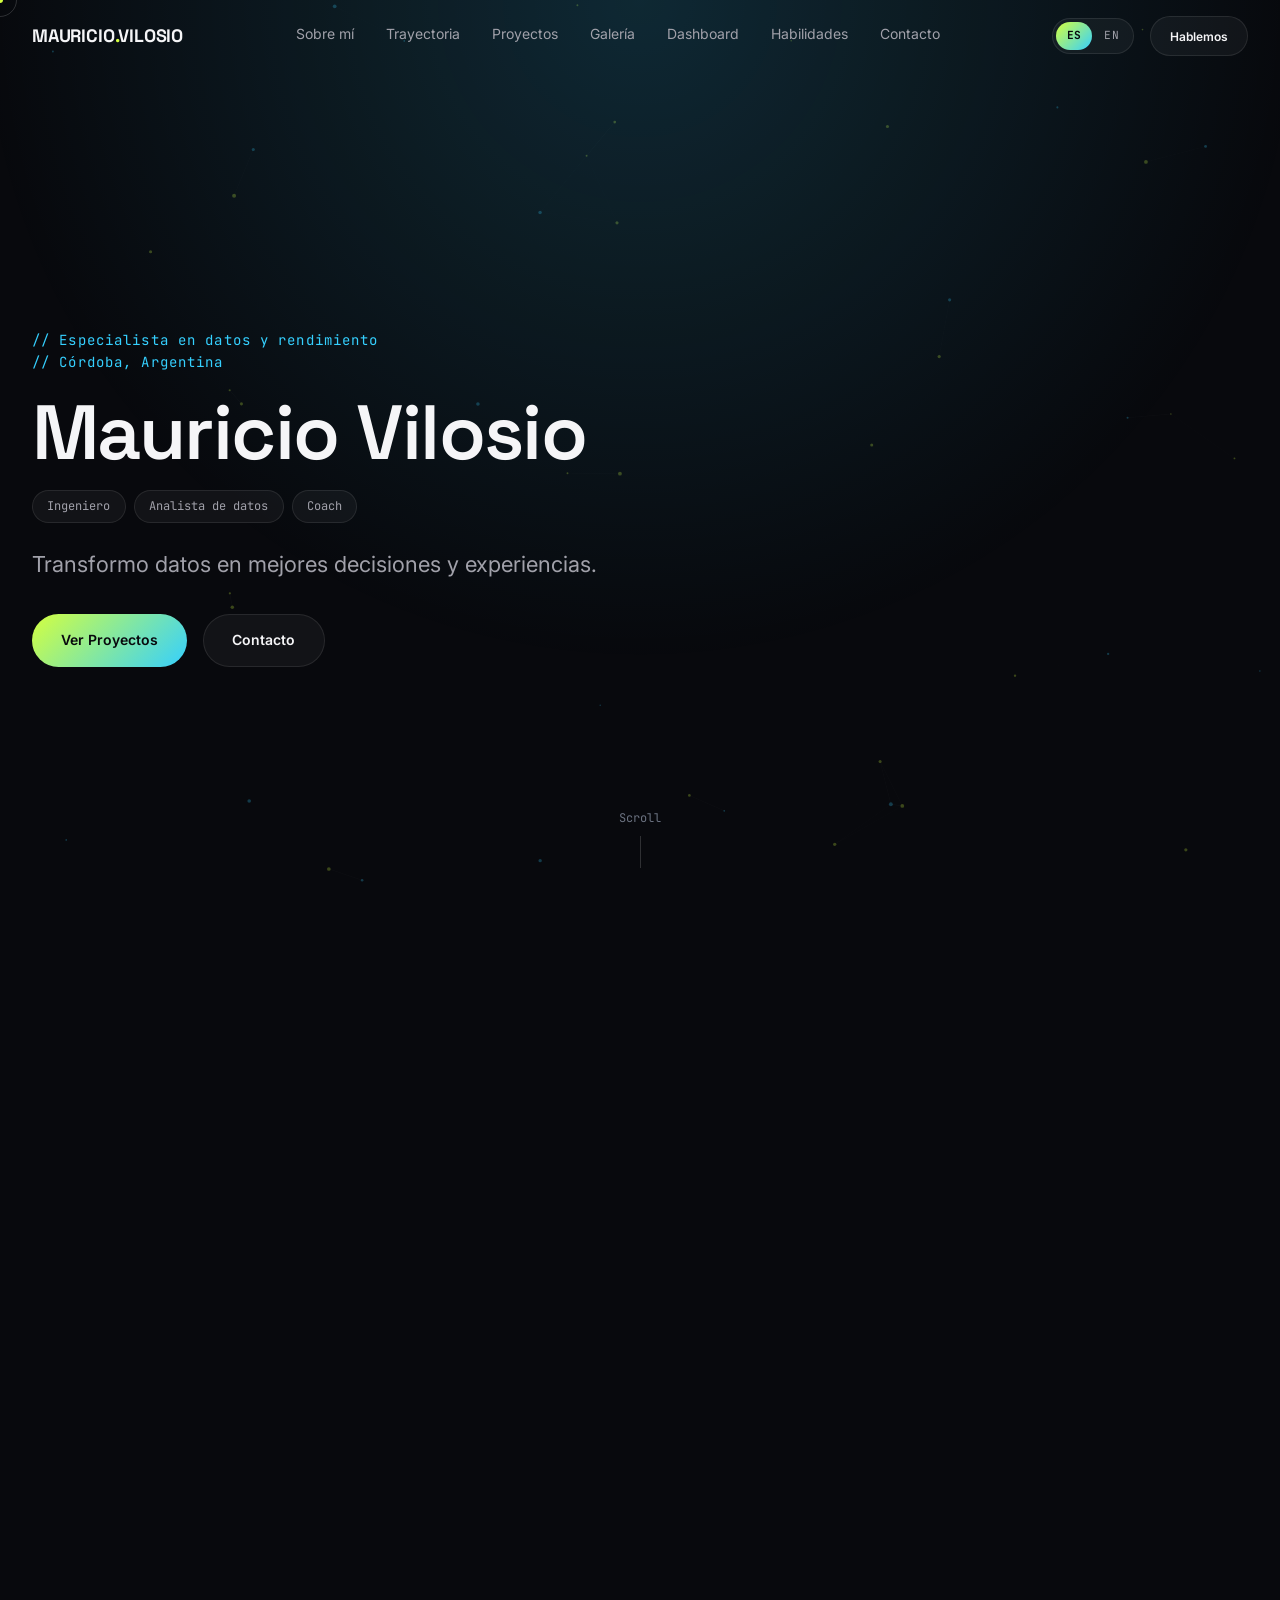
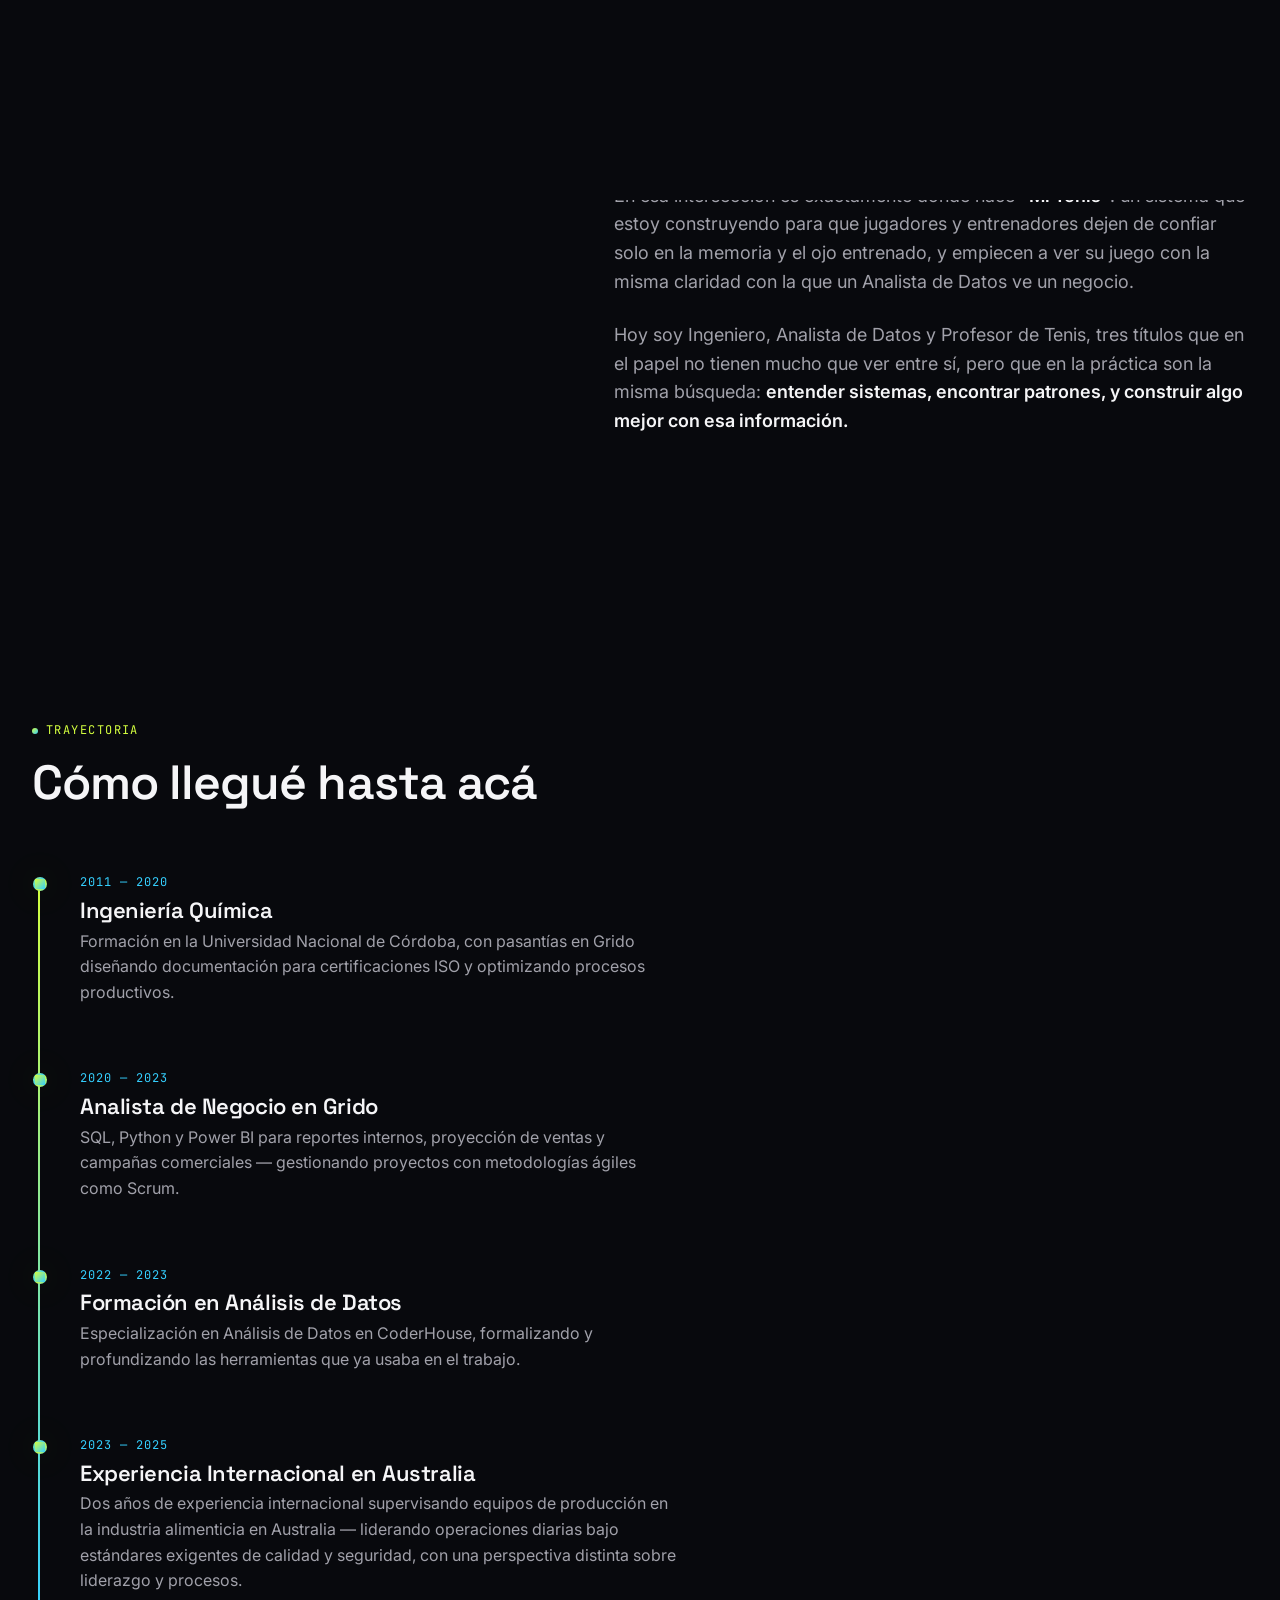
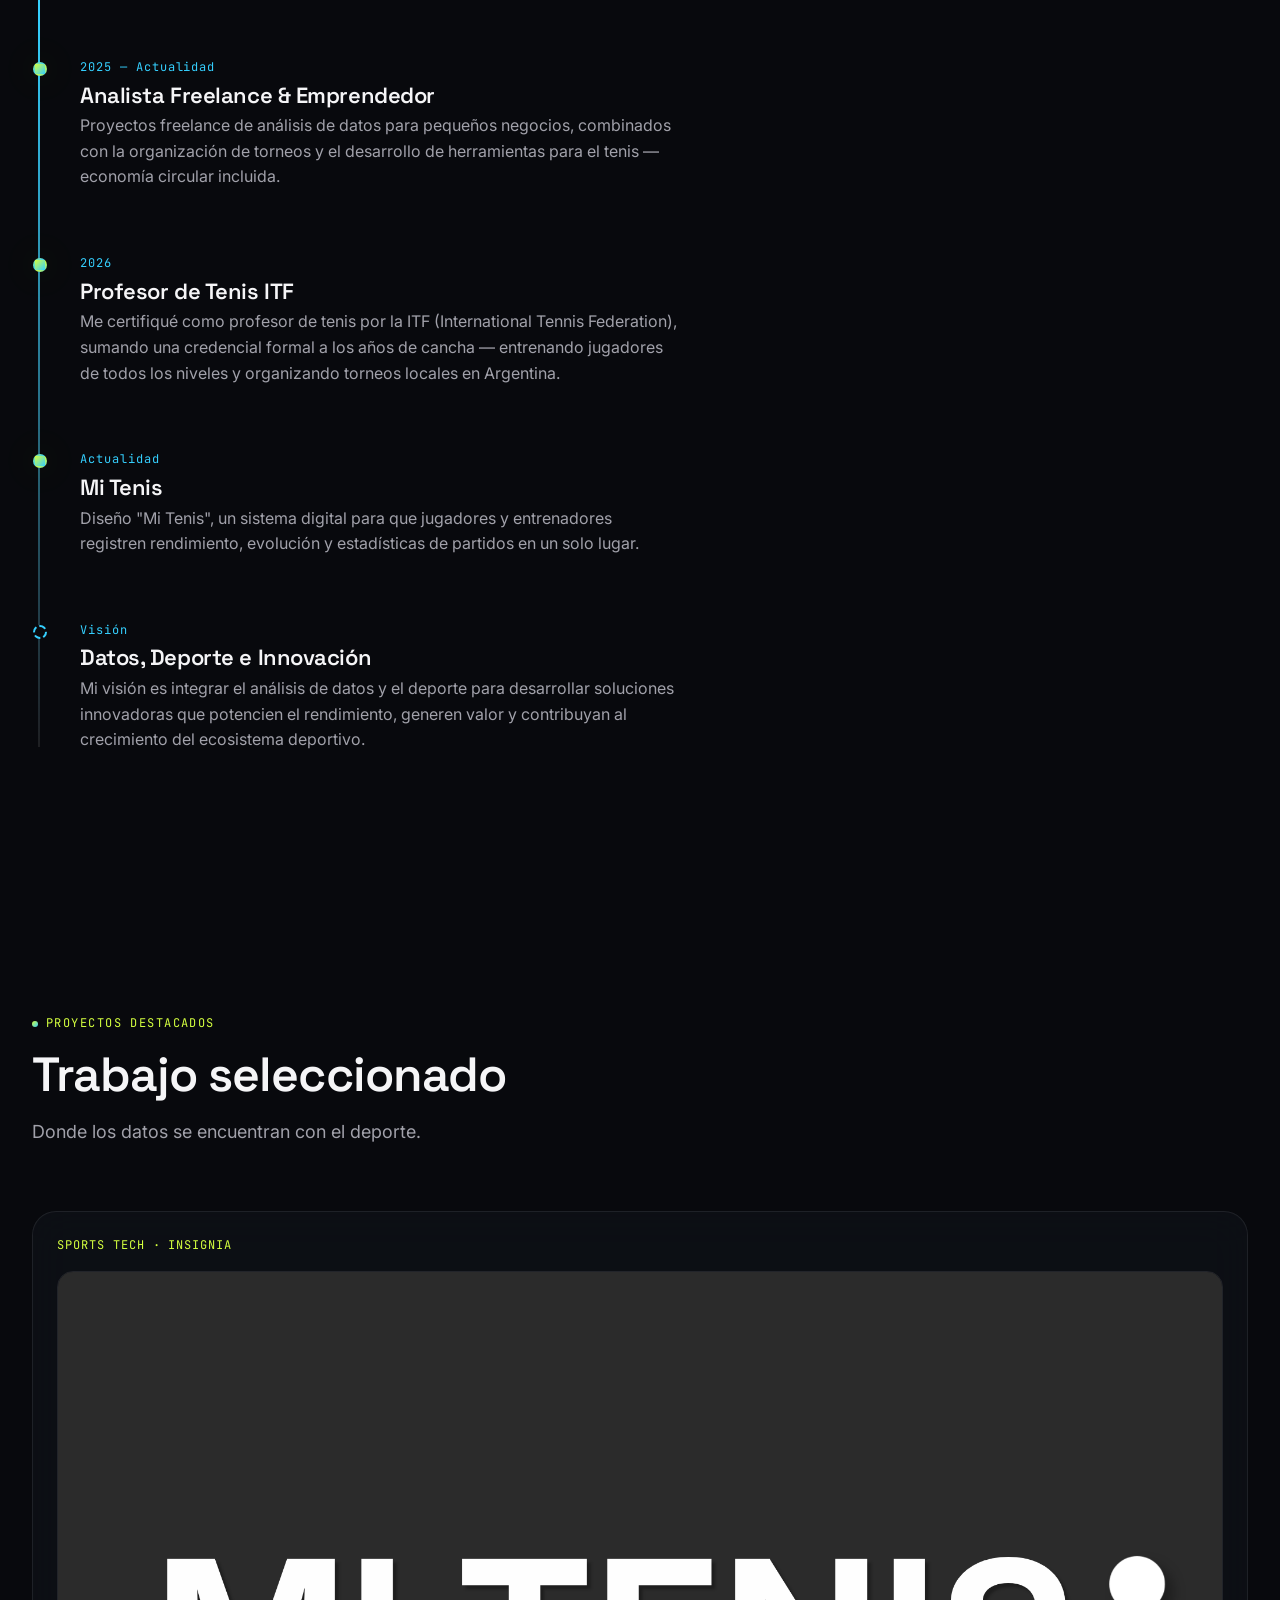
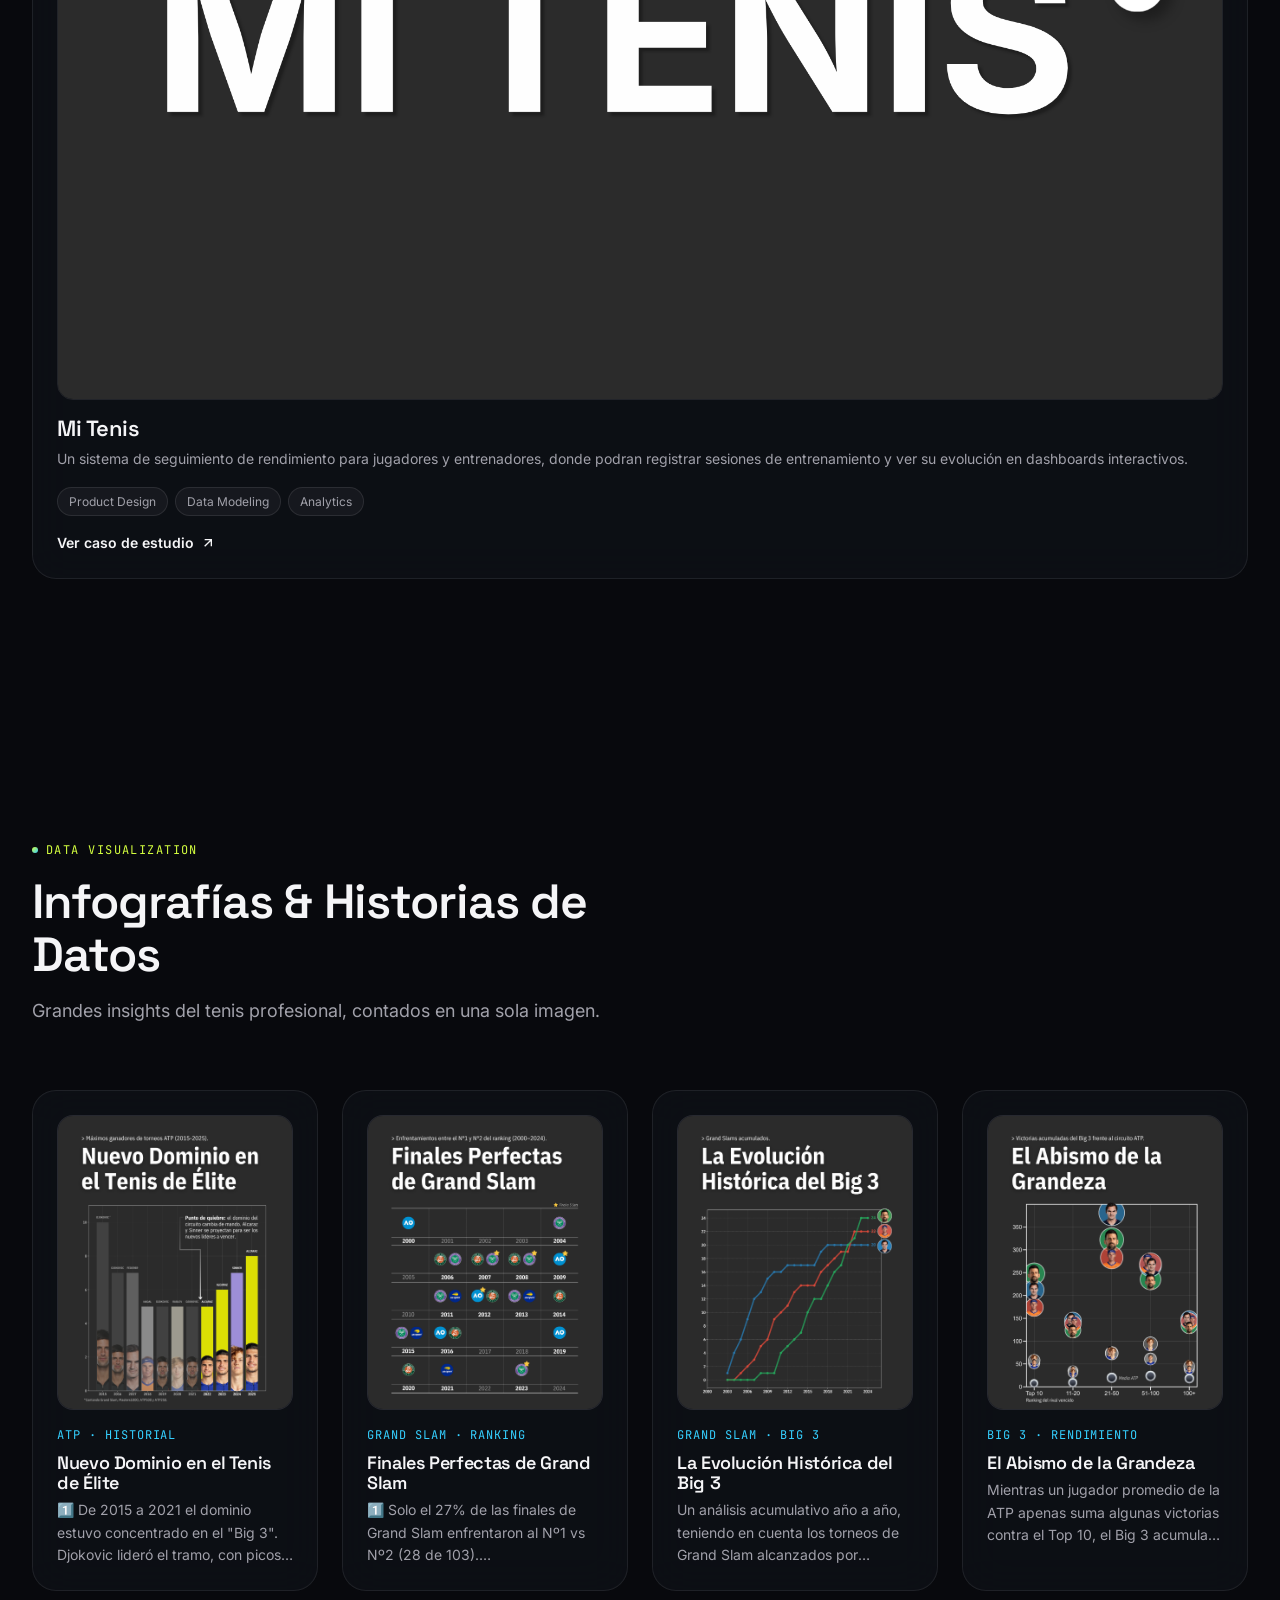
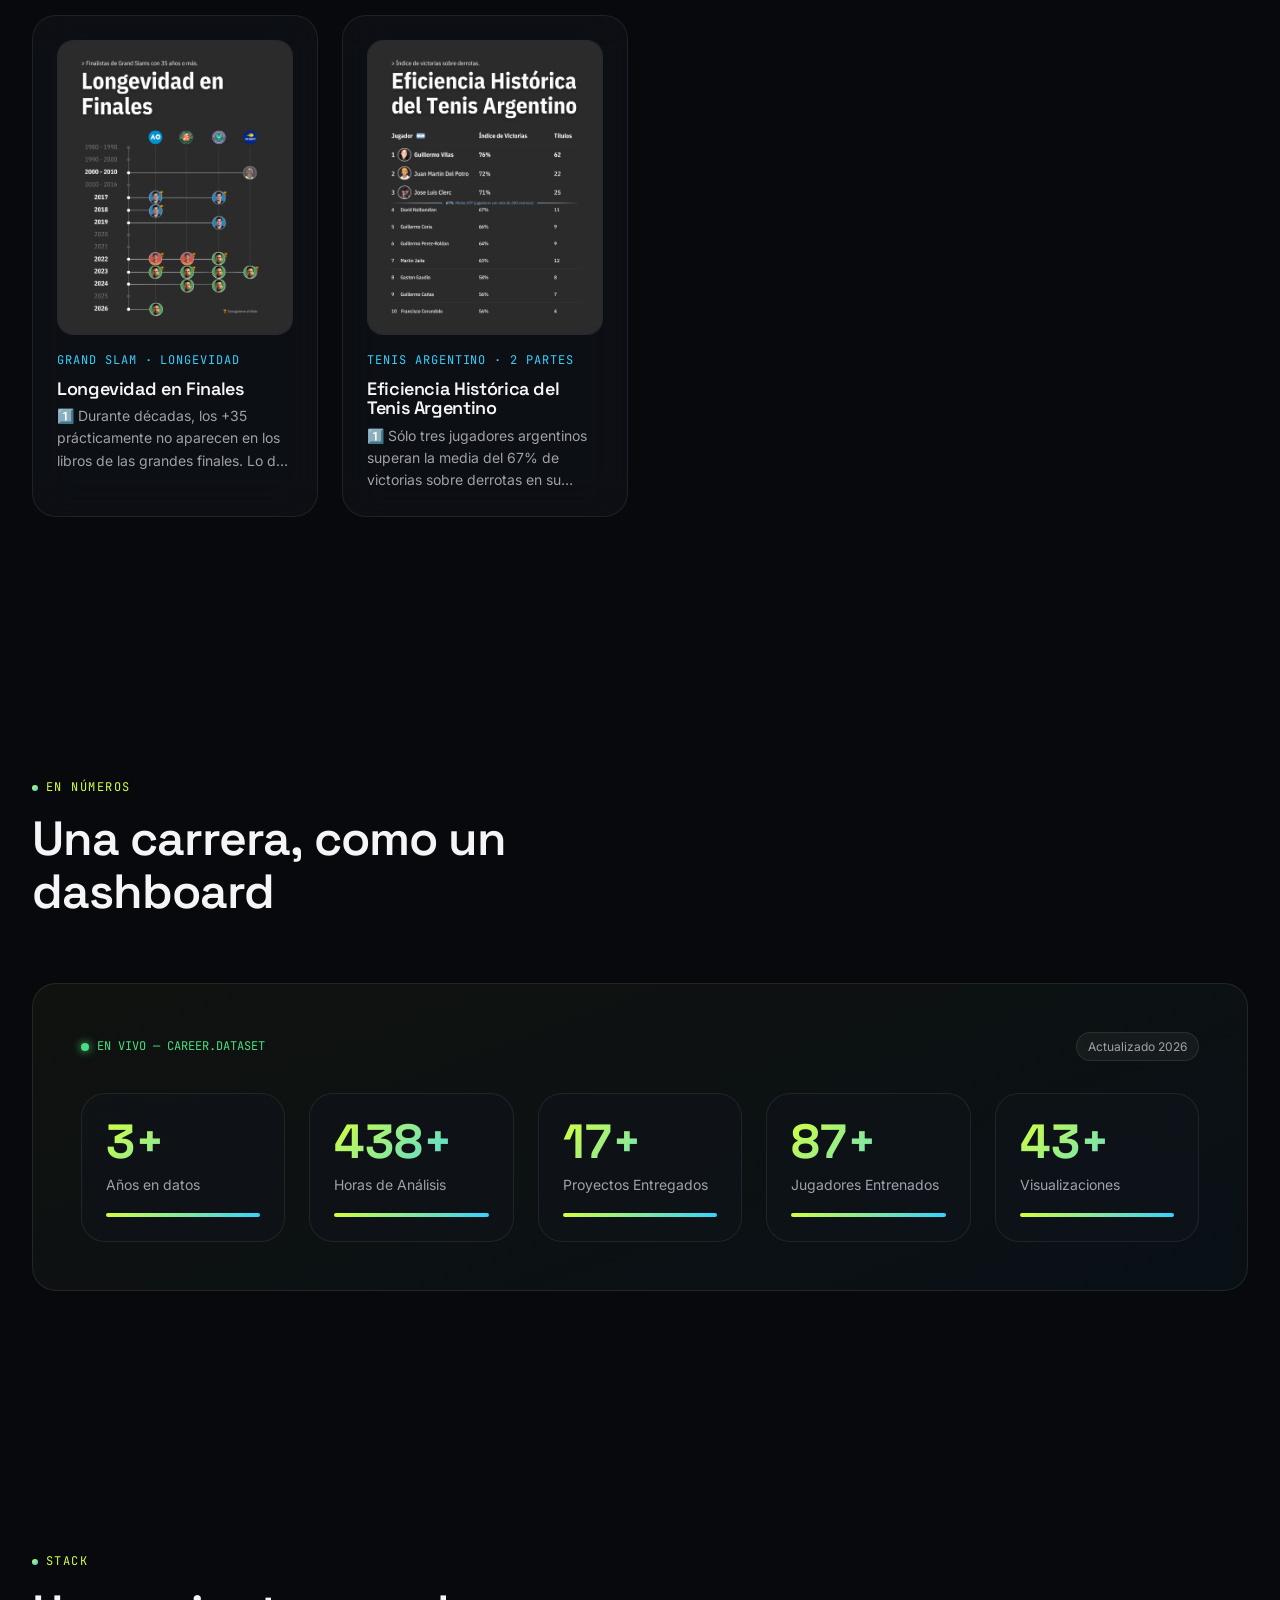
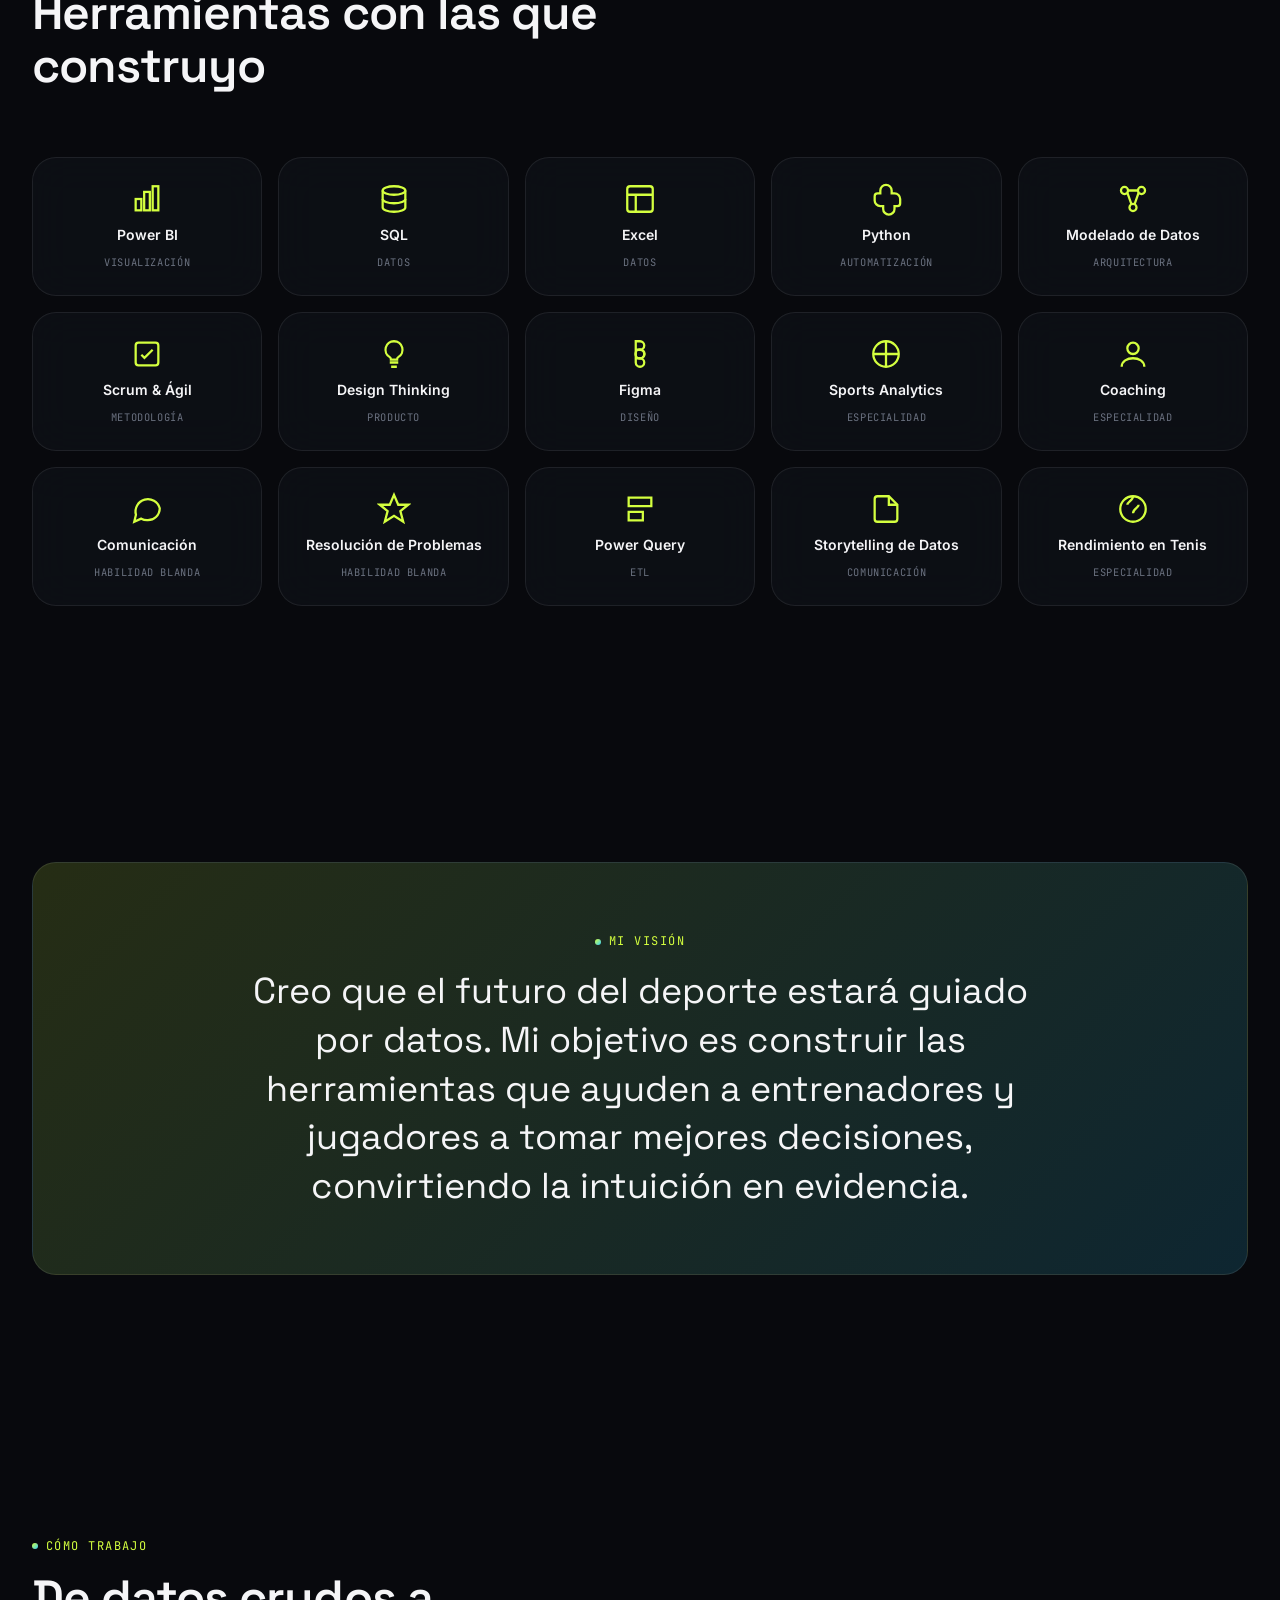
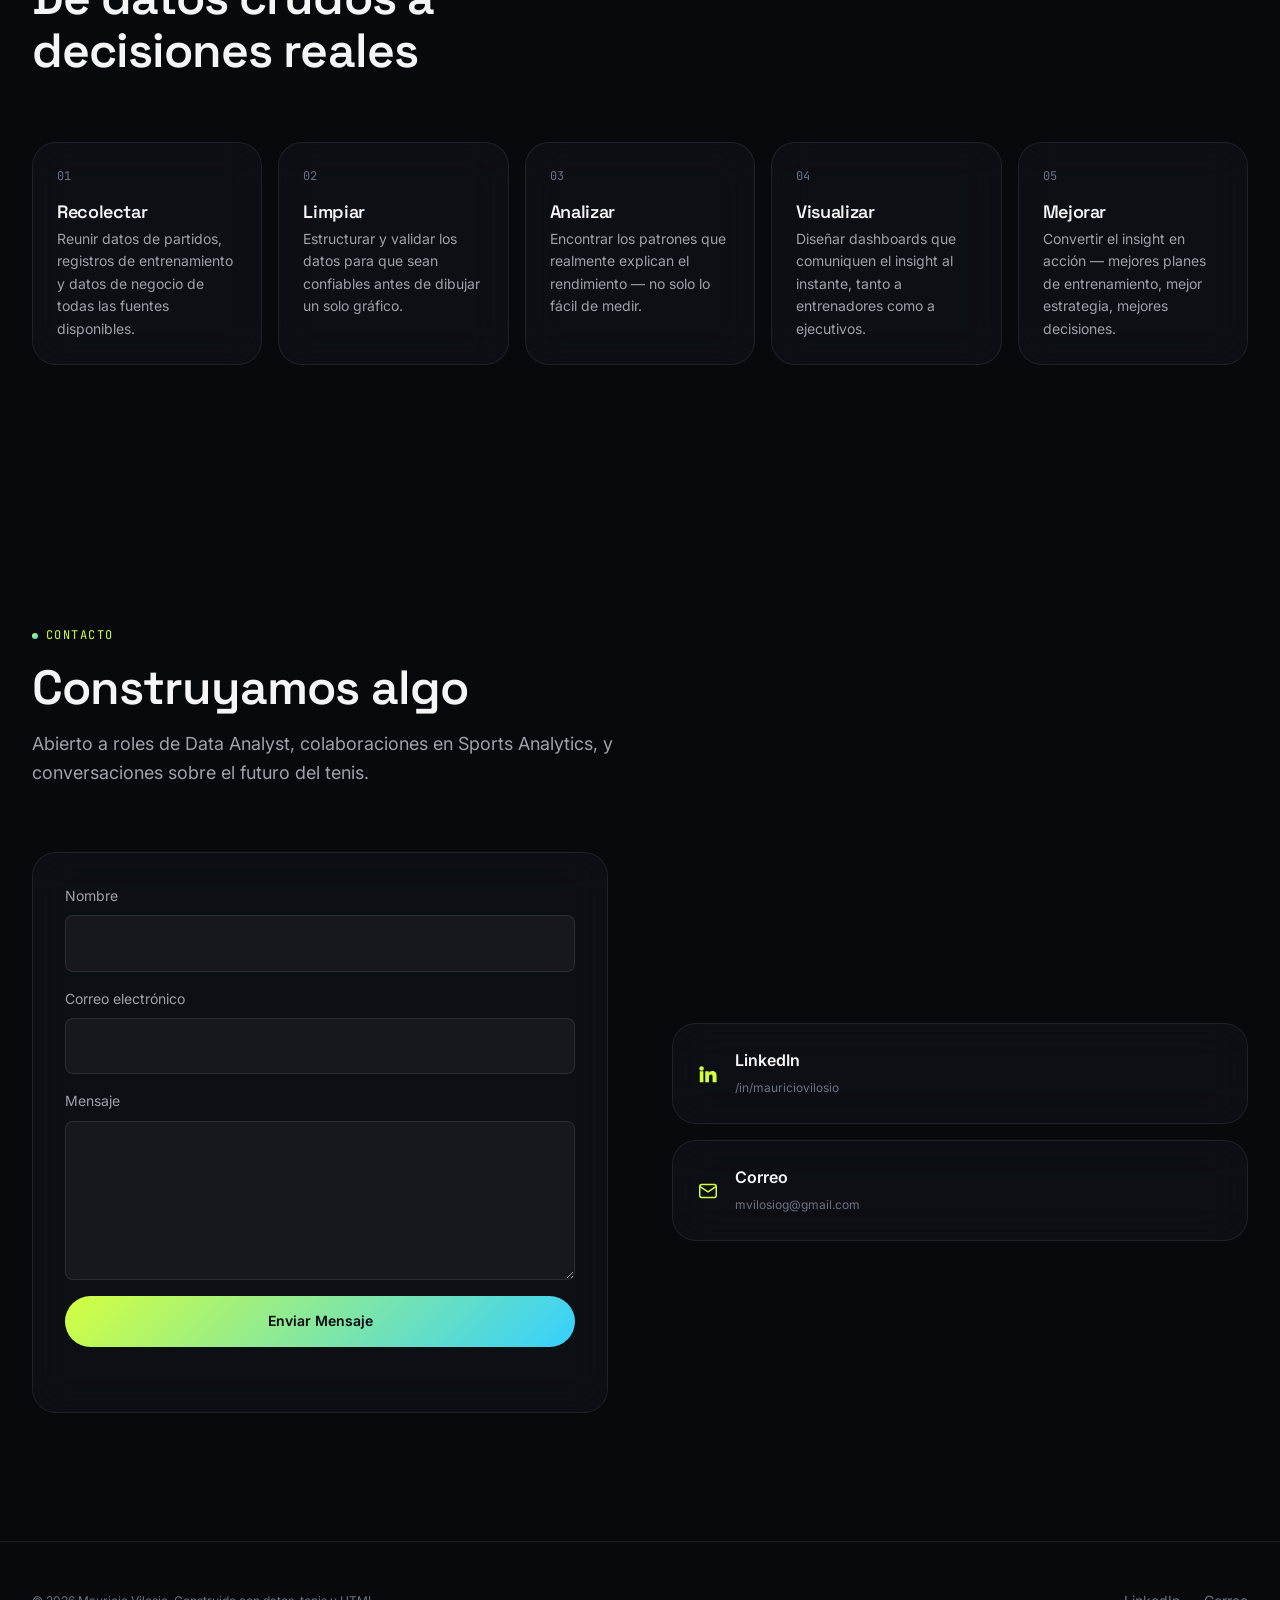
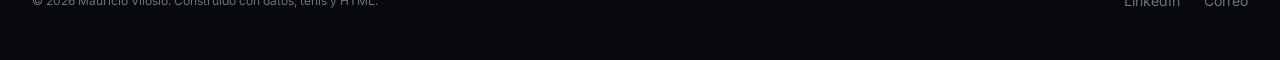
<file: index.html>
<!DOCTYPE html>
<html lang="es">
<head>
  <!-- Google tag (gtag.js) -->
  <script async src="https://www.googletagmanager.com/gtag/js?id=G-2JZ20VFDZV"></script>
  <script>
    window.dataLayer = window.dataLayer || [];
    function gtag(){dataLayer.push(arguments);}
    gtag("js", new Date());
    gtag("config", "G-2JZ20VFDZV");
  </script>
  <meta charset="UTF-8" />
  <meta name="viewport" content="width=device-width, initial-scale=1.0" />
  <title>Mauricio Vilosio — Data Analyst &amp; Sports Analytics</title>
  <meta name="description" content="Mauricio Vilosio: Ingeniero Químico y Data Analyst que transforma datos en mejores decisiones, mejor rendimiento y mejores experiencias — combinando Data Analytics y Tenis a través de Sports Analytics, coaching y 'Mi Tenis'." />
  <meta name="keywords" content="Data Analyst, Sports Analytics, Tennis Performance, Power BI, SQL, Data Visualization, Mi Tenis, Mauricio Vilosio" />
  <meta name="author" content="Mauricio Vilosio" />

  <!-- Open Graph / social preview -->
  <meta property="og:type" content="website" />
  <meta property="og:title" content="Mauricio Vilosio — Data Analyst & Sports Analytics" />
  <meta property="og:description" content="Transformo datos en mejores decisiones y experiencias." />
  <meta name="twitter:card" content="summary" />

  <link rel="icon" type="image/svg+xml" href="assets/favicon.svg" />
  <link rel="canonical" href="https://mauriciovilosio.github.io/portfolio/" />

  <!-- Fonts -->
  <link rel="preconnect" href="https://fonts.googleapis.com" />
  <link rel="preconnect" href="https://fonts.gstatic.com" crossorigin />
  <link href="https://fonts.googleapis.com/css2?family=Space+Grotesk:wght@500;600;700&family=Inter:wght@400;500;600;700&family=JetBrains+Mono:wght@400;500&display=swap" rel="stylesheet" />

  <!-- Styles (order matters: tokens -> base -> components -> animation -> responsive) -->
  <link rel="stylesheet" href="css/variables.css?v=20260821" />
  <link rel="stylesheet" href="css/base.css?v=20260821" />
  <link rel="stylesheet" href="css/components.css?v=20260821" />
  <link rel="stylesheet" href="css/animations.css?v=20260821" />
  <link rel="stylesheet" href="css/responsive.css?v=20260821" />
</head>
<body>
  <a href="#main" class="skip-link">Saltar al contenido</a>
  <canvas id="particles-canvas" aria-hidden="true"></canvas>

  <!-- ============================= NAV ============================= -->
  <header class="nav" data-aos>
    <div class="container nav__inner">
      <a href="#hero" class="nav__logo">MAURICIO<span>.</span>VILOSIO</a>
      <nav class="nav__links" aria-label="Primary">
        <a href="#about" data-i18n="nav.about">Sobre mí</a>
        <a href="#timeline" data-i18n="nav.journey">Trayectoria</a>
        <a href="#projects" data-i18n="nav.projects">Proyectos</a>
        <a href="#gallery" data-i18n="nav.gallery">Galería</a>
        <a href="#dashboard" data-i18n="nav.dashboard">Dashboard</a>
        <a href="#skills" data-i18n="nav.skills">Habilidades</a>
        <a href="#contact" data-i18n="nav.contact">Contacto</a>
      </nav>
      <div class="nav__actions">
        <div class="lang-switch" role="group" aria-label="Language / Idioma">
          <button type="button" class="lang-switch__btn" data-lang="es">ES</button>
          <button type="button" class="lang-switch__btn" data-lang="en">EN</button>
        </div>
        <a href="#contact" class="btn btn--secondary btn--sm" data-i18n="nav.cta">Hablemos</a>
        <button class="nav__toggle" aria-label="Toggle menu" aria-expanded="false">
          <span></span><span></span><span></span>
        </button>
      </div>
    </div>
  </header>

  <main id="main">
    <!-- ============================= HERO ============================= -->
    <section class="hero" id="hero">
      <div class="container hero__grid">
        <div class="hero__copy">
          <p class="hero__eyebrow" data-i18n-html="hero.eyebrow">// Especialista en datos y rendimiento<br />// Córdoba, Argentina</p>
          <h1 class="hero__title">Mauricio Vilosio</h1>
          <div class="hero__roles">
            <span class="role-pill" data-i18n="hero.role1">Ingeniero</span>
            <span class="role-pill" data-i18n="hero.role2">Analista de datos</span>
            <span class="role-pill" data-i18n="hero.role3">Coach</span>
          </div>
          <p class="hero__subtitle" data-i18n="hero.subtitle">Transformo datos en mejores decisiones y experiencias.</p>
          <div class="hero__actions">
            <a href="#projects" class="btn btn--primary" data-i18n="hero.btnProjects">Ver Proyectos</a>
            <a href="#contact" class="btn btn--secondary" data-i18n="hero.btnContact">Contacto</a>
          </div>
        </div>
      </div>
      <div class="hero__scroll-cue"><span data-i18n="hero.scroll">Scroll</span><span class="line"></span></div>
    </section>

    <!-- ============================= ABOUT ============================= -->
    <section class="section" id="about">
      <div class="container about__layout">
        <div class="section-header reveal">
          <p class="eyebrow" data-i18n="about.eyebrow">Sobre mí</p>
          <h2 class="section-title" data-i18n-html="about.title">De las planillas<br />a la cancha.</h2>
        </div>
        <div class="about__story">
          <p class="reveal" data-i18n-html="about.p1">Me recibí de <strong>Ingeniero Químico</strong> en la Universidad Nacional de Córdoba. Me daba mucha curiosidad y quería entender cómo funcionaban los sistemas complejos y el origen de las cosas. Salí de la carrera con algo más útil que un título: la costumbre de pensar en <strong>procesos, causas y mejora continua.</strong></p>
          <p class="reveal" data-i18n-html="about.p2">Esa costumbre terminó llevándome al mundo de los datos. Durante mi paso por Grido, primero en Ingeniería, después como <strong>Analista de Negocio</strong>, pasé de optimizar líneas de producción a optimizar decisiones de negocio con <strong>SQL, Python y Power BI</strong>. Una desafiante combinación entre análisis y liderazgo.</p>
          <p class="reveal" data-i18n-html="about.p3">Después crucé el mundo: viví dos años en <strong>Australia</strong>. Una experiencia de otro tipo, con exposición a entornos operativos de alta demanda (en campos de algodón y fábricas), supervisando equipos y resolviendo problemas en otro idioma.</p>
          <p class="reveal" data-i18n-html="about.p4">En 2026 cerré un círculo distinto: me certifiqué como <strong>profesor de tenis por la ITF</strong> (International Tennis Federation). Llevaba años jugando y practicando, y en la búsqueda por mejorar, encontré en este desafío la manera ideal de transmitir conocimientos y, a la vez, mejorar mis habilidades.</p>
          <p class="reveal" data-i18n-html="about.p5">Actualmente estoy en la búsqueda de conectar los tres mundos: <strong>la ingeniería, el análisis de datos y el tenis</strong>. Mi objetivo es aplicar la misma rigurosidad que aplico en la mejora de procesos, pero en el mundo del deporte.</p>
          <p class="reveal" data-i18n-html="about.p6">En esa intersección es exactamente donde nace <strong>"Mi Tenis"</strong>: un sistema que estoy construyendo para que jugadores y entrenadores dejen de confiar solo en la memoria y el ojo entrenado, y empiecen a ver su juego con la misma claridad con la que un Analista de Datos ve un negocio.</p>
          <p class="reveal" data-i18n-html="about.p7">Hoy soy Ingeniero, Analista de Datos y Profesor de Tenis, tres títulos que en el papel no tienen mucho que ver entre sí, pero que en la práctica son la misma búsqueda: <strong>entender sistemas, encontrar patrones, y construir algo mejor con esa información.</strong></p>        </div>
      </div>
    </section>

    <!-- ============================= TIMELINE ============================= -->
    <section class="section" id="timeline">
      <div class="container">
        <div class="section-header reveal">
          <p class="eyebrow" data-i18n="timeline.eyebrow">Trayectoria</p>
          <h2 class="section-title" data-i18n="timeline.title">Cómo llegué hasta acá</h2>
        </div>

        <div class="timeline">
          <div class="timeline__item is-active reveal">
            <span class="timeline__dot"></span>
            <p class="timeline__year" data-i18n="timeline.item1.year">2011 — 2020</p>
            <h3 class="timeline__title" data-i18n="timeline.item1.title">Ingeniería Química</h3>
            <p class="timeline__desc" data-i18n="timeline.item1.desc">Formación en la Universidad Nacional de Córdoba, con pasantías en Grido diseñando documentación para certificaciones ISO y optimizando procesos productivos.</p>
          </div>
          <div class="timeline__item is-active reveal">
            <span class="timeline__dot"></span>
            <p class="timeline__year" data-i18n="timeline.item2.year">2020 — 2023</p>
            <h3 class="timeline__title" data-i18n="timeline.item2.title">Analista de Negocio en Grido</h3>
            <p class="timeline__desc" data-i18n="timeline.item2.desc">SQL, Python y Power BI para reportes internos, proyección de ventas y campañas comerciales — gestionando proyectos con metodologías ágiles como Scrum.</p>
          </div>
          <div class="timeline__item is-active reveal">
            <span class="timeline__dot"></span>
            <p class="timeline__year" data-i18n="timeline.item3.year">2022 — 2023</p>
            <h3 class="timeline__title" data-i18n="timeline.item3.title">Formación en Análisis de Datos</h3>
            <p class="timeline__desc" data-i18n="timeline.item3.desc">Especialización en Análisis de Datos en CoderHouse, formalizando y profundizando las herramientas que ya usaba en el trabajo.</p>
          </div>
          <div class="timeline__item is-active reveal">
            <span class="timeline__dot"></span>
            <p class="timeline__year" data-i18n="timeline.item4.year">2023 — 2025</p>
            <h3 class="timeline__title" data-i18n="timeline.item4.title">Experiencia Internacional en Australia</h3>
            <p class="timeline__desc" data-i18n="timeline.item4.desc">Dos años de experiencia internacional supervisando equipos de producción en la industria alimenticia en Australia — liderando operaciones diarias bajo estándares exigentes de calidad y seguridad, con una perspectiva distinta sobre liderazgo y procesos.</p>
          </div>
          <div class="timeline__item is-active reveal">
            <span class="timeline__dot"></span>
            <p class="timeline__year" data-i18n="timeline.item5.year">2025 — Actualidad</p>
            <h3 class="timeline__title" data-i18n="timeline.item5.title">Analista Freelance &amp; Emprendedor</h3>
            <p class="timeline__desc" data-i18n="timeline.item5.desc">Proyectos freelance de análisis de datos para pequeños negocios, combinados con la organización de torneos y el desarrollo de herramientas para el tenis — economía circular incluida.</p>
          </div>
          <div class="timeline__item is-active reveal">
            <span class="timeline__dot"></span>
            <p class="timeline__year" data-i18n="timeline.item6.year">2026</p>
            <h3 class="timeline__title" data-i18n="timeline.item6.title">Profesor de Tenis ITF</h3>
            <p class="timeline__desc" data-i18n="timeline.item6.desc">Me certifiqué como profesor de tenis por la ITF (International Tennis Federation), sumando una credencial formal a los años de cancha — entrenando jugadores de todos los niveles y organizando torneos locales en Argentina.</p>
          </div>
          <div class="timeline__item is-active reveal">
            <span class="timeline__dot"></span>
            <p class="timeline__year" data-i18n="timeline.item7.year">Actualidad</p>
            <h3 class="timeline__title" data-i18n="timeline.item7.title">Mi Tenis</h3>
            <p class="timeline__desc" data-i18n="timeline.item7.desc">Diseño "Mi Tenis", un sistema digital para que jugadores y entrenadores registren rendimiento, evolución y estadísticas de partidos en un solo lugar.</p>
          </div>
          <div class="timeline__item timeline__item--future reveal">
            <span class="timeline__dot"></span>
            <p class="timeline__year" data-i18n="timeline.item8.year">Visión</p>
            <h3 class="timeline__title" data-i18n="timeline.item8.title">Datos, Deporte e Innovación</h3>
            <p class="timeline__desc" data-i18n="timeline.item8.desc">Mi visión es integrar el análisis de datos y el deporte para desarrollar soluciones innovadoras que potencien el rendimiento, generen valor y contribuyan al crecimiento del ecosistema deportivo.</p>
          </div>
        </div>
      </div>
    </section>

    <!-- ============================= FEATURED PROJECTS ============================= -->
    <section class="section" id="projects">
      <div class="container">
        <div class="section-header reveal">
          <p class="eyebrow" data-i18n="projects.eyebrow">Proyectos Destacados</p>
          <h2 class="section-title" data-i18n="projects.title">Trabajo seleccionado</h2>
          <p class="section-subtitle" data-i18n="projects.subtitle">Donde los datos se encuentran con el deporte.</p>
        </div>

        <div class="projects-grid">
          <a class="glass-card project-card reveal" href="projects/mi-tenis.html" data-transition>
            <p class="project-card__tag" data-i18n="proj.mitenis.tag">Sports Tech · Insignia</p>
            <div class="project-card__media"><img src="assets/images/mitenis-cover.png?v=20260821" alt="Vista previa de Mi Tenis" loading="lazy" /></div>
            <h3 class="project-card__title">Mi Tenis</h3>
            <p class="project-card__desc" data-i18n="proj.mitenis.desc">Un sistema de seguimiento de rendimiento para jugadores y entrenadores, donde podran registrar sesiones de entrenamiento y ver su evolución en dashboards interactivos.</p>
            <div class="project-card__stack"><span class="chip">Product Design</span><span class="chip">Data Modeling</span><span class="chip">Analytics</span></div>
            <span class="project-card__link" data-i18n="projects.viewCase">Ver caso de estudio <svg viewBox="0 0 24 24" fill="none" stroke="currentColor" stroke-width="2"><path d="M7 17 17 7M7 7h10v10"/></svg></span>
          </a>
        </div>
      </div>
    </section>

    <!-- ============================= GALLERY / DATA VIZ ============================= -->
    <section class="section" id="gallery">
      <div class="container">
        <div class="section-header reveal">
          <p class="eyebrow" data-i18n="gallery.eyebrow">Data Visualization</p>
          <h2 class="section-title" data-i18n="gallery.title">Infografías &amp; Historias de Datos</h2>
          <p class="section-subtitle" data-i18n="gallery.subtitle">Grandes insights del tenis profesional, contados en una sola imagen.</p>
        </div>

        <div class="showcase-grid">
          <button type="button" class="glass-card showcase-card reveal" data-lightbox-trigger data-img="assets/images/gallery/nuevo-dominio-circuito-atp.png">
            <div class="showcase-card__media"><img src="assets/images/gallery/nuevo-dominio-circuito-atp.png" alt="Nuevo Dominio en el Tenis de Élite" loading="lazy" /></div>
            <p class="showcase-card__tag" data-i18n="gallery.item1.tag">ATP · Historial</p>
            <h3 class="showcase-card__title" data-i18n="gallery.item1.title">Nuevo Dominio en el Tenis de Élite</h3>
            <p class="showcase-card__desc" data-i18n-html="gallery.item1.desc">1️⃣ De 2015 a 2021 el dominio estuvo concentrado en el "Big 3". Djokovic lideró el tramo, con picos muy marcados e inalcanzables.<br /><br />2️⃣ Desde 2022 cambia la tendencia: aparece una nueva generación y los títulos empiezan a repartirse distinto.<br /><br />3️⃣ Alcaraz y Sinner marcan el nuevo ritmo. Los números muestran un recambio claro en la cima del circuito.</p>
          </button>
          <button type="button" class="glass-card showcase-card reveal" data-lightbox-trigger data-img="assets/images/gallery/finales-gs-1-vs-2.png">
            <div class="showcase-card__media"><img src="assets/images/gallery/finales-gs-1-vs-2.png" alt="Finales Perfectas de Grand Slam" loading="lazy" /></div>
            <p class="showcase-card__tag" data-i18n="gallery.item2.tag">Grand Slam · Ranking</p>
            <h3 class="showcase-card__title" data-i18n="gallery.item2.title">Finales Perfectas de Grand Slam</h3>
            <p class="showcase-card__desc" data-i18n-html="gallery.item2.desc">1️⃣ Solo el 27% de las finales de Grand Slam enfrentaron al Nº1 vs Nº2 (28 de 103).<br /><br />2️⃣ Wimbledon (9) y Roland Garros (8) son los escenarios más recurrentes para las grandes finales.<br /><br />3️⃣ Solo 8 jugadores participaron en este tipo de finales en todo el siglo. El pico se concentra entre 2006 y 2016, con Federer, Nadal y Djokovic dominando el circuito.</p>
          </button>
          <button type="button" class="glass-card showcase-card reveal" data-lightbox-trigger data-img="assets/images/gallery/evolucion-big-3.png">
            <div class="showcase-card__media"><img src="assets/images/gallery/evolucion-big-3.png" alt="La Evolución Histórica del Big 3" loading="lazy" /></div>
            <p class="showcase-card__tag" data-i18n="gallery.item3.tag">Grand Slam · Big 3</p>
            <h3 class="showcase-card__title" data-i18n="gallery.item3.title">La Evolución Histórica del Big 3</h3>
            <p class="showcase-card__desc" data-i18n="gallery.item3.desc">Un análisis acumulativo año a año, teniendo en cuenta los torneos de Grand Slam alcanzados por Federer, Nadal y Djokovic, en toda su carrera.</p>
          </button>
          <button type="button" class="glass-card showcase-card reveal" data-lightbox-trigger data-img="assets/images/gallery/victorias-top10.png">
            <div class="showcase-card__media"><img src="assets/images/gallery/victorias-top10.png" alt="El Abismo de la Grandeza" loading="lazy" /></div>
            <p class="showcase-card__tag" data-i18n="gallery.item4.tag">Big 3 · Rendimiento</p>
            <h3 class="showcase-card__title" data-i18n="gallery.item4.title">El Abismo de la Grandeza</h3>
            <p class="showcase-card__desc" data-i18n="gallery.item4.desc">Mientras un jugador promedio de la ATP apenas suma algunas victorias contra el Top 10, el Big 3 acumula un % de victorias 15 veces superior a la media.</p>
          </button>
          <button type="button" class="glass-card showcase-card reveal" data-lightbox-trigger data-img="assets/images/gallery/finalistas-mas-35.png">
            <div class="showcase-card__media"><img src="assets/images/gallery/finalistas-mas-35.png" alt="Longevidad en Finales" loading="lazy" /></div>
            <p class="showcase-card__tag" data-i18n="gallery.item5.tag">Grand Slam · Longevidad</p>
            <h3 class="showcase-card__title" data-i18n="gallery.item5.title">Longevidad en Finales</h3>
            <p class="showcase-card__desc" data-i18n-html="gallery.item5.desc">1️⃣ Durante décadas, los +35 prácticamente no aparecen en los libros de las grandes finales. Lo de Agassi termina quedando como una excepción aislada.<br /><br />2️⃣ En 2017, Federer cambia la foto. No fue solo volver a una final, fue volver a instalar la idea de que la edad ya no marcaba el límite.<br /><br />3️⃣ Djokovic termina de cambiar la historia. No entra una vez, se mantiene, incluso con más continuidad que Nadal. La longevidad dejó de ser noticia y empezó a ser quizás un patrón.</p>
          </button>
          <button type="button" class="glass-card showcase-card reveal" data-lightbox-trigger data-img="assets/images/gallery/victorias-argentinos-1.png, assets/images/gallery/victorias-argentinos-2.png">
            <div class="showcase-card__media"><img src="assets/images/gallery/victorias-argentinos-1.png" alt="Eficiencia Histórica del Tenis Argentino" loading="lazy" /></div>
            <p class="showcase-card__tag" data-i18n="gallery.item6.tag">Tenis Argentino · 2 partes</p>
            <h3 class="showcase-card__title" data-i18n="gallery.item6.title">Eficiencia Histórica del Tenis Argentino</h3>
            <p class="showcase-card__desc" data-i18n-html="gallery.item6.desc">1️⃣ Sólo tres jugadores argentinos superan la media del 67% de victorias sobre derrotas en su carrera.<br /><br />2️⃣ Del Potro es el argentino que mejor combinó consistencia y capacidad de competir contra el Top 10.<br /><br />3️⃣ Argentina siempre tuvo jugadores muy buenos y competitivos, pero ganarle de manera constante a los mejores del mundo sigue siendo el paso más difícil.</p>
          </button>
        </div>
      </div>
    </section>

    <!-- ============================= DASHBOARD / KPIs ============================= -->
    <section class="section" id="dashboard">
      <div class="container">
        <div class="section-header reveal">
          <p class="eyebrow" data-i18n="dashboard.eyebrow">En números</p>
          <h2 class="section-title" data-i18n="dashboard.title">Una carrera, como un dashboard</h2>
        </div>

        <div class="dashboard reveal">
          <div class="dashboard__header">
            <span class="dashboard__status"><span class="dot"></span> <span data-i18n="dashboard.live">EN VIVO — CAREER.DATASET</span></span>
            <span class="chip" data-i18n="dashboard.updated">Actualizado 2026</span>
          </div>
          <div class="kpi-grid">
            <div class="glass-card kpi-card">
              <p class="kpi-card__value" data-target="4" data-suffix="+">0</p>
              <p class="kpi-card__label" data-i18n="kpi.years">Años en datos</p>
              <div class="kpi-card__bar"><span></span></div>
            </div>
            <div class="glass-card kpi-card">
              <p class="kpi-card__value" data-target="500" data-suffix="+">0</p>
              <p class="kpi-card__label" data-i18n="kpi.hours">Horas de Análisis</p>
              <div class="kpi-card__bar"><span></span></div>
            </div>
            <div class="glass-card kpi-card">
              <p class="kpi-card__value" data-target="20" data-suffix="+">0</p>
              <p class="kpi-card__label" data-i18n="kpi.projects">Proyectos Entregados</p>
              <div class="kpi-card__bar"><span></span></div>
            </div>
            <div class="glass-card kpi-card">
              <p class="kpi-card__value" data-target="100" data-suffix="+">0</p>
              <p class="kpi-card__label" data-i18n="kpi.players">Jugadores Entrenados</p>
              <div class="kpi-card__bar"><span></span></div>
            </div>
            <div class="glass-card kpi-card">
              <p class="kpi-card__value" data-target="50" data-suffix="+">0</p>
              <p class="kpi-card__label" data-i18n="kpi.views">Visualizaciones</p>
              <div class="kpi-card__bar"><span></span></div>
            </div>
          </div>
        </div>
      </div>
    </section>

    <!-- ============================= SKILLS ============================= -->
    <section class="section" id="skills">
      <div class="container">
        <div class="section-header reveal">
          <p class="eyebrow" data-i18n="skills.eyebrow">Stack</p>
          <h2 class="section-title" data-i18n="skills.title">Herramientas con las que construyo</h2>
        </div>

        <div class="skills-grid">
          <div class="glass-card skill-card reveal">
            <svg class="skill-card__icon" viewBox="0 0 24 24" fill="none" stroke="currentColor" stroke-width="1.6"><rect x="4" y="12" width="4" height="8"/><rect x="10" y="7" width="4" height="13"/><rect x="16" y="3" width="4" height="17"/></svg>
            <p class="skill-card__name">Power BI</p><p class="skill-card__category" data-i18n="skill.cat.viz">Visualización</p>
          </div>
          <div class="glass-card skill-card reveal">
            <svg class="skill-card__icon" viewBox="0 0 24 24" fill="none" stroke="currentColor" stroke-width="1.6"><ellipse cx="12" cy="6" rx="8" ry="3"/><path d="M4 6v6c0 1.66 3.58 3 8 3s8-1.34 8-3V6"/><path d="M4 12v6c0 1.66 3.58 3 8 3s8-1.34 8-3v-6"/></svg>
            <p class="skill-card__name">SQL</p><p class="skill-card__category" data-i18n="skill.cat.data">Datos</p>
          </div>
          <div class="glass-card skill-card reveal">
            <svg class="skill-card__icon" viewBox="0 0 24 24" fill="none" stroke="currentColor" stroke-width="1.6"><rect x="3" y="3" width="18" height="18" rx="2"/><path d="M3 9h18M9 21V9"/></svg>
            <p class="skill-card__name">Excel</p><p class="skill-card__category" data-i18n="skill.cat.data">Datos</p>
          </div>
          <div class="glass-card skill-card reveal">
            <svg class="skill-card__icon" viewBox="0 0 24 24" fill="none" stroke="currentColor" stroke-width="1.6"><path d="M12 2a4 4 0 0 0-4 4v2H6a2 2 0 0 0-2 2v3a4 4 0 0 0 4 4h2v2a4 4 0 0 0 4 4 4 4 0 0 0 4-4v-2h2a2 2 0 0 0 2-2v-3a4 4 0 0 0-4-4h-2V6a4 4 0 0 0-4-4Z"/></svg>
            <p class="skill-card__name">Python</p><p class="skill-card__category" data-i18n="skill.cat.automation">Automatización</p>
          </div>
          <div class="glass-card skill-card reveal">
            <svg class="skill-card__icon" viewBox="0 0 24 24" fill="none" stroke="currentColor" stroke-width="1.6"><circle cx="6" cy="6" r="2.5"/><circle cx="18" cy="6" r="2.5"/><circle cx="12" cy="18" r="2.5"/><path d="M8 7.5 11 16M16 7.5 13 16M8.5 6h7"/></svg>
            <p class="skill-card__name" data-i18n="skill.dataModeling">Modelado de Datos</p><p class="skill-card__category" data-i18n="skill.cat.architecture">Arquitectura</p>
          </div>
          <div class="glass-card skill-card reveal">
            <svg class="skill-card__icon" viewBox="0 0 24 24" fill="none" stroke="currentColor" stroke-width="1.6"><rect x="4" y="4" width="16" height="16" rx="2"/><path d="M8 12.5l2.2 2.2L16 9"/></svg>
            <p class="skill-card__name" data-i18n="skill.scrum">Scrum &amp; Ágil</p><p class="skill-card__category" data-i18n="skill.cat.methodology">Metodología</p>
          </div>
          <div class="glass-card skill-card reveal">
            <svg class="skill-card__icon" viewBox="0 0 24 24" fill="none" stroke="currentColor" stroke-width="1.6"><path d="M9 18h6M10 21h4M12 3a6 6 0 0 0-3 11.2c.5.3.8.9.8 1.5v.3h4.4v-.3c0-.6.3-1.2.8-1.5A6 6 0 0 0 12 3Z"/></svg>
            <p class="skill-card__name">Design Thinking</p><p class="skill-card__category" data-i18n="skill.cat.product">Producto</p>
          </div>
          <div class="glass-card skill-card reveal">
            <svg class="skill-card__icon" viewBox="0 0 24 24" fill="none" stroke="currentColor" stroke-width="1.6"><circle cx="12" cy="12" r="3.2"/><path d="M9 3h3a3 3 0 0 1 0 6H9zM9 9h3a3 3 0 0 1 0 6H9zM9 15h3a3 3 0 1 1-3 3z"/></svg>
            <p class="skill-card__name">Figma</p><p class="skill-card__category" data-i18n="skill.cat.design">Diseño</p>
          </div>
          <div class="glass-card skill-card reveal">
            <svg class="skill-card__icon" viewBox="0 0 24 24" fill="none" stroke="currentColor" stroke-width="1.6"><circle cx="12" cy="12" r="9"/><path d="M12 3v18M3 12h18"/></svg>
            <p class="skill-card__name">Sports Analytics</p><p class="skill-card__category" data-i18n="skill.cat.domain">Especialidad</p>
          </div>
          <div class="glass-card skill-card reveal">
            <svg class="skill-card__icon" viewBox="0 0 24 24" fill="none" stroke="currentColor" stroke-width="1.6"><circle cx="12" cy="8" r="4"/><path d="M4 21c0-4 4-6 8-6s8 2 8 6"/></svg>
            <p class="skill-card__name">Coaching</p><p class="skill-card__category" data-i18n="skill.cat.domain">Especialidad</p>
          </div>
          <div class="glass-card skill-card reveal">
            <svg class="skill-card__icon" viewBox="0 0 24 24" fill="none" stroke="currentColor" stroke-width="1.6"><path d="M21 11.5a8.4 8.4 0 0 1-8.9 8.4 9 9 0 0 1-4.2-1.1L3 21l1.2-4.9A8.4 8.4 0 1 1 21 11.5Z"/></svg>
            <p class="skill-card__name" data-i18n="skill.communication">Comunicación</p><p class="skill-card__category" data-i18n="skill.cat.soft">Habilidad blanda</p>
          </div>
          <div class="glass-card skill-card reveal">
            <svg class="skill-card__icon" viewBox="0 0 24 24" fill="none" stroke="currentColor" stroke-width="1.6"><path d="m12 2 3 7h7l-5.5 4.5L18.5 21 12 16.8 5.5 21l2-7.5L2 9h7Z"/></svg>
            <p class="skill-card__name" data-i18n="skill.problemSolving">Resolución de Problemas</p><p class="skill-card__category" data-i18n="skill.cat.soft">Habilidad blanda</p>
          </div>
          <div class="glass-card skill-card reveal">
            <svg class="skill-card__icon" viewBox="0 0 24 24" fill="none" stroke="currentColor" stroke-width="1.6"><path d="M4 4h16v6H4zM4 14h10v6H4z"/></svg>
            <p class="skill-card__name">Power Query</p><p class="skill-card__category" data-i18n="skill.cat.etl">ETL</p>
          </div>
          <div class="glass-card skill-card reveal">
            <svg class="skill-card__icon" viewBox="0 0 24 24" fill="none" stroke="currentColor" stroke-width="1.6"><path d="M4 19V5a2 2 0 0 1 2-2h8l6 6v10a2 2 0 0 1-2 2H6a2 2 0 0 1-2-2Z"/><path d="M14 3v6h6"/></svg>
            <p class="skill-card__name" data-i18n="skill.storytelling">Storytelling de Datos</p><p class="skill-card__category" data-i18n="skill.cat.communication">Comunicación</p>
          </div>
          <div class="glass-card skill-card reveal">
            <svg class="skill-card__icon" viewBox="0 0 24 24" fill="none" stroke="currentColor" stroke-width="1.6"><circle cx="12" cy="12" r="9"/><path d="M8 9c0-2 4-3 4-6M16 9c0 2-4 3-4 6"/></svg>
            <p class="skill-card__name" data-i18n="skill.tennisPerformance">Rendimiento en Tenis</p><p class="skill-card__category" data-i18n="skill.cat.domain">Especialidad</p>
          </div>
        </div>
      </div>
    </section>

    <!-- ============================= MY VISION ============================= -->
    <section class="section" id="vision">
      <div class="container">
        <div class="vision reveal">
          <p class="eyebrow" style="justify-content:center;" data-i18n="vision.eyebrow">Mi Visión</p>
          <p class="vision__text" data-i18n="vision.text">Creo que el futuro del deporte estará guiado por datos. Mi objetivo es construir las herramientas que ayuden a entrenadores y jugadores a tomar mejores decisiones, convirtiendo la intuición en evidencia.</p>
        </div>
      </div>
    </section>

    <!-- ============================= PROCESS ============================= -->
    <section class="section" id="process">
      <div class="container">
        <div class="section-header reveal">
          <p class="eyebrow" data-i18n="process.eyebrow">Cómo trabajo</p>
          <h2 class="section-title" data-i18n="process.title">De datos crudos a decisiones reales</h2>
        </div>
        <div class="process-grid">
          <div class="glass-card process-card reveal"><h3 class="process-card__title" data-i18n="process.collect.title">Recolectar</h3><p class="process-card__desc" data-i18n="process.collect.desc">Reunir datos de partidos, registros de entrenamiento y datos de negocio de todas las fuentes disponibles.</p></div>
          <div class="glass-card process-card reveal"><h3 class="process-card__title" data-i18n="process.clean.title">Limpiar</h3><p class="process-card__desc" data-i18n="process.clean.desc">Estructurar y validar los datos para que sean confiables antes de dibujar un solo gráfico.</p></div>
          <div class="glass-card process-card reveal"><h3 class="process-card__title" data-i18n="process.analyze.title">Analizar</h3><p class="process-card__desc" data-i18n="process.analyze.desc">Encontrar los patrones que realmente explican el rendimiento — no solo lo fácil de medir.</p></div>
          <div class="glass-card process-card reveal"><h3 class="process-card__title" data-i18n="process.visualize.title">Visualizar</h3><p class="process-card__desc" data-i18n="process.visualize.desc">Diseñar dashboards que comuniquen el insight al instante, tanto a entrenadores como a ejecutivos.</p></div>
          <div class="glass-card process-card reveal"><h3 class="process-card__title" data-i18n="process.improve.title">Mejorar</h3><p class="process-card__desc" data-i18n="process.improve.desc">Convertir el insight en acción — mejores planes de entrenamiento, mejor estrategia, mejores decisiones.</p></div>
        </div>
      </div>
    </section>

    <!-- ============================= CONTACT ============================= -->
    <section class="section" id="contact">
      <div class="container">
        <div class="section-header reveal">
          <p class="eyebrow" data-i18n="contact.eyebrow">Contacto</p>
          <h2 class="section-title" data-i18n="contact.title">Construyamos algo</h2>
          <p class="section-subtitle" data-i18n="contact.subtitle">Abierto a roles de Data Analyst, colaboraciones en Sports Analytics, y conversaciones sobre el futuro del tenis.</p>
        </div>

        <div class="contact__layout">
          <form class="glass-card contact-form reveal" id="contact-form" action="https://formspree.io/f/xvzjldyw" method="POST" style="padding: var(--space-4);">
            <input type="hidden" name="_subject" value="Nuevo mensaje desde el portfolio" />
            <div class="form-field">
              <label for="name" data-i18n="form.name">Nombre</label>
              <input type="text" id="name" name="name" required autocomplete="name" />
            </div>
            <div class="form-field">
              <label for="email" data-i18n="form.email">Correo electrónico</label>
              <input type="email" id="email" name="email" required autocomplete="email" />
            </div>
            <div class="form-field">
              <label for="message" data-i18n="form.message">Mensaje</label>
              <textarea id="message" name="message" rows="5" required></textarea>
            </div>
            <button type="submit" class="btn btn--primary" data-i18n="form.submit">Enviar Mensaje</button>
            <p class="form-status" id="form-status" role="status" aria-live="polite"></p>
          </form>

          <div class="contact-socials reveal">
            <a class="glass-card social-link" href="https://www.linkedin.com/in/mauriciovilosio/" target="_blank" rel="noopener">
              <svg viewBox="0 0 24 24" fill="currentColor"><path d="M4.98 3.5a2.5 2.5 0 1 1 0 5 2.5 2.5 0 0 1 0-5ZM3 9h4v12H3zM9 9h3.8v1.7h.05c.53-.95 1.82-1.95 3.75-1.95 4 0 4.75 2.5 4.75 5.75V21H17v-5.5c0-1.3-.02-3-1.85-3-1.85 0-2.13 1.4-2.13 2.9V21H9Z"/></svg>
              <span><span class="social-link__label">LinkedIn</span><br /><span class="social-link__value">/in/mauriciovilosio</span></span>
            </a>
            <a class="glass-card social-link" href="mailto:mvilosiog@gmail.com">
              <svg viewBox="0 0 24 24" fill="none" stroke="currentColor" stroke-width="1.6"><rect x="3" y="5" width="18" height="14" rx="2"/><path d="m3 7 9 6 9-6"/></svg>
              <span><span class="social-link__label" data-i18n="social.email">Correo</span><br /><span class="social-link__value">mvilosiog@gmail.com</span></span>
            </a>
          </div>
        </div>
      </div>
    </section>
  </main>

  <!-- ============================= FOOTER ============================= -->
  <footer class="footer">
    <div class="container footer__inner">
      <p class="footer__copy" data-i18n-copy="footer.copy">© 2026 Mauricio Vilosio. Construido con datos, tenis y HTML.</p>
      <div class="footer__links">
        <a href="https://www.linkedin.com/in/mauriciovilosio/" target="_blank" rel="noopener">LinkedIn</a>
        <a href="mailto:mvilosiog@gmail.com" data-i18n="social.email">Correo</a>
      </div>
    </div>
  </footer>

  <script>
    window.PAGE_I18N = {
      es: {
        "meta.title": "Mauricio Vilosio — Data Analyst & Sports Analytics",
        "meta.description": "Mauricio Vilosio: Ingeniero Químico y Data Analyst que transforma datos en mejores decisiones, mejor rendimiento y mejores experiencias — combinando Data Analytics y Tenis a través de Sports Analytics, coaching y 'Mi Tenis'."
      },
      en: {
        "meta.title": "Mauricio Vilosio — Data Analyst & Sports Analytics",
        "meta.description": "Mauricio Vilosio: Chemical Engineer and Data Analyst who transforms data into better decisions, better performance and better experiences — bridging Data Analytics and Tennis through Sports Analytics, coaching and 'Mi Tenis'.",
        "hero.eyebrow": "// Data & performance specialist<br />// Córdoba, Argentina",
        "hero.role1": "Engineer",
        "hero.role2": "Data Analyst",
        "hero.role3": "Coach",
        "hero.subtitle": "I transform data into better decisions and experiences.",
        "hero.btnProjects": "View Projects",
        "hero.btnContact": "Contact",
        "hero.scroll": "Scroll",
        "about.eyebrow": "About",
        "about.title": "From spreadsheets<br />to sidelines.",
        "about.p1": "I graduated as a <strong>Chemical Engineer</strong> from the Universidad Nacional de Córdoba. I was endlessly curious about how complex systems worked and where things came from. I came out of the degree with something more useful than a diploma: the habit of thinking in <strong>processes, causes and continuous improvement.</strong>",
        "about.p2": "That habit eventually led me into data. During my time at Grido — first in Engineering, later as a <strong>Business Analyst</strong> — I went from optimizing production lines to optimizing business decisions with <strong>SQL, Python and Power BI</strong>. A challenging mix of analysis and leadership.",
        "about.p3": "Then I crossed the world: I spent two years living in <strong>Australia</strong>. A different kind of experience, working in high-demand operational settings (on cotton farms and in factories), supervising teams and solving problems in another language.",
        "about.p4": "In 2026 I closed a different kind of loop: I got certified as a <strong>tennis coach by the ITF</strong> (International Tennis Federation). I'd been playing and practicing for years, and in the search to improve, I found in this challenge the ideal way to pass on knowledge while sharpening my own skills.",
        "about.p5": "I'm now looking to connect all three worlds: <strong>engineering, data analysis and tennis</strong>. My goal is to apply the same rigor I bring to process improvement to the world of sport.",
        "about.p6": "That intersection is exactly where <strong>\"Mi Tenis\"</strong> was born: a system I'm building so players and coaches stop relying only on memory and a trained eye, and start seeing their game with the same clarity a Data Analyst sees a business.",
        "about.p7": "Today I'm an Engineer, Data Analyst and Tennis Coach — three titles that on paper don't have much to do with each other, but in practice are the same pursuit: <strong>understanding systems, finding patterns, and building something better with that information.</strong>",
        "timeline.eyebrow": "Journey",
        "timeline.title": "How I got here",
        "timeline.subtitle": "Eight moments that shaped a career built at the intersection of engineering, data and sport.",
        "timeline.item1.year": "2011 — 2020",
        "timeline.item1.title": "Chemical Engineering",
        "timeline.item1.desc": "Trained at the Universidad Nacional de Córdoba, with an internship at Grido designing ISO certification documentation and optimizing production processes.",
        "timeline.item2.year": "2020 — 2023",
        "timeline.item2.title": "Business Analyst at Grido",
        "timeline.item2.desc": "SQL, Python and Power BI for internal reporting, sales forecasting and commercial campaigns — managing projects under agile methodologies like Scrum.",
        "timeline.item3.year": "2022 — 2023",
        "timeline.item3.title": "Data Analytics Training",
        "timeline.item3.desc": "Specialized in Data Analysis at CoderHouse, formalizing and deepening the tools I was already using at work.",
        "timeline.item4.year": "2023 — 2025",
        "timeline.item4.title": "International Experience in Australia",
        "timeline.item4.desc": "Two years of international experience supervising production teams in the food manufacturing industry in Australia — leading daily operations under demanding quality and safety standards, with a different perspective on leadership and process.",
        "timeline.item5.year": "2025 — Present",
        "timeline.item5.title": "Freelance Analyst & Entrepreneur",
        "timeline.item5.desc": "Freelance data analysis projects for small businesses, combined with tournament organizing and building tools for tennis — circular economy included.",
        "timeline.item6.year": "2026",
        "timeline.item6.title": "ITF Tennis Coach",
        "timeline.item6.desc": "Certified as a tennis professor by the ITF (International Tennis Federation), adding a formal credential to years on court — coaching players of every level and organizing local tournaments in Argentina.",
        "timeline.item7.year": "Present",
        "timeline.item7.title": "Mi Tenis",
        "timeline.item7.desc": "Designing \"Mi Tenis,\" a digital system for players and coaches to log performance, evolution and match statistics in one place.",
        "timeline.item8.year": "10-year goal",
        "timeline.item8.title": "A Reference in High-Performance Analytics",
        "timeline.item8.desc": "Becoming a recognized authority on data-driven tennis performance.",
        "projects.eyebrow": "Featured Projects",
        "projects.title": "Selected work",
        "projects.subtitle": "Where data meets business, and data meets the court.",
        "projects.viewCase": "View case study",
        "proj.mitenis.tag": "Sports Tech · Flagship",
        "proj.mitenis.desc": "A performance-tracking system for players and coaches — log training sessions and see their evolution in interactive dashboards.",
        "gallery.eyebrow": "Data Visualization",
        "gallery.title": "Infographics & Data Stories",
        "gallery.subtitle": "Big insights from professional tennis, told in a single image.",
        "gallery.item1.tag": "ATP · History",
        "gallery.item1.title": "New Dominance in Elite Tennis",
        "gallery.item1.desc": "1️⃣ From 2015 to 2021, dominance was concentrated in the \"Big Three.\" Djokovic led that stretch, with sharp, untouchable peaks.<br /><br />2️⃣ Since 2022 the trend shifts: a new generation appears and titles start being shared differently.<br /><br />3️⃣ Alcaraz and Sinner set the new pace. The numbers show a clear changing of the guard at the top of the tour.",
        "gallery.item2.tag": "Grand Slam · Ranking",
        "gallery.item2.title": "Perfect Grand Slam Finals",
        "gallery.item2.desc": "1️⃣ Only 27% of Grand Slam finals featured the World No. 1 vs. No. 2 (28 of 103).<br /><br />2️⃣ Wimbledon (9) and Roland Garros (8) are the most frequent stages for these finals.<br /><br />3️⃣ Only 8 players took part in this type of final across the entire century. The peak concentrates between 2006 and 2016, with Federer, Nadal and Djokovic dominating the tour.",
        "gallery.item3.tag": "Grand Slam · Big Three",
        "gallery.item3.title": "The Big Three's Historical Evolution",
        "gallery.item3.desc": "A year-by-year cumulative analysis of the Grand Slam titles reached by Federer, Nadal and Djokovic across their entire careers.",
        "gallery.item4.tag": "Big Three · Performance",
        "gallery.item4.title": "The Greatness Gap",
        "gallery.item4.desc": "While an average ATP player barely tallies a handful of wins against the Top 10, the Big Three post a win rate 15 times higher than the tour average.",
        "gallery.item5.tag": "Grand Slam · Longevity",
        "gallery.item5.title": "Longevity in Finals",
        "gallery.item5.desc": "1️⃣ For decades, players over 35 barely appear in the record books of major finals. Agassi's run ends up looking like an isolated exception.<br /><br />2️⃣ In 2017, Federer changes the picture. It wasn't just reaching a final again — it was reinstalling the idea that age no longer set the limit.<br /><br />3️⃣ Djokovic finishes rewriting the story. He doesn't show up once — he stays, even with more continuity than Nadal. Longevity stopped being news and started looking like a pattern.",
        "gallery.item6.tag": "Argentine Tennis · 2 parts",
        "gallery.item6.title": "The Historical Efficiency of Argentine Tennis",
        "gallery.item6.desc": "1️⃣ Only three Argentine players beat the 67% career win-rate average.<br /><br />2️⃣ Del Potro is the Argentine who best combined consistency with the ability to compete against the Top 10.<br /><br />3️⃣ Argentina has always had very good, competitive players, but consistently beating the best in the world remains the hardest step.",
        "dashboard.eyebrow": "By the numbers",
        "dashboard.title": "A career, as a dashboard",
        "dashboard.live": "LIVE — CAREER.DATASET",
        "dashboard.updated": "Updated 2026",
        "kpi.years": "Years in Data",
        "kpi.players": "Players Coached",
        "kpi.projects": "Projects Delivered",
        "kpi.hours": "Hours of Analysis",
        "kpi.views": "Visualizations",
        "skills.eyebrow": "Stack",
        "skills.title": "Tools I build with",
        "skills.subtitle": "The same rigor, applied to spreadsheets and to serve-and-volley patterns.",
        "skill.cat.viz": "Visualization",
        "skill.cat.data": "Data",
        "skill.cat.automation": "Automation",
        "skill.dataModeling": "Data Modeling",
        "skill.cat.architecture": "Architecture",
        "skill.scrum": "Scrum & Agile",
        "skill.cat.methodology": "Methodology",
        "skill.cat.product": "Product",
        "skill.cat.design": "Design",
        "skill.cat.domain": "Domain",
        "skill.communication": "Communication",
        "skill.cat.soft": "Soft skill",
        "skill.problemSolving": "Problem Solving",
        "skill.cat.etl": "ETL",
        "skill.storytelling": "Data Storytelling",
        "skill.cat.communication": "Communication",
        "skill.tennisPerformance": "Tennis Performance",
        "vision.eyebrow": "My Vision",
        "vision.text": "I believe the future of sport will be guided by data. My goal is to build the tools that help coaches and players make better decisions, turning intuition into evidence.",
        "process.eyebrow": "How I work",
        "process.title": "From raw data to real decisions",
        "process.collect.title": "Collect",
        "process.collect.desc": "Gather match data, training logs and business records from every available source.",
        "process.clean.title": "Clean",
        "process.clean.desc": "Structure and validate the data so it's trustworthy before a single chart is drawn.",
        "process.analyze.title": "Analyze",
        "process.analyze.desc": "Find the patterns that actually explain performance — not just what's easy to measure.",
        "process.visualize.title": "Visualize",
        "process.visualize.desc": "Design dashboards that communicate insight instantly, to coaches and executives alike.",
        "process.improve.title": "Improve",
        "process.improve.desc": "Turn insight into action — better training plans, better strategy, better decisions.",
        "contact.eyebrow": "Contact",
        "contact.title": "Let's build something",
        "contact.subtitle": "Open to Data Analyst roles, Sports Analytics collaborations, and conversations about the future of tennis.",
        "form.name": "Name",
        "form.email": "Email",
        "form.message": "Message",
        "form.submit": "Send Message",
        "social.email": "Email"
      }
    };
  </script>
  <script src="js/cursor.js?v=20260821"></script>
  <script src="js/particles.js?v=20260821"></script>
  <script src="js/scrollReveal.js?v=20260821"></script>
  <script src="js/counters.js?v=20260821"></script>
  <script src="js/gallery.js?v=20260821"></script>
  <script src="js/navigation.js?v=20260821"></script>
  <script src="js/main.js?v=20260821"></script>
  <script src="js/i18n.js?v=20260821"></script>
</body>
</html>
</file>
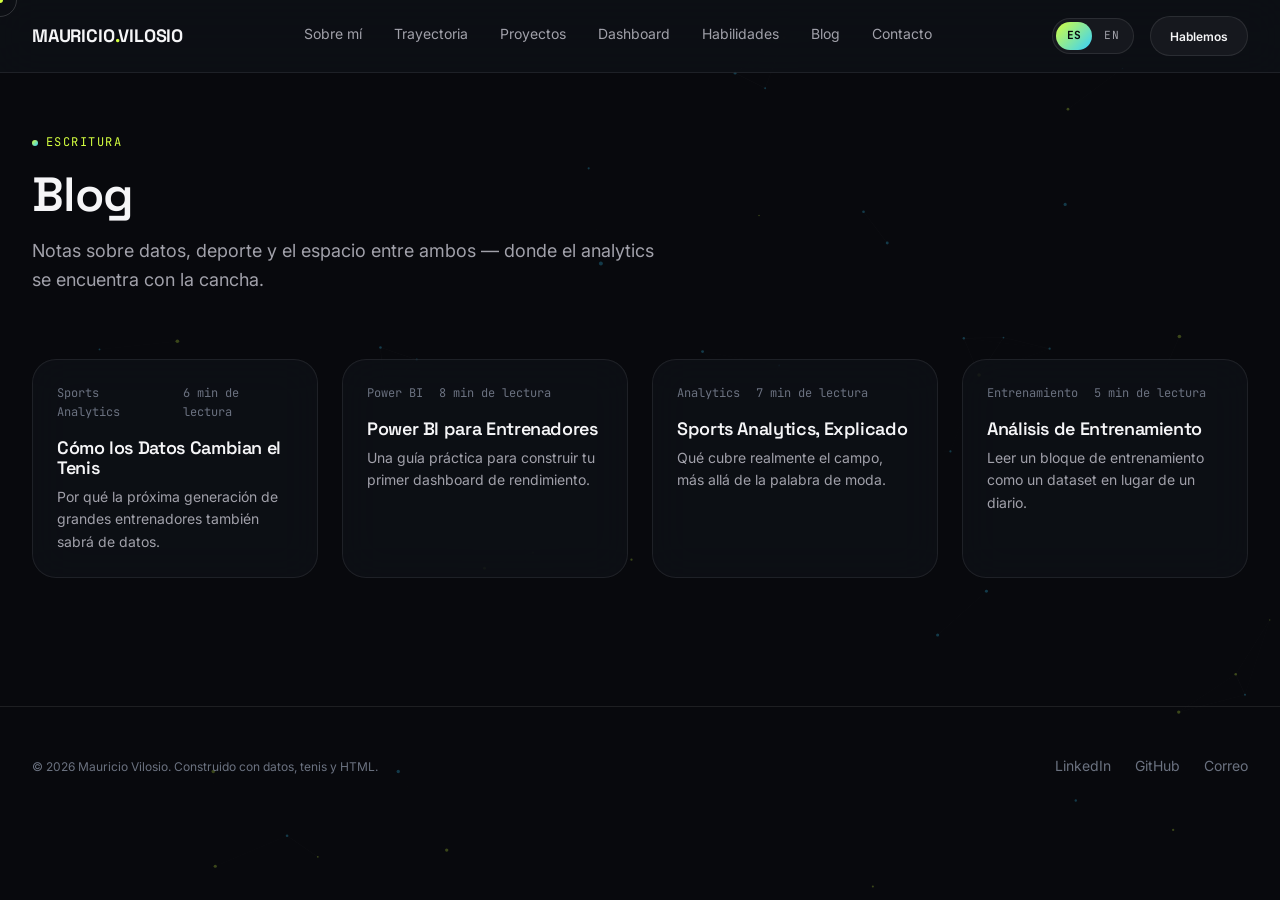
<file: blog/index.html>
<!DOCTYPE html>
<html lang="es">
<head>
  <!-- Google tag (gtag.js) -->
  <script async src="https://www.googletagmanager.com/gtag/js?id=G-2JZ20VFDZV"></script>
  <script>
    window.dataLayer = window.dataLayer || [];
    function gtag(){dataLayer.push(arguments);}
    gtag("js", new Date());
    gtag("config", "G-2JZ20VFDZV");
  </script>
  <meta charset="UTF-8" />
  <meta name="viewport" content="width=device-width, initial-scale=1.0" />
  <title>Blog — Mauricio Vilosio</title>
  <meta name="description" content="Notas sobre Data Analytics, Sports Analytics y Rendimiento en Tenis por Mauricio Vilosio." />
  <link rel="icon" type="image/svg+xml" href="../assets/favicon.svg" />
  <link rel="preconnect" href="https://fonts.googleapis.com" />
  <link rel="preconnect" href="https://fonts.gstatic.com" crossorigin />
  <link href="https://fonts.googleapis.com/css2?family=Space+Grotesk:wght@500;600;700&family=Inter:wght@400;500;600;700&family=JetBrains+Mono:wght@400;500&display=swap" rel="stylesheet" />
  <link rel="stylesheet" href="../css/variables.css" />
  <link rel="stylesheet" href="../css/base.css" />
  <link rel="stylesheet" href="../css/components.css" />
  <link rel="stylesheet" href="../css/animations.css" />
  <link rel="stylesheet" href="../css/responsive.css" />
</head>
<body>
  <a href="#main" class="skip-link">Saltar al contenido</a>
  <canvas id="particles-canvas" aria-hidden="true"></canvas>

  <header class="nav is-scrolled">
    <div class="container nav__inner">
      <a href="../index.html" class="nav__logo">MAURICIO<span>.</span>VILOSIO</a>
      <nav class="nav__links" aria-label="Primary">
        <a href="../index.html#about" data-i18n="nav.about">Sobre mí</a>
        <a href="../index.html#timeline" data-i18n="nav.journey">Trayectoria</a>
        <a href="../index.html#projects" data-i18n="nav.projects">Proyectos</a>
        <a href="../index.html#dashboard" data-i18n="nav.dashboard">Dashboard</a>
        <a href="../index.html#skills" data-i18n="nav.skills">Habilidades</a>
        <a href="index.html" data-i18n="nav.blog">Blog</a>
        <a href="../index.html#contact" data-i18n="nav.contact">Contacto</a>
      </nav>
      <div class="nav__actions">
        <div class="lang-switch" role="group" aria-label="Language / Idioma">
          <button type="button" class="lang-switch__btn" data-lang="es">ES</button>
          <button type="button" class="lang-switch__btn" data-lang="en">EN</button>
        </div>
        <a href="../index.html#contact" class="btn btn--secondary btn--sm" data-i18n="nav.cta">Hablemos</a>
        <button class="nav__toggle" aria-label="Toggle menu" aria-expanded="false"><span></span><span></span><span></span></button>
      </div>
    </div>
  </header>

  <main id="main">
    <section class="section" style="padding-top: var(--space-8);">
      <div class="container">
        <div class="section-header reveal">
          <p class="eyebrow" data-i18n="blog.eyebrow">Escritura</p>
          <h1 class="section-title" data-i18n="blog.h1">Blog</h1>
          <p class="section-subtitle" data-i18n="blog.subtitle">Notas sobre datos, deporte y el espacio entre ambos — donde el analytics se encuentra con la cancha.</p>
        </div>

        <div class="blog-grid">
          <a class="glass-card blog-card reveal" href="how-data-changes-tennis.html" data-transition>
            <p class="blog-card__meta"><span data-i18n="blog.cat1">Sports Analytics</span><span data-i18n="blog.read1">6 min de lectura</span></p>
            <h2 class="blog-card__title" data-i18n="blog.post1.title">Cómo los Datos Cambian el Tenis</h2>
            <p class="blog-card__excerpt" data-i18n="blog.post1.excerpt">Por qué la próxima generación de grandes entrenadores también sabrá de datos.</p>
          </a>
          <a class="glass-card blog-card reveal" href="power-bi-for-coaches.html" data-transition>
            <p class="blog-card__meta"><span>Power BI</span><span data-i18n="blog.read2">8 min de lectura</span></p>
            <h2 class="blog-card__title" data-i18n="blog.post2.title">Power BI para Entrenadores</h2>
            <p class="blog-card__excerpt" data-i18n="blog.post2.excerpt">Una guía práctica para construir tu primer dashboard de rendimiento.</p>
          </a>
          <a class="glass-card blog-card reveal" href="sports-analytics.html" data-transition>
            <p class="blog-card__meta"><span data-i18n="blog.cat3">Analytics</span><span data-i18n="blog.read3">7 min de lectura</span></p>
            <h2 class="blog-card__title" data-i18n="blog.post3.title">Sports Analytics, Explicado</h2>
            <p class="blog-card__excerpt" data-i18n="blog.post3.excerpt">Qué cubre realmente el campo, más allá de la palabra de moda.</p>
          </a>
          <a class="glass-card blog-card reveal" href="training-analysis.html" data-transition>
            <p class="blog-card__meta"><span data-i18n="blog.cat4">Entrenamiento</span><span data-i18n="blog.read4">5 min de lectura</span></p>
            <h2 class="blog-card__title" data-i18n="blog.post4.title">Análisis de Entrenamiento</h2>
            <p class="blog-card__excerpt" data-i18n="blog.post4.excerpt">Leer un bloque de entrenamiento como un dataset en lugar de un diario.</p>
          </a>
        </div>
      </div>
    </section>
  </main>

  <footer class="footer">
    <div class="container footer__inner">
      <p class="footer__copy" data-i18n-copy="footer.copy">© 2026 Mauricio Vilosio. Construido con datos, tenis y HTML.</p>
      <div class="footer__links">
        <a href="https://www.linkedin.com/in/mauriciovilosio/" target="_blank" rel="noopener">LinkedIn</a>
        <a href="https://github.com/mauriciovilosio" target="_blank" rel="noopener">GitHub</a>
        <a href="mailto:mvilosiog@gmail.com" data-i18n="social.email">Correo</a>
      </div>
    </div>
  </footer>

  <script>
    window.PAGE_I18N = {
      en: {
        "meta.title": "Blog — Mauricio Vilosio",
        "meta.description": "Notes on Data Analytics, Sports Analytics and Tennis Performance by Mauricio Vilosio.",
        "blog.eyebrow": "Writing",
        "blog.h1": "Blog",
        "blog.subtitle": "Notes on data, sport and the space in between — where analytics meets the court.",
        "blog.cat1": "Sports Analytics",
        "blog.cat3": "Analytics",
        "blog.cat4": "Training",
        "blog.read1": "6 min read",
        "blog.read2": "8 min read",
        "blog.read3": "7 min read",
        "blog.read4": "5 min read",
        "blog.post1.title": "How Data Changes Tennis",
        "blog.post1.excerpt": "Why the next generation of great coaches will also be data-literate.",
        "blog.post2.title": "Power BI for Coaches",
        "blog.post2.excerpt": "A practical guide to building your first performance dashboard.",
        "blog.post3.title": "Sports Analytics, Explained",
        "blog.post3.excerpt": "What the field actually covers, beyond the buzzword.",
        "blog.post4.title": "Training Analysis",
        "blog.post4.excerpt": "Reading a training block like a dataset instead of a diary."
      }
    };
  </script>
  <script src="../js/cursor.js"></script>
  <script src="../js/particles.js"></script>
  <script src="../js/scrollReveal.js"></script>
  <script src="../js/navigation.js"></script>
  <script src="../js/main.js"></script>
  <script src="../js/i18n.js"></script>
</body>
</html>
</file>
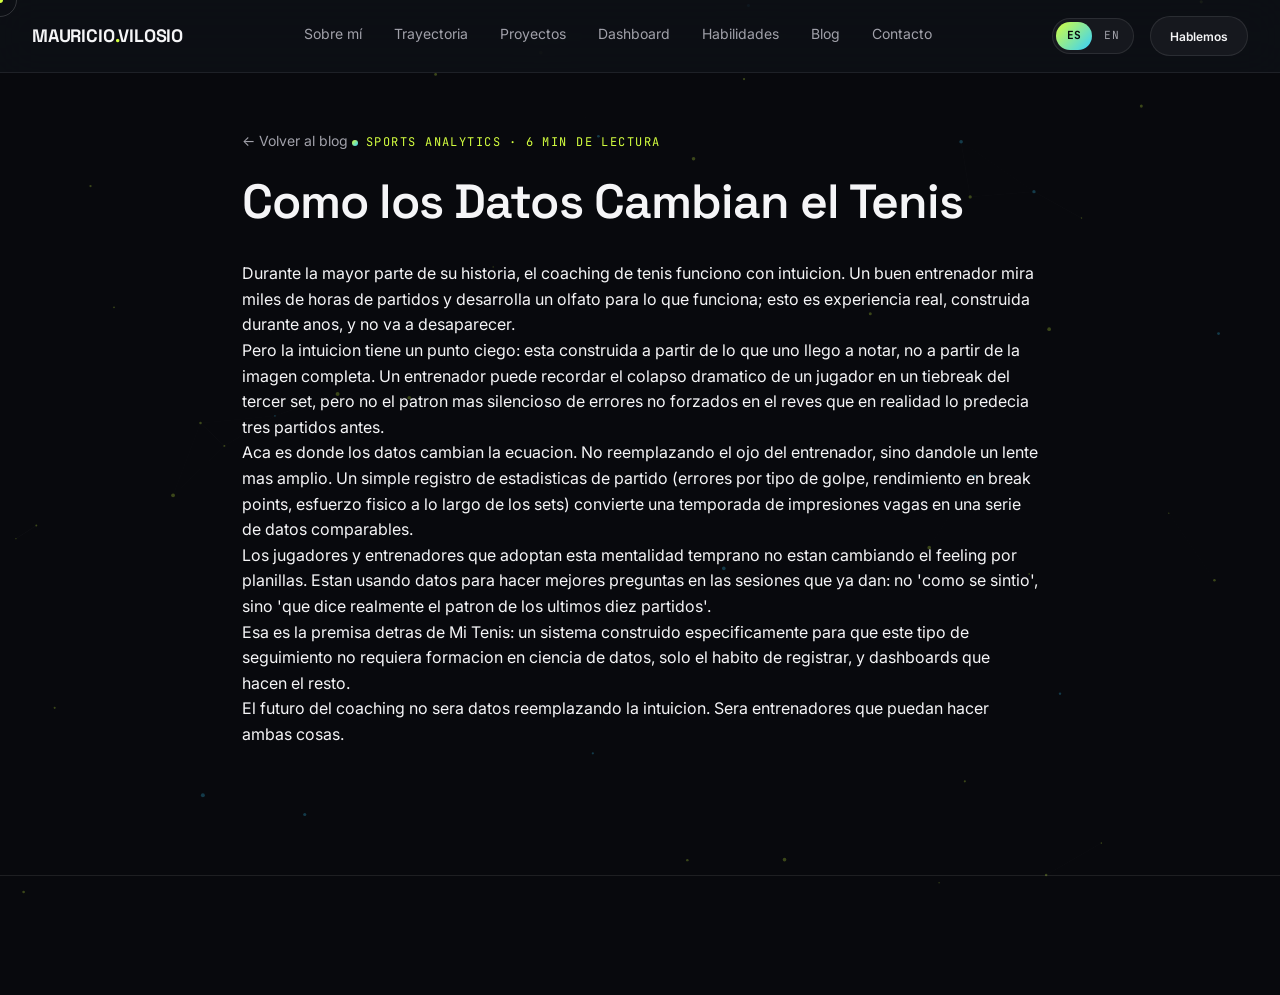
<file: blog/how-data-changes-tennis.html>
<!DOCTYPE html>
<html lang="es">
<head>
  <!-- Google tag (gtag.js) -->
  <script async src="https://www.googletagmanager.com/gtag/js?id=G-2JZ20VFDZV"></script>
  <script>
    window.dataLayer = window.dataLayer || [];
    function gtag(){dataLayer.push(arguments);}
    gtag("js", new Date());
    gtag("config", "G-2JZ20VFDZV");
  </script>
  <meta charset="UTF-8" />
  <meta name="viewport" content="width=device-width, initial-scale=1.0" />
  <title>Como los Datos Cambian el Tenis — Mauricio Vilosio</title>
  <meta name="description" content="Por que la proxima generacion de grandes entrenadores de tenis tambien sabra de datos." />
  <link rel="icon" type="image/svg+xml" href="../assets/favicon.svg" />
  <link rel="preconnect" href="https://fonts.googleapis.com" />
  <link rel="preconnect" href="https://fonts.gstatic.com" crossorigin />
  <link href="https://fonts.googleapis.com/css2?family=Space+Grotesk:wght@500;600;700&family=Inter:wght@400;500;600;700&family=JetBrains+Mono:wght@400;500&display=swap" rel="stylesheet" />
  <link rel="stylesheet" href="../css/variables.css" />
  <link rel="stylesheet" href="../css/base.css" />
  <link rel="stylesheet" href="../css/components.css" />
  <link rel="stylesheet" href="../css/animations.css" />
  <link rel="stylesheet" href="../css/responsive.css" />
</head>
<body>
  <a href="#main" class="skip-link">Saltar al contenido</a>
  <canvas id="particles-canvas" aria-hidden="true"></canvas>

  <header class="nav is-scrolled">
    <div class="container nav__inner">
      <a href="../index.html" class="nav__logo">MAURICIO<span>.</span>VILOSIO</a>
      <nav class="nav__links" aria-label="Primary">
        <a href="../index.html#about" data-i18n="nav.about">Sobre mí</a>
        <a href="../index.html#timeline" data-i18n="nav.journey">Trayectoria</a>
        <a href="../index.html#projects" data-i18n="nav.projects">Proyectos</a>
        <a href="../index.html#dashboard" data-i18n="nav.dashboard">Dashboard</a>
        <a href="../index.html#skills" data-i18n="nav.skills">Habilidades</a>
        <a href="index.html" data-i18n="nav.blog">Blog</a>
        <a href="../index.html#contact" data-i18n="nav.contact">Contacto</a>
      </nav>
      <div class="nav__actions">
        <div class="lang-switch" role="group" aria-label="Language / Idioma">
          <button type="button" class="lang-switch__btn" data-lang="es">ES</button>
          <button type="button" class="lang-switch__btn" data-lang="en">EN</button>
        </div>
        <a href="../index.html#contact" class="btn btn--secondary btn--sm" data-i18n="nav.cta">Hablemos</a>
        <button class="nav__toggle" aria-label="Toggle menu" aria-expanded="false"><span></span><span></span><span></span></button>
      </div>
    </div>
  </header>

  <main id="main">
    <section class="section" style="padding-top: var(--space-8);">
      <div class="container container--narrow">
        <a href="index.html" class="project-hero__back" data-transition data-i18n="back.blog">&larr; Volver al blog</a>
        <p class="eyebrow"><span data-i18n="page.category">Sports Analytics</span> · <span data-i18n="page.readTime">6 min de lectura</span></p>
        <h1 class="section-title" data-i18n="page.title">Como los Datos Cambian el Tenis</h1>
        <article style="margin-top: var(--space-4);" data-i18n-html="page.body">
          <p>Durante la mayor parte de su historia, el coaching de tenis funciono con intuicion. Un buen entrenador mira miles de horas de partidos y desarrolla un olfato para lo que funciona; esto es experiencia real, construida durante anos, y no va a desaparecer.</p><p>Pero la intuicion tiene un punto ciego: esta construida a partir de lo que uno llego a notar, no a partir de la imagen completa. Un entrenador puede recordar el colapso dramatico de un jugador en un tiebreak del tercer set, pero no el patron mas silencioso de errores no forzados en el reves que en realidad lo predecia tres partidos antes.</p><p>Aca es donde los datos cambian la ecuacion. No reemplazando el ojo del entrenador, sino dandole un lente mas amplio. Un simple registro de estadisticas de partido (errores por tipo de golpe, rendimiento en break points, esfuerzo fisico a lo largo de los sets) convierte una temporada de impresiones vagas en una serie de datos comparables.</p><p>Los jugadores y entrenadores que adoptan esta mentalidad temprano no estan cambiando el feeling por planillas. Estan usando datos para hacer mejores preguntas en las sesiones que ya dan: no 'como se sintio', sino 'que dice realmente el patron de los ultimos diez partidos'.</p><p>Esa es la premisa detras de Mi Tenis: un sistema construido especificamente para que este tipo de seguimiento no requiera formacion en ciencia de datos, solo el habito de registrar, y dashboards que hacen el resto.</p><p>El futuro del coaching no sera datos reemplazando la intuicion. Sera entrenadores que puedan hacer ambas cosas.</p>
        </article>
      </div>
    </section>
  </main>

  <footer class="footer">
    <div class="container footer__inner">
      <p class="footer__copy" data-i18n-copy="footer.copy">© 2026 Mauricio Vilosio. Construido con datos, tenis y HTML.</p>
      <div class="footer__links">
        <a href="https://www.linkedin.com/in/mauriciovilosio/" target="_blank" rel="noopener">LinkedIn</a>
        <a href="https://github.com/mauriciovilosio" target="_blank" rel="noopener">GitHub</a>
        <a href="mailto:mvilosiog@gmail.com" data-i18n="social.email">Correo</a>
      </div>
    </div>
  </footer>

  <script>window.PAGE_I18N = {"en": {"meta.title": "How Data Changes Tennis — Mauricio Vilosio", "meta.description": "Why the next generation of great tennis coaches will also be data-literate.", "page.category": "Sports Analytics", "page.readTime": "6 min read", "page.title": "How Data Changes Tennis", "page.body": "<p>For most of its history, tennis coaching has run on intuition. A good coach watches thousands of hours of matches and develops a feel for what works — this is real expertise, built over years, and it isn't going away.</p><p>But intuition has a blind spot: it's built from whatever you happened to notice, not from the full picture. A coach might remember a player's dramatic collapse in a third-set tiebreak, but not the quieter pattern of unforced errors on the backhand side that actually predicted it three matches earlier.</p><p>This is where data changes the equation. Not by replacing the coach's eye, but by giving it a wider lens. A simple log of match statistics — errors by shot type, performance on break points, physical output across sets — turns a season of vague impressions into a series of comparable data points.</p><p>The players and coaches who adopt this mindset early aren't trading feel for spreadsheets. They're using data to ask better questions during the sessions they already run: not 'how did that feel,' but 'what does the pattern across the last ten matches actually say.'</p><p>That's the premise behind Mi Tenis: a system built specifically so this kind of tracking doesn't require a data science background — just a habit of logging, and dashboards that do the rest.</p><p>The future of coaching won't be data replacing intuition. It'll be coaches who can do both.</p>"}};</script>
  <script src="../js/cursor.js"></script>
  <script src="../js/particles.js"></script>
  <script src="../js/scrollReveal.js"></script>
  <script src="../js/navigation.js"></script>
  <script src="../js/main.js"></script>
  <script src="../js/i18n.js"></script>
</body>
</html>
</file>
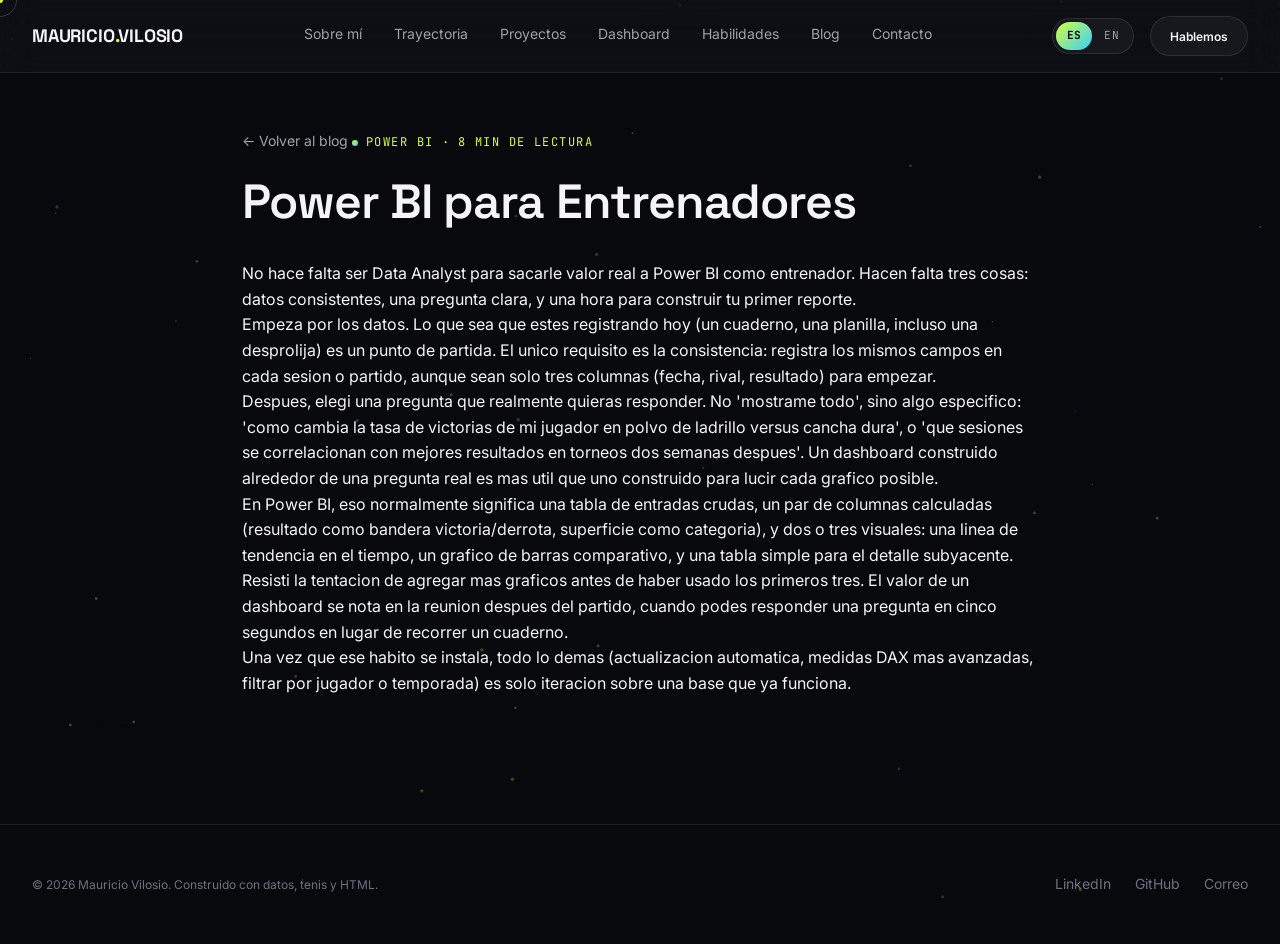
<file: blog/power-bi-for-coaches.html>
<!DOCTYPE html>
<html lang="es">
<head>
  <!-- Google tag (gtag.js) -->
  <script async src="https://www.googletagmanager.com/gtag/js?id=G-2JZ20VFDZV"></script>
  <script>
    window.dataLayer = window.dataLayer || [];
    function gtag(){dataLayer.push(arguments);}
    gtag("js", new Date());
    gtag("config", "G-2JZ20VFDZV");
  </script>
  <meta charset="UTF-8" />
  <meta name="viewport" content="width=device-width, initial-scale=1.0" />
  <title>Power BI para Entrenadores — Mauricio Vilosio</title>
  <meta name="description" content="Una guia practica para construir tu primer dashboard de rendimiento de tenis en Power BI." />
  <link rel="icon" type="image/svg+xml" href="../assets/favicon.svg" />
  <link rel="preconnect" href="https://fonts.googleapis.com" />
  <link rel="preconnect" href="https://fonts.gstatic.com" crossorigin />
  <link href="https://fonts.googleapis.com/css2?family=Space+Grotesk:wght@500;600;700&family=Inter:wght@400;500;600;700&family=JetBrains+Mono:wght@400;500&display=swap" rel="stylesheet" />
  <link rel="stylesheet" href="../css/variables.css" />
  <link rel="stylesheet" href="../css/base.css" />
  <link rel="stylesheet" href="../css/components.css" />
  <link rel="stylesheet" href="../css/animations.css" />
  <link rel="stylesheet" href="../css/responsive.css" />
</head>
<body>
  <a href="#main" class="skip-link">Saltar al contenido</a>
  <canvas id="particles-canvas" aria-hidden="true"></canvas>

  <header class="nav is-scrolled">
    <div class="container nav__inner">
      <a href="../index.html" class="nav__logo">MAURICIO<span>.</span>VILOSIO</a>
      <nav class="nav__links" aria-label="Primary">
        <a href="../index.html#about" data-i18n="nav.about">Sobre mí</a>
        <a href="../index.html#timeline" data-i18n="nav.journey">Trayectoria</a>
        <a href="../index.html#projects" data-i18n="nav.projects">Proyectos</a>
        <a href="../index.html#dashboard" data-i18n="nav.dashboard">Dashboard</a>
        <a href="../index.html#skills" data-i18n="nav.skills">Habilidades</a>
        <a href="index.html" data-i18n="nav.blog">Blog</a>
        <a href="../index.html#contact" data-i18n="nav.contact">Contacto</a>
      </nav>
      <div class="nav__actions">
        <div class="lang-switch" role="group" aria-label="Language / Idioma">
          <button type="button" class="lang-switch__btn" data-lang="es">ES</button>
          <button type="button" class="lang-switch__btn" data-lang="en">EN</button>
        </div>
        <a href="../index.html#contact" class="btn btn--secondary btn--sm" data-i18n="nav.cta">Hablemos</a>
        <button class="nav__toggle" aria-label="Toggle menu" aria-expanded="false"><span></span><span></span><span></span></button>
      </div>
    </div>
  </header>

  <main id="main">
    <section class="section" style="padding-top: var(--space-8);">
      <div class="container container--narrow">
        <a href="index.html" class="project-hero__back" data-transition data-i18n="back.blog">&larr; Volver al blog</a>
        <p class="eyebrow"><span data-i18n="page.category">Power BI</span> · <span data-i18n="page.readTime">8 min de lectura</span></p>
        <h1 class="section-title" data-i18n="page.title">Power BI para Entrenadores</h1>
        <article style="margin-top: var(--space-4);" data-i18n-html="page.body">
          <p>No hace falta ser Data Analyst para sacarle valor real a Power BI como entrenador. Hacen falta tres cosas: datos consistentes, una pregunta clara, y una hora para construir tu primer reporte.</p><p>Empeza por los datos. Lo que sea que estes registrando hoy (un cuaderno, una planilla, incluso una desprolija) es un punto de partida. El unico requisito es la consistencia: registra los mismos campos en cada sesion o partido, aunque sean solo tres columnas (fecha, rival, resultado) para empezar.</p><p>Despues, elegi una pregunta que realmente quieras responder. No 'mostrame todo', sino algo especifico: 'como cambia la tasa de victorias de mi jugador en polvo de ladrillo versus cancha dura', o 'que sesiones se correlacionan con mejores resultados en torneos dos semanas despues'. Un dashboard construido alrededor de una pregunta real es mas util que uno construido para lucir cada grafico posible.</p><p>En Power BI, eso normalmente significa una tabla de entradas crudas, un par de columnas calculadas (resultado como bandera victoria/derrota, superficie como categoria), y dos o tres visuales: una linea de tendencia en el tiempo, un grafico de barras comparativo, y una tabla simple para el detalle subyacente.</p><p>Resisti la tentacion de agregar mas graficos antes de haber usado los primeros tres. El valor de un dashboard se nota en la reunion despues del partido, cuando podes responder una pregunta en cinco segundos en lugar de recorrer un cuaderno.</p><p>Una vez que ese habito se instala, todo lo demas (actualizacion automatica, medidas DAX mas avanzadas, filtrar por jugador o temporada) es solo iteracion sobre una base que ya funciona.</p>
        </article>
      </div>
    </section>
  </main>

  <footer class="footer">
    <div class="container footer__inner">
      <p class="footer__copy" data-i18n-copy="footer.copy">© 2026 Mauricio Vilosio. Construido con datos, tenis y HTML.</p>
      <div class="footer__links">
        <a href="https://www.linkedin.com/in/mauriciovilosio/" target="_blank" rel="noopener">LinkedIn</a>
        <a href="https://github.com/mauriciovilosio" target="_blank" rel="noopener">GitHub</a>
        <a href="mailto:mvilosiog@gmail.com" data-i18n="social.email">Correo</a>
      </div>
    </div>
  </footer>

  <script>window.PAGE_I18N = {"en": {"meta.title": "Power BI for Coaches — Mauricio Vilosio", "meta.description": "A practical guide to building your first tennis performance dashboard in Power BI.", "page.category": "Power BI", "page.readTime": "8 min read", "page.title": "Power BI for Coaches", "page.body": "<p>You don't need to be a Data Analyst to get real value from Power BI as a coach. You need three things: consistent data, a clear question, and about an hour to build your first report.</p><p>Start with the data. Whatever you're tracking today — a notebook, a spreadsheet, even a messy one — is a starting point. The only requirement is consistency: log the same fields for every session or match, even if it's just three columns (date, opponent, result) to begin with.</p><p>Next, pick one question you actually want answered. Not 'show me everything,' but something specific: 'how does my player's win rate change on clay versus hard court,' or 'which sessions correlate with better tournament results two weeks later.' A dashboard built around one real question is more useful than one built to show off every possible chart.</p><p>In Power BI, that usually means one table of raw entries, a couple of calculated columns (result as a win/loss flag, surface as a category), and two or three visuals: a trend line over time, a comparison bar chart, and a simple table for the underlying detail.</p><p>Resist the urge to add more charts before you've used the first three. The value of a dashboard shows up in the meeting after the match, when you can answer a question in five seconds instead of scrolling through a notebook.</p><p>Once that habit sticks, everything else — automated refresh, more advanced DAX measures, filtering by player or season — is just iteration on a foundation that already works.</p>"}};</script>
  <script src="../js/cursor.js"></script>
  <script src="../js/particles.js"></script>
  <script src="../js/scrollReveal.js"></script>
  <script src="../js/navigation.js"></script>
  <script src="../js/main.js"></script>
  <script src="../js/i18n.js"></script>
</body>
</html>
</file>
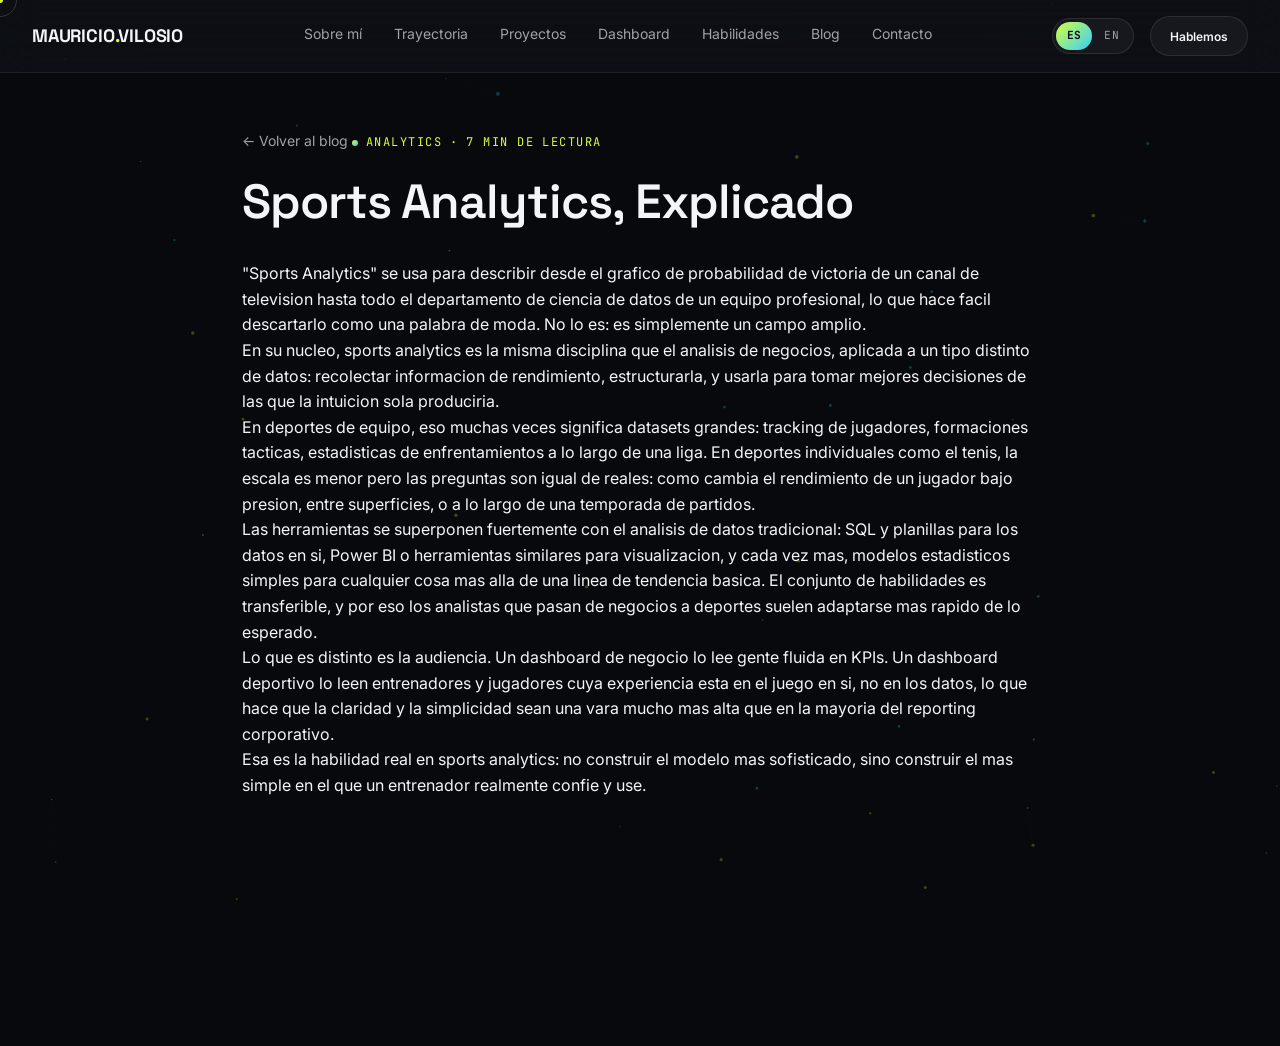
<file: blog/sports-analytics.html>
<!DOCTYPE html>
<html lang="es">
<head>
  <!-- Google tag (gtag.js) -->
  <script async src="https://www.googletagmanager.com/gtag/js?id=G-2JZ20VFDZV"></script>
  <script>
    window.dataLayer = window.dataLayer || [];
    function gtag(){dataLayer.push(arguments);}
    gtag("js", new Date());
    gtag("config", "G-2JZ20VFDZV");
  </script>
  <meta charset="UTF-8" />
  <meta name="viewport" content="width=device-width, initial-scale=1.0" />
  <title>Sports Analytics, Explicado — Mauricio Vilosio</title>
  <meta name="description" content="Que cubre realmente el Sports Analytics, mas alla de la palabra de moda." />
  <link rel="icon" type="image/svg+xml" href="../assets/favicon.svg" />
  <link rel="preconnect" href="https://fonts.googleapis.com" />
  <link rel="preconnect" href="https://fonts.gstatic.com" crossorigin />
  <link href="https://fonts.googleapis.com/css2?family=Space+Grotesk:wght@500;600;700&family=Inter:wght@400;500;600;700&family=JetBrains+Mono:wght@400;500&display=swap" rel="stylesheet" />
  <link rel="stylesheet" href="../css/variables.css" />
  <link rel="stylesheet" href="../css/base.css" />
  <link rel="stylesheet" href="../css/components.css" />
  <link rel="stylesheet" href="../css/animations.css" />
  <link rel="stylesheet" href="../css/responsive.css" />
</head>
<body>
  <a href="#main" class="skip-link">Saltar al contenido</a>
  <canvas id="particles-canvas" aria-hidden="true"></canvas>

  <header class="nav is-scrolled">
    <div class="container nav__inner">
      <a href="../index.html" class="nav__logo">MAURICIO<span>.</span>VILOSIO</a>
      <nav class="nav__links" aria-label="Primary">
        <a href="../index.html#about" data-i18n="nav.about">Sobre mí</a>
        <a href="../index.html#timeline" data-i18n="nav.journey">Trayectoria</a>
        <a href="../index.html#projects" data-i18n="nav.projects">Proyectos</a>
        <a href="../index.html#dashboard" data-i18n="nav.dashboard">Dashboard</a>
        <a href="../index.html#skills" data-i18n="nav.skills">Habilidades</a>
        <a href="index.html" data-i18n="nav.blog">Blog</a>
        <a href="../index.html#contact" data-i18n="nav.contact">Contacto</a>
      </nav>
      <div class="nav__actions">
        <div class="lang-switch" role="group" aria-label="Language / Idioma">
          <button type="button" class="lang-switch__btn" data-lang="es">ES</button>
          <button type="button" class="lang-switch__btn" data-lang="en">EN</button>
        </div>
        <a href="../index.html#contact" class="btn btn--secondary btn--sm" data-i18n="nav.cta">Hablemos</a>
        <button class="nav__toggle" aria-label="Toggle menu" aria-expanded="false"><span></span><span></span><span></span></button>
      </div>
    </div>
  </header>

  <main id="main">
    <section class="section" style="padding-top: var(--space-8);">
      <div class="container container--narrow">
        <a href="index.html" class="project-hero__back" data-transition data-i18n="back.blog">&larr; Volver al blog</a>
        <p class="eyebrow"><span data-i18n="page.category">Analytics</span> · <span data-i18n="page.readTime">7 min de lectura</span></p>
        <h1 class="section-title" data-i18n="page.title">Sports Analytics, Explicado</h1>
        <article style="margin-top: var(--space-4);" data-i18n-html="page.body">
          <p>"Sports Analytics" se usa para describir desde el grafico de probabilidad de victoria de un canal de television hasta todo el departamento de ciencia de datos de un equipo profesional, lo que hace facil descartarlo como una palabra de moda. No lo es: es simplemente un campo amplio.</p><p>En su nucleo, sports analytics es la misma disciplina que el analisis de negocios, aplicada a un tipo distinto de datos: recolectar informacion de rendimiento, estructurarla, y usarla para tomar mejores decisiones de las que la intuicion sola produciria.</p><p>En deportes de equipo, eso muchas veces significa datasets grandes: tracking de jugadores, formaciones tacticas, estadisticas de enfrentamientos a lo largo de una liga. En deportes individuales como el tenis, la escala es menor pero las preguntas son igual de reales: como cambia el rendimiento de un jugador bajo presion, entre superficies, o a lo largo de una temporada de partidos.</p><p>Las herramientas se superponen fuertemente con el analisis de datos tradicional: SQL y planillas para los datos en si, Power BI o herramientas similares para visualizacion, y cada vez mas, modelos estadisticos simples para cualquier cosa mas alla de una linea de tendencia basica. El conjunto de habilidades es transferible, y por eso los analistas que pasan de negocios a deportes suelen adaptarse mas rapido de lo esperado.</p><p>Lo que es distinto es la audiencia. Un dashboard de negocio lo lee gente fluida en KPIs. Un dashboard deportivo lo leen entrenadores y jugadores cuya experiencia esta en el juego en si, no en los datos, lo que hace que la claridad y la simplicidad sean una vara mucho mas alta que en la mayoria del reporting corporativo.</p><p>Esa es la habilidad real en sports analytics: no construir el modelo mas sofisticado, sino construir el mas simple en el que un entrenador realmente confie y use.</p>
        </article>
      </div>
    </section>
  </main>

  <footer class="footer">
    <div class="container footer__inner">
      <p class="footer__copy" data-i18n-copy="footer.copy">© 2026 Mauricio Vilosio. Construido con datos, tenis y HTML.</p>
      <div class="footer__links">
        <a href="https://www.linkedin.com/in/mauriciovilosio/" target="_blank" rel="noopener">LinkedIn</a>
        <a href="https://github.com/mauriciovilosio" target="_blank" rel="noopener">GitHub</a>
        <a href="mailto:mvilosiog@gmail.com" data-i18n="social.email">Correo</a>
      </div>
    </div>
  </footer>

  <script>window.PAGE_I18N = {"en": {"meta.title": "Sports Analytics, Explained — Mauricio Vilosio", "meta.description": "What Sports Analytics actually covers, beyond the buzzword.", "page.category": "Analytics", "page.readTime": "7 min read", "page.title": "Sports Analytics, Explained", "page.body": "<p>\"Sports Analytics\" gets used to describe everything from a broadcaster's win-probability graphic to a professional team's entire data science department, which makes it easy to dismiss as a buzzword. It isn't — it's just a wide field.</p><p>At its core, sports analytics is the same discipline as business analytics, applied to a different kind of data: collecting performance information, structuring it, and using it to make better decisions than intuition alone would produce.</p><p>In team sports, that often means large datasets — player tracking, tactical formations, matchup statistics across a league. In individual sports like tennis, the scale is smaller but the questions are just as real: how does a player's performance change under pressure, across surfaces, or over a season of matches.</p><p>The tools overlap heavily with traditional data analytics: SQL and spreadsheets for the data itself, Power BI or similar tools for visualization, and increasingly, simple statistical models for anything beyond a basic trend line. The skill set is transferable — which is exactly why analysts moving from business into sports tend to ramp up faster than expected.</p><p>What's different is the audience. A business dashboard is read by people fluent in KPIs. A sports dashboard is read by coaches and players whose expertise is in the game itself, not in data — which makes clarity and simplicity a much higher bar than in most corporate reporting.</p><p>That's the real skill in sports analytics: not building the most sophisticated model, but building the simplest one that a coach will actually trust and use.</p>"}};</script>
  <script src="../js/cursor.js"></script>
  <script src="../js/particles.js"></script>
  <script src="../js/scrollReveal.js"></script>
  <script src="../js/navigation.js"></script>
  <script src="../js/main.js"></script>
  <script src="../js/i18n.js"></script>
</body>
</html>
</file>
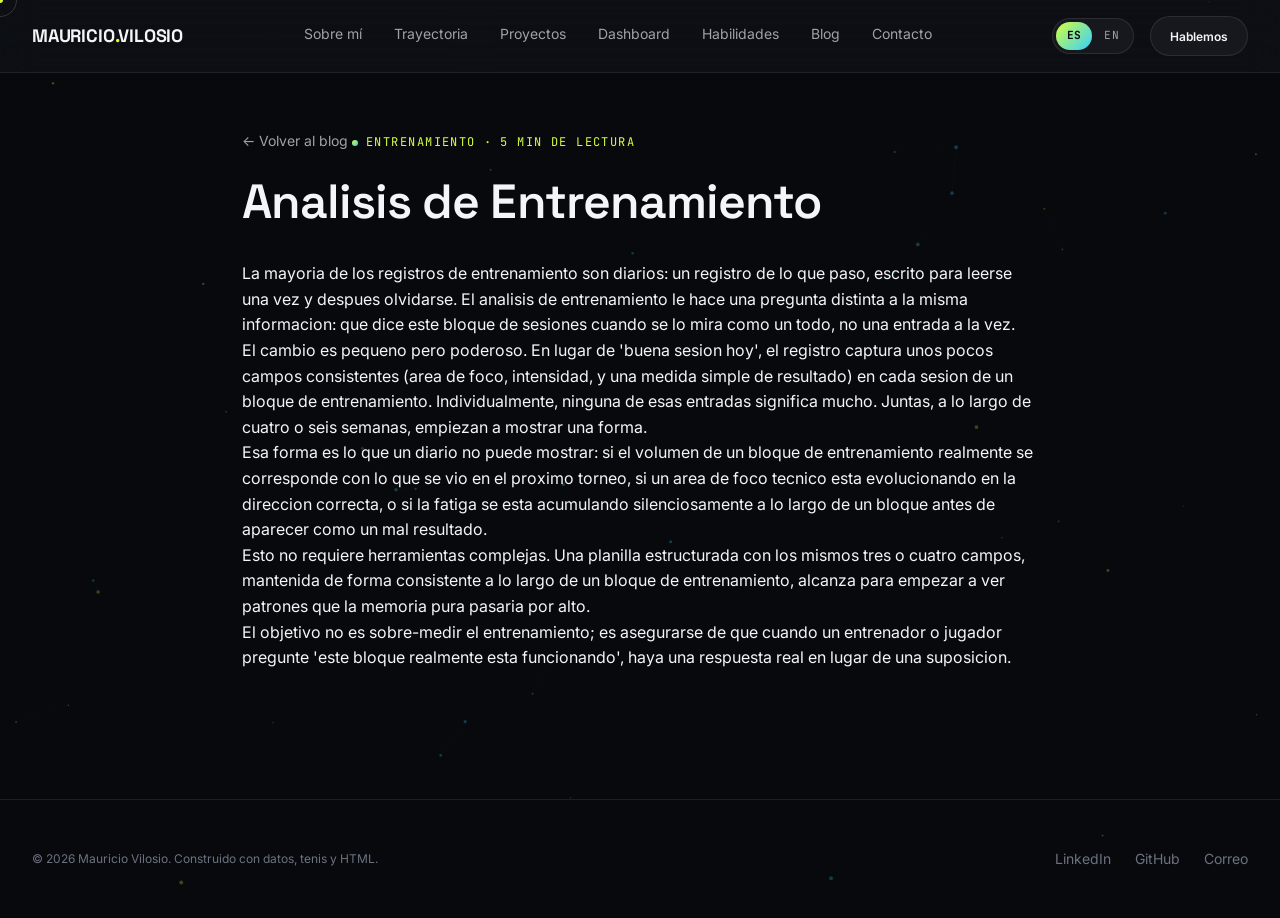
<file: blog/training-analysis.html>
<!DOCTYPE html>
<html lang="es">
<head>
  <!-- Google tag (gtag.js) -->
  <script async src="https://www.googletagmanager.com/gtag/js?id=G-2JZ20VFDZV"></script>
  <script>
    window.dataLayer = window.dataLayer || [];
    function gtag(){dataLayer.push(arguments);}
    gtag("js", new Date());
    gtag("config", "G-2JZ20VFDZV");
  </script>
  <meta charset="UTF-8" />
  <meta name="viewport" content="width=device-width, initial-scale=1.0" />
  <title>Analisis de Entrenamiento — Mauricio Vilosio</title>
  <meta name="description" content="Leer un bloque de entrenamiento como un dataset en lugar de un diario." />
  <link rel="icon" type="image/svg+xml" href="../assets/favicon.svg" />
  <link rel="preconnect" href="https://fonts.googleapis.com" />
  <link rel="preconnect" href="https://fonts.gstatic.com" crossorigin />
  <link href="https://fonts.googleapis.com/css2?family=Space+Grotesk:wght@500;600;700&family=Inter:wght@400;500;600;700&family=JetBrains+Mono:wght@400;500&display=swap" rel="stylesheet" />
  <link rel="stylesheet" href="../css/variables.css" />
  <link rel="stylesheet" href="../css/base.css" />
  <link rel="stylesheet" href="../css/components.css" />
  <link rel="stylesheet" href="../css/animations.css" />
  <link rel="stylesheet" href="../css/responsive.css" />
</head>
<body>
  <a href="#main" class="skip-link">Saltar al contenido</a>
  <canvas id="particles-canvas" aria-hidden="true"></canvas>

  <header class="nav is-scrolled">
    <div class="container nav__inner">
      <a href="../index.html" class="nav__logo">MAURICIO<span>.</span>VILOSIO</a>
      <nav class="nav__links" aria-label="Primary">
        <a href="../index.html#about" data-i18n="nav.about">Sobre mí</a>
        <a href="../index.html#timeline" data-i18n="nav.journey">Trayectoria</a>
        <a href="../index.html#projects" data-i18n="nav.projects">Proyectos</a>
        <a href="../index.html#dashboard" data-i18n="nav.dashboard">Dashboard</a>
        <a href="../index.html#skills" data-i18n="nav.skills">Habilidades</a>
        <a href="index.html" data-i18n="nav.blog">Blog</a>
        <a href="../index.html#contact" data-i18n="nav.contact">Contacto</a>
      </nav>
      <div class="nav__actions">
        <div class="lang-switch" role="group" aria-label="Language / Idioma">
          <button type="button" class="lang-switch__btn" data-lang="es">ES</button>
          <button type="button" class="lang-switch__btn" data-lang="en">EN</button>
        </div>
        <a href="../index.html#contact" class="btn btn--secondary btn--sm" data-i18n="nav.cta">Hablemos</a>
        <button class="nav__toggle" aria-label="Toggle menu" aria-expanded="false"><span></span><span></span><span></span></button>
      </div>
    </div>
  </header>

  <main id="main">
    <section class="section" style="padding-top: var(--space-8);">
      <div class="container container--narrow">
        <a href="index.html" class="project-hero__back" data-transition data-i18n="back.blog">&larr; Volver al blog</a>
        <p class="eyebrow"><span data-i18n="page.category">Entrenamiento</span> · <span data-i18n="page.readTime">5 min de lectura</span></p>
        <h1 class="section-title" data-i18n="page.title">Analisis de Entrenamiento</h1>
        <article style="margin-top: var(--space-4);" data-i18n-html="page.body">
          <p>La mayoria de los registros de entrenamiento son diarios: un registro de lo que paso, escrito para leerse una vez y despues olvidarse. El analisis de entrenamiento le hace una pregunta distinta a la misma informacion: que dice este bloque de sesiones cuando se lo mira como un todo, no una entrada a la vez.</p><p>El cambio es pequeno pero poderoso. En lugar de 'buena sesion hoy', el registro captura unos pocos campos consistentes (area de foco, intensidad, y una medida simple de resultado) en cada sesion de un bloque de entrenamiento. Individualmente, ninguna de esas entradas significa mucho. Juntas, a lo largo de cuatro o seis semanas, empiezan a mostrar una forma.</p><p>Esa forma es lo que un diario no puede mostrar: si el volumen de un bloque de entrenamiento realmente se corresponde con lo que se vio en el proximo torneo, si un area de foco tecnico esta evolucionando en la direccion correcta, o si la fatiga se esta acumulando silenciosamente a lo largo de un bloque antes de aparecer como un mal resultado.</p><p>Esto no requiere herramientas complejas. Una planilla estructurada con los mismos tres o cuatro campos, mantenida de forma consistente a lo largo de un bloque de entrenamiento, alcanza para empezar a ver patrones que la memoria pura pasaria por alto.</p><p>El objetivo no es sobre-medir el entrenamiento; es asegurarse de que cuando un entrenador o jugador pregunte 'este bloque realmente esta funcionando', haya una respuesta real en lugar de una suposicion.</p>
        </article>
      </div>
    </section>
  </main>

  <footer class="footer">
    <div class="container footer__inner">
      <p class="footer__copy" data-i18n-copy="footer.copy">© 2026 Mauricio Vilosio. Construido con datos, tenis y HTML.</p>
      <div class="footer__links">
        <a href="https://www.linkedin.com/in/mauriciovilosio/" target="_blank" rel="noopener">LinkedIn</a>
        <a href="https://github.com/mauriciovilosio" target="_blank" rel="noopener">GitHub</a>
        <a href="mailto:mvilosiog@gmail.com" data-i18n="social.email">Correo</a>
      </div>
    </div>
  </footer>

  <script>window.PAGE_I18N = {"en": {"meta.title": "Training Analysis — Mauricio Vilosio", "meta.description": "Reading a training block like a dataset instead of a diary.", "page.category": "Training", "page.readTime": "5 min read", "page.title": "Training Analysis", "page.body": "<p>Most training logs are diaries: a record of what happened, written to be read once and then forgotten. Training analysis asks a different question of the same information — what does this block of sessions say when you look at it as a whole, not one entry at a time.</p><p>The shift is small but powerful. Instead of 'good session today,' the log captures a few consistent fields — focus area, intensity, and a simple outcome measure — across every session in a training block. Individually, none of those entries mean much. Together, over four or six weeks, they start to show a shape.</p><p>That shape is what a diary can't show you: whether the volume of a training block actually matches what showed up in the next tournament, whether a technical focus area is trending in the right direction, or whether fatigue is quietly building across a training block before it shows up as a bad result.</p><p>This doesn't require complex tools. A structured spreadsheet with the same three or four fields, kept consistently across a training block, is enough to start seeing patterns that pure memory would miss.</p><p>The goal isn't to over-measure training — it's to make sure that when a coach or player asks 'is this block actually working,' there's a real answer instead of a guess.</p>"}};</script>
  <script src="../js/cursor.js"></script>
  <script src="../js/particles.js"></script>
  <script src="../js/scrollReveal.js"></script>
  <script src="../js/navigation.js"></script>
  <script src="../js/main.js"></script>
  <script src="../js/i18n.js"></script>
</body>
</html>
</file>
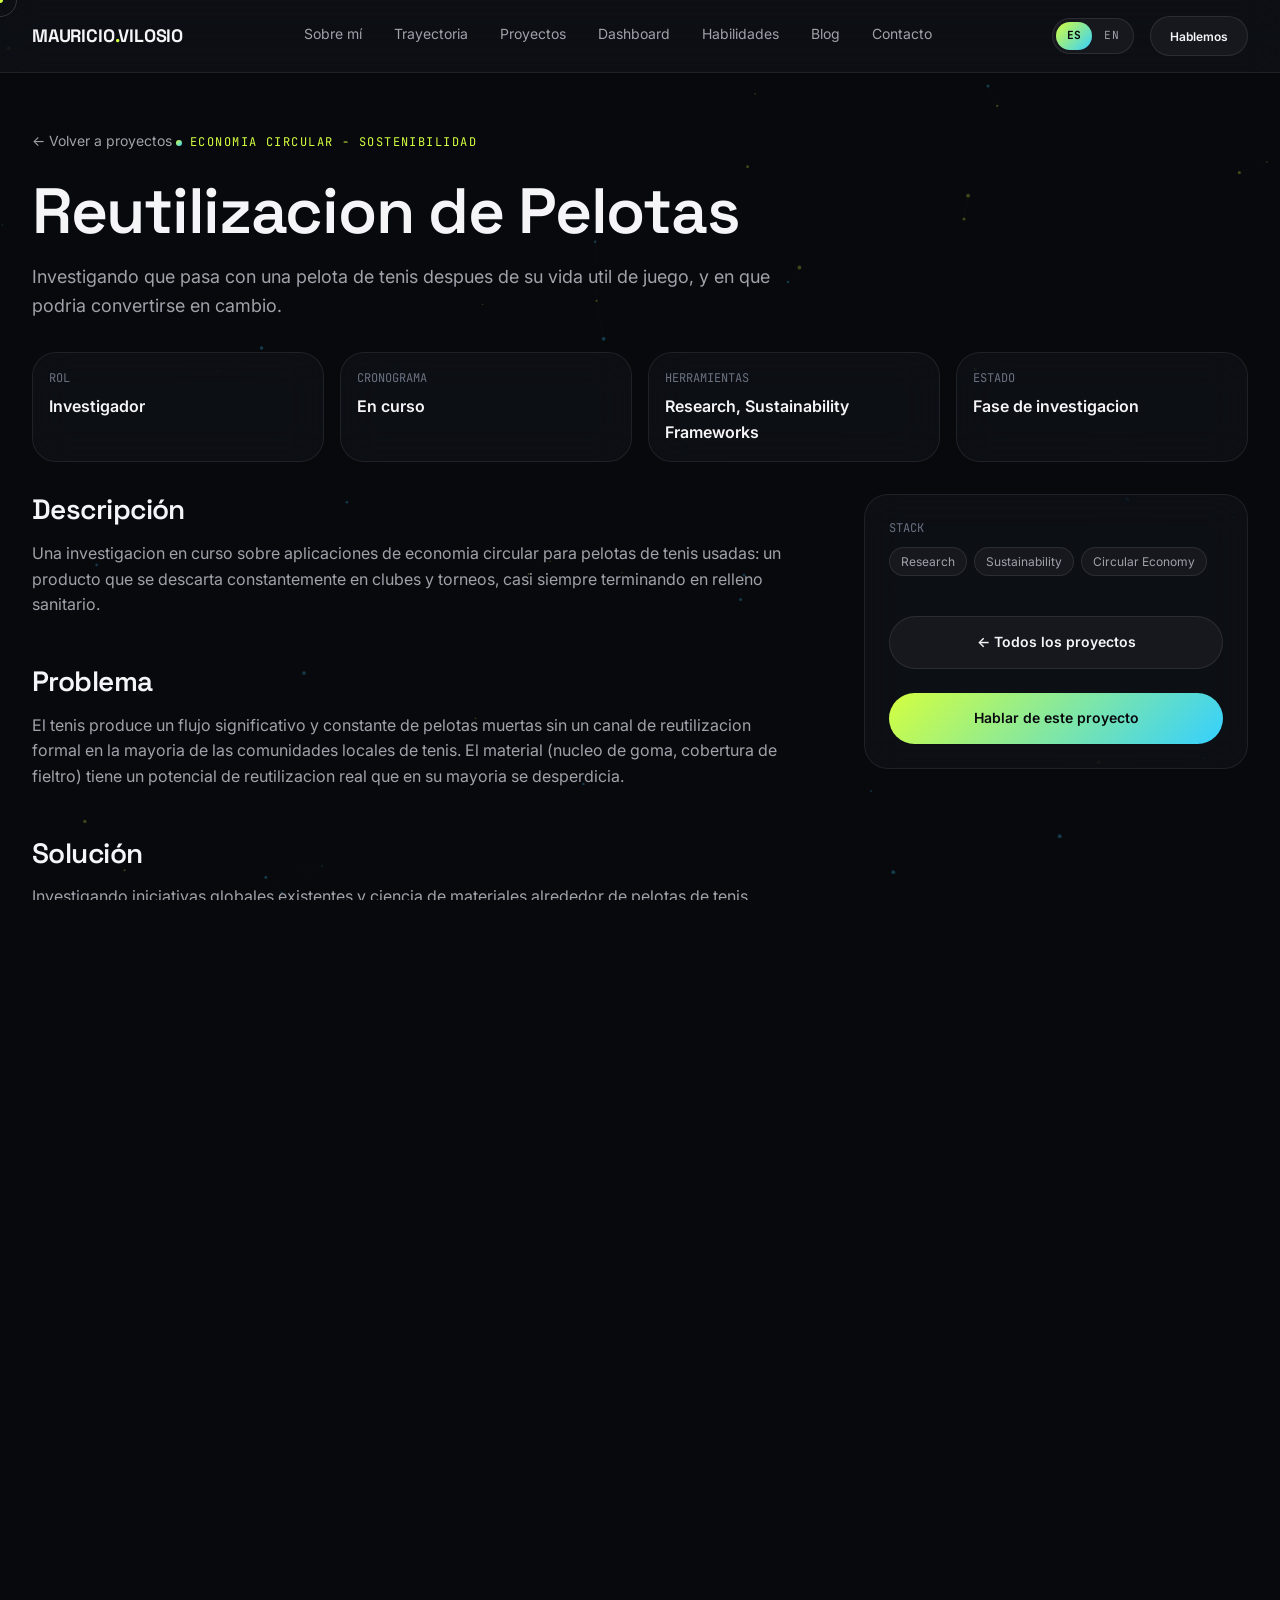
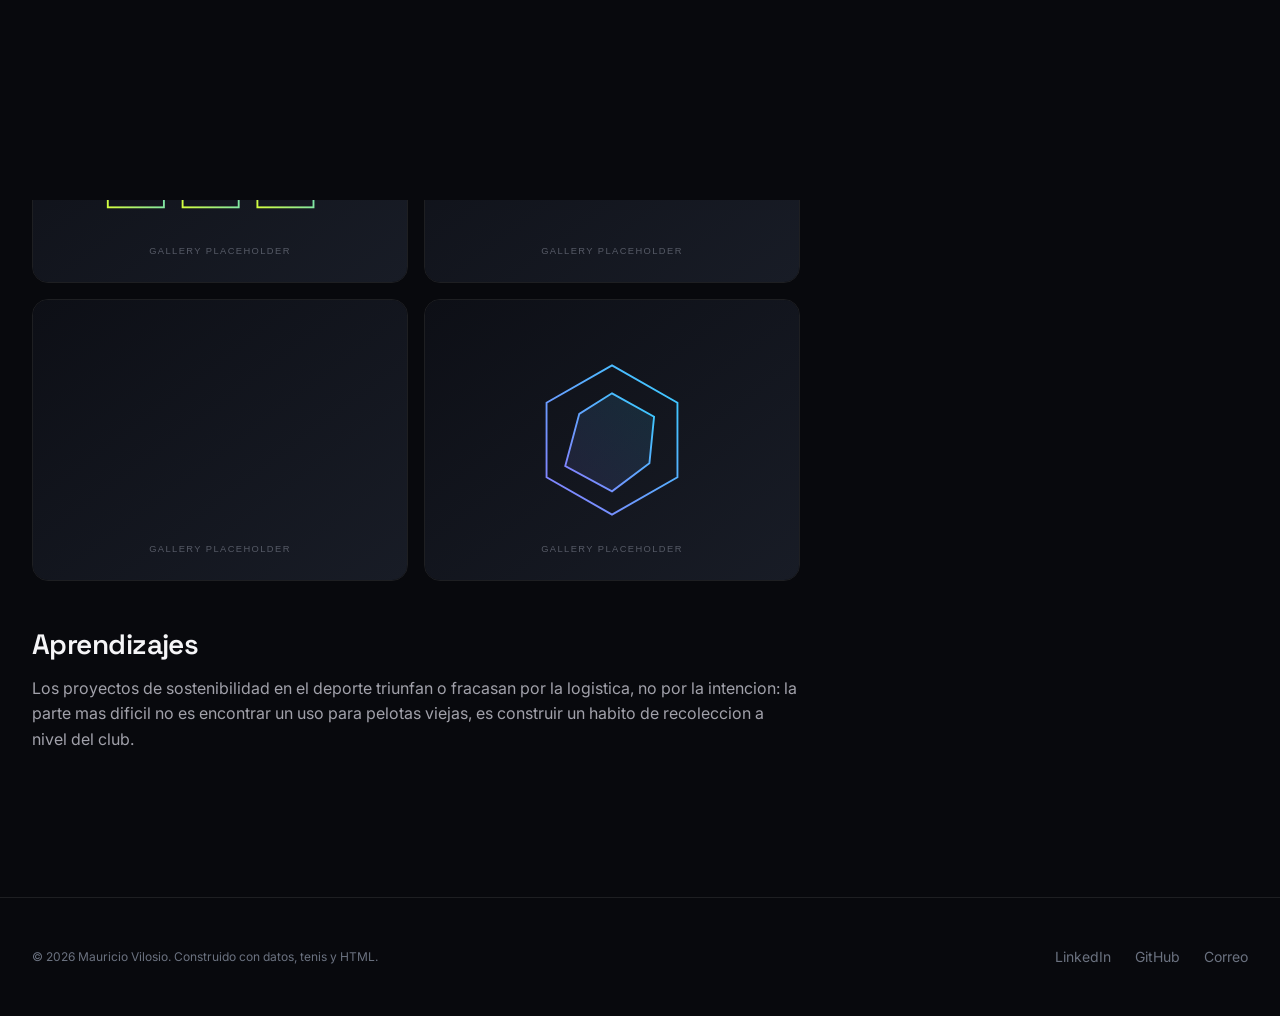
<file: projects/ball-recycling.html>
<!DOCTYPE html>
<html lang="es">
<head>
  <meta charset="UTF-8" />
  <meta name="viewport" content="width=device-width, initial-scale=1.0" />
  <title>Reutilizacion de Pelotas de Tenis — Mauricio Vilosio</title>
  <meta name="description" content="Investigacion sobre productos de segunda vida y sostenibles hechos con pelotas de tenis usadas." />
  <link rel="icon" type="image/svg+xml" href="../assets/favicon.svg" />
  <link rel="preconnect" href="https://fonts.googleapis.com" />
  <link rel="preconnect" href="https://fonts.gstatic.com" crossorigin />
  <link href="https://fonts.googleapis.com/css2?family=Space+Grotesk:wght@500;600;700&family=Inter:wght@400;500;600;700&family=JetBrains+Mono:wght@400;500&display=swap" rel="stylesheet" />
  <link rel="stylesheet" href="../css/variables.css" />
  <link rel="stylesheet" href="../css/base.css" />
  <link rel="stylesheet" href="../css/components.css" />
  <link rel="stylesheet" href="../css/animations.css" />
  <link rel="stylesheet" href="../css/responsive.css" />
</head>
<body>
  <a href="#main" class="skip-link">Saltar al contenido</a>
  <canvas id="particles-canvas" aria-hidden="true"></canvas>

  <header class="nav is-scrolled">
    <div class="container nav__inner">
      <a href="../index.html" class="nav__logo">MAURICIO<span>.</span>VILOSIO</a>
      <nav class="nav__links" aria-label="Primary">
        <a href="../index.html#about" data-i18n="nav.about">Sobre mí</a>
        <a href="../index.html#timeline" data-i18n="nav.journey">Trayectoria</a>
        <a href="../index.html#projects" data-i18n="nav.projects">Proyectos</a>
        <a href="../index.html#dashboard" data-i18n="nav.dashboard">Dashboard</a>
        <a href="../index.html#skills" data-i18n="nav.skills">Habilidades</a>
        <a href="../blog/index.html" data-i18n="nav.blog">Blog</a>
        <a href="../index.html#contact" data-i18n="nav.contact">Contacto</a>
      </nav>
      <div class="nav__actions">
        <div class="lang-switch" role="group" aria-label="Language / Idioma">
          <button type="button" class="lang-switch__btn" data-lang="es">ES</button>
          <button type="button" class="lang-switch__btn" data-lang="en">EN</button>
        </div>
        <a href="../index.html#contact" class="btn btn--secondary btn--sm" data-i18n="nav.cta">Hablemos</a>
        <button class="nav__toggle" aria-label="Toggle menu" aria-expanded="false"><span></span><span></span><span></span></button>
      </div>
    </div>
  </header>

  <main id="main">
    <section class="section project-hero">
      <div class="container">
        <a href="../index.html#projects" class="project-hero__back" data-transition data-i18n="back.projects">&larr; Volver a proyectos</a>
        <p class="eyebrow" data-i18n="page.tag">Economia Circular - Sostenibilidad</p>
        <h1 class="section-title" style="font-size: var(--fs-4xl);" data-i18n="page.title">Reutilizacion de Pelotas</h1>
        <p class="section-subtitle" style="font-size: var(--fs-md); max-width: 70ch;" data-i18n="page.tagline">Investigando que pasa con una pelota de tenis despues de su vida util de juego, y en que podria convertirse en cambio.</p>

        <div class="project-meta-grid">
          <div class="glass-card meta-item"><p class="meta-item__label" data-i18n="meta.role">Rol</p><p class="meta-item__value" data-i18n="page.role">Investigador</p></div>
          <div class="glass-card meta-item"><p class="meta-item__label" data-i18n="meta.timeline">Cronograma</p><p class="meta-item__value" data-i18n="page.timeline">En curso</p></div>
          <div class="glass-card meta-item"><p class="meta-item__label" data-i18n="meta.tools">Herramientas</p><p class="meta-item__value">Research, Sustainability Frameworks</p></div>
          <div class="glass-card meta-item"><p class="meta-item__label" data-i18n="meta.status">Estado</p><p class="meta-item__value" data-i18n="page.status">Fase de investigacion</p></div>
        </div>

        <div class="project-body">
          <article>
            <h2 data-i18n="h.description">Descripción</h2>
            <div data-i18n-html="page.description"><p>Una investigacion en curso sobre aplicaciones de economia circular para pelotas de tenis usadas: un producto que se descarta constantemente en clubes y torneos, casi siempre terminando en relleno sanitario.</p></div>

            <h2 data-i18n="h.problem">Problema</h2>
            <div data-i18n-html="page.problem"><p>El tenis produce un flujo significativo y constante de pelotas muertas sin un canal de reutilizacion formal en la mayoria de las comunidades locales de tenis. El material (nucleo de goma, cobertura de fieltro) tiene un potencial de reutilizacion real que en su mayoria se desperdicia.</p></div>

            <h2 data-i18n="h.solution">Solución</h2>
            <div data-i18n-html="page.solution"><p>Investigando iniciativas globales existentes y ciencia de materiales alrededor de pelotas de tenis reutilizadas (desde superficies deportivas hasta aplicaciones acusticas y de amortiguacion), y evaluando que es realmente replicable a nivel de un club o academia local.</p></div>

            <h2 data-i18n="h.process">Proceso</h2>
            <div data-i18n-html="page.process"><ul><li>Mapear a donde van a parar actualmente las pelotas usadas en clubes y torneos locales</li><li>Investigar iniciativas de reciclaje y reutilizacion existentes en todo el mundo</li><li>Evaluar aplicaciones de reutilizacion a pequena escala viables (protectores para patas de silla, ayudas de entrenamiento, material de superficie)</li><li>Evaluar la logistica de recoleccion en los torneos y academias que ya organizo</li></ul></div>

            <h2 data-i18n="h.technologies">Tecnologías</h2>
            <span class="chip">Research</span><span class="chip">Sustainability</span><span class="chip">Circular Economy</span>

            <h2 data-i18n="h.results">Resultados</h2>
            <div data-i18n-html="page.results"><p>Etapa temprana: mapeo inicial del volumen de pelotas de torneos locales completado, y una lista corta de aplicaciones de reutilizacion a pequena escala identificadas para pruebas piloto.</p></div>

            <h2 data-i18n="h.gallery">Galería</h2>
            <div class="gallery-grid">
              <img src="../assets/images/gallery-1.svg" alt="Imagen del proyecto 1" loading="lazy" />
              <img src="../assets/images/gallery-2.svg" alt="Imagen del proyecto 2" loading="lazy" />
              <img src="../assets/images/gallery-3.svg" alt="Imagen del proyecto 3" loading="lazy" />
              <img src="../assets/images/gallery-4.svg" alt="Imagen del proyecto 4" loading="lazy" />
            </div>

            <h2 data-i18n="h.learnings">Aprendizajes</h2>
            <div data-i18n-html="page.learnings"><p>Los proyectos de sostenibilidad en el deporte triunfan o fracasan por la logistica, no por la intencion: la parte mas dificil no es encontrar un uso para pelotas viejas, es construir un habito de recoleccion a nivel del club.</p></div>
          </article>

          <aside class="glass-card project-sidebar">
            <div>
              <p class="meta-item__label" data-i18n="sidebar.stack">Stack</p>
              <div class="project-card__stack" style="margin-top:.5rem;"><span class="chip">Research</span><span class="chip">Sustainability</span><span class="chip">Circular Economy</span></div>
            </div>
            <a href="../index.html#projects" class="btn btn--secondary" data-transition data-i18n="sidebar.allProjects">&larr; Todos los proyectos</a>
            <a href="../index.html#contact" class="btn btn--primary" data-transition data-i18n="sidebar.discuss">Hablar de este proyecto</a>
          </aside>
        </div>
      </div>
    </section>
  </main>

  <footer class="footer">
    <div class="container footer__inner">
      <p class="footer__copy" data-i18n-copy="footer.copy">© 2026 Mauricio Vilosio. Construido con datos, tenis y HTML.</p>
      <div class="footer__links">
        <a href="https://www.linkedin.com/in/mauriciovilosio/" target="_blank" rel="noopener">LinkedIn</a>
        <a href="https://github.com/vilomauricio" target="_blank" rel="noopener">GitHub</a>
        <a href="mailto:mvilosiog@gmail.com" data-i18n="social.email">Correo</a>
      </div>
    </div>
  </footer>

  <script>window.PAGE_I18N = {"en": {"meta.title": "Reutilización de Pelotas de Tenis — Mauricio Vilosio", "meta.description": "Research into second-life, sustainable products made from used tennis balls.", "page.tag": "Circular Economy · Sustainability", "page.title": "Ball Recycling", "page.tagline": "Researching what happens to a tennis ball after its playing life ends — and what it could become instead.", "page.role": "Researcher", "page.timeline": "Ongoing", "page.status": "Research phase", "page.description": "<p>An ongoing investigation into circular-economy applications for used tennis balls — a product that's discarded constantly at clubs and tournaments, almost always ending up in landfill.</p>", "page.problem": "<p>Tennis produces a significant, steady stream of dead balls with essentially no formal reuse channel in most local tennis communities. The material (rubber core, felt cover) has real reuse potential that mostly goes to waste.</p>", "page.solution": "<p>Researching existing global initiatives and materials science around reused tennis balls (from sports surfacing to acoustic and cushioning applications), and evaluating what's realistically replicable at a local club or academy level.</p>", "page.process": "<ul><li>Map where used balls in local clubs and tournaments currently end up</li><li>Research existing recycling/reuse initiatives worldwide</li><li>Evaluate feasible small-scale applications (chair leg protectors, training aids, surfacing material)</li><li>Assess logistics of collection at the tournaments and academies I already run</li></ul>", "page.results": "<p>Early-stage: initial mapping of ball volume from local tournaments completed, and a shortlist of viable small-scale reuse applications identified for pilot testing.</p>", "page.learnings": "<p>Sustainability projects in sport succeed or fail on logistics, not intent — the hardest part isn't finding a use for old balls, it's building a collection habit at the club level.</p>"}};</script>
  <script src="../js/cursor.js"></script>
  <script src="../js/particles.js"></script>
  <script src="../js/scrollReveal.js"></script>
  <script src="../js/navigation.js"></script>
  <script src="../js/main.js"></script>
  <script src="../js/i18n.js"></script>
</body>
</html>
</file>
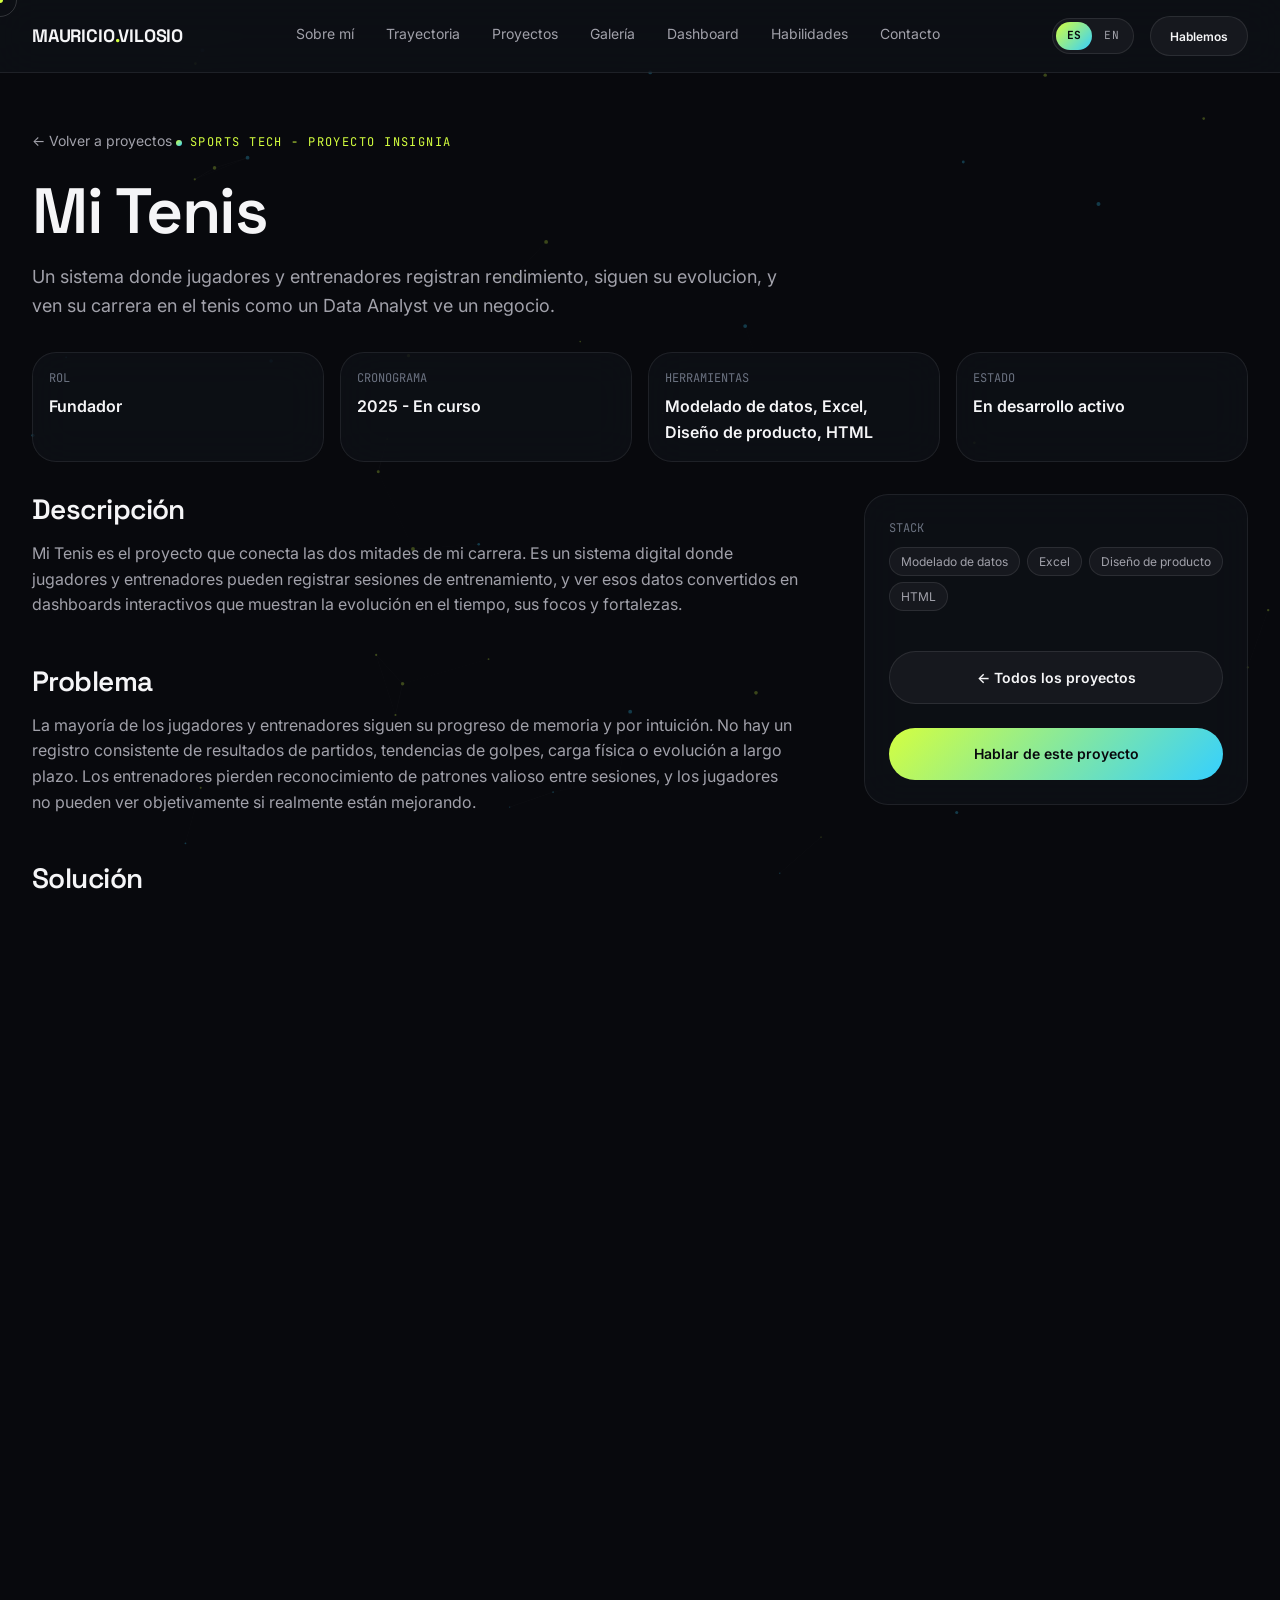
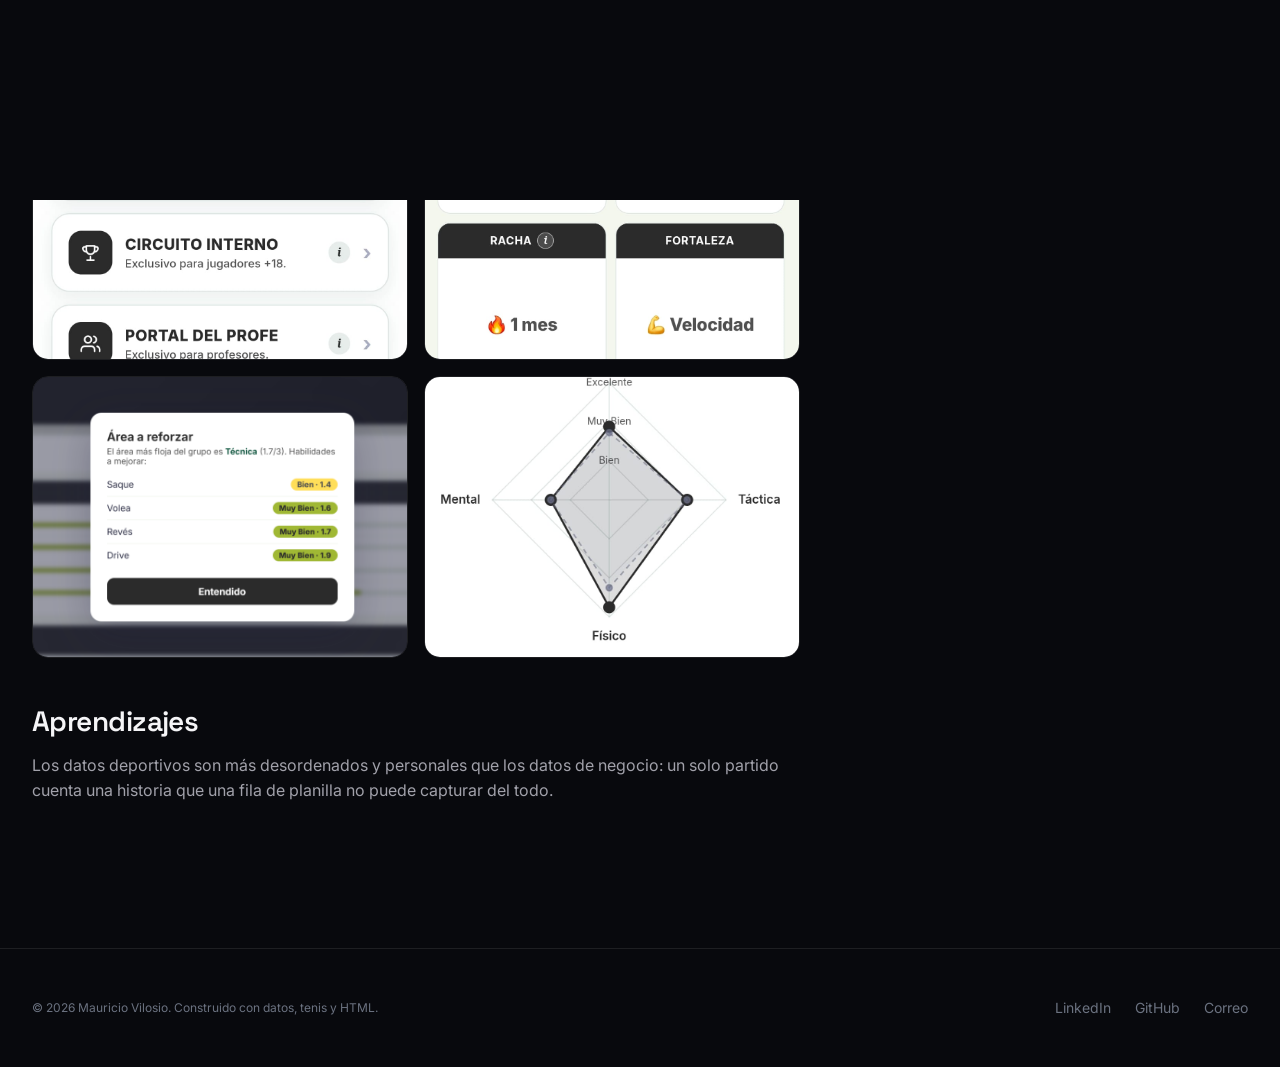
<file: projects/mi-tenis.html>
<!DOCTYPE html>
<html lang="es">
<head>
  <!-- Google tag (gtag.js) -->
  <script async src="https://www.googletagmanager.com/gtag/js?id=G-2JZ20VFDZV"></script>
  <script>
    window.dataLayer = window.dataLayer || [];
    function gtag(){dataLayer.push(arguments);}
    gtag("js", new Date());
    gtag("config", "G-2JZ20VFDZV");
  </script>
  <meta charset="UTF-8" />
  <meta name="viewport" content="width=device-width, initial-scale=1.0" />
  <title>Mi Tenis — Mauricio Vilosio</title>
  <meta name="description" content="Mi Tenis: un sistema de seguimiento de rendimiento donde jugadores y entrenadores de tenis registran partidos, evolucion y estadisticas." />
  <link rel="icon" type="image/svg+xml" href="../assets/favicon.svg" />
  <link rel="preconnect" href="https://fonts.googleapis.com" />
  <link rel="preconnect" href="https://fonts.gstatic.com" crossorigin />
  <link href="https://fonts.googleapis.com/css2?family=Space+Grotesk:wght@500;600;700&family=Inter:wght@400;500;600;700&family=JetBrains+Mono:wght@400;500&display=swap" rel="stylesheet" />
  <link rel="stylesheet" href="../css/variables.css?v=20260821" />
  <link rel="stylesheet" href="../css/base.css?v=20260821" />
  <link rel="stylesheet" href="../css/components.css?v=20260821" />
  <link rel="stylesheet" href="../css/animations.css?v=20260821" />
  <link rel="stylesheet" href="../css/responsive.css?v=20260821" />
</head>
<body>
  <a href="#main" class="skip-link">Saltar al contenido</a>
  <canvas id="particles-canvas" aria-hidden="true"></canvas>

  <header class="nav is-scrolled">
    <div class="container nav__inner">
      <a href="../index.html" class="nav__logo">MAURICIO<span>.</span>VILOSIO</a>
      <nav class="nav__links" aria-label="Primary">
        <a href="../index.html#about" data-i18n="nav.about">Sobre mí</a>
        <a href="../index.html#timeline" data-i18n="nav.journey">Trayectoria</a>
        <a href="../index.html#projects" data-i18n="nav.projects">Proyectos</a>
        <a href="../index.html#gallery" data-i18n="nav.gallery">Galería</a>
        <a href="../index.html#dashboard" data-i18n="nav.dashboard">Dashboard</a>
        <a href="../index.html#skills" data-i18n="nav.skills">Habilidades</a>
        <a href="../index.html#contact" data-i18n="nav.contact">Contacto</a>
      </nav>
      <div class="nav__actions">
        <div class="lang-switch" role="group" aria-label="Language / Idioma">
          <button type="button" class="lang-switch__btn" data-lang="es">ES</button>
          <button type="button" class="lang-switch__btn" data-lang="en">EN</button>
        </div>
        <a href="../index.html#contact" class="btn btn--secondary btn--sm" data-i18n="nav.cta">Hablemos</a>
        <button class="nav__toggle" aria-label="Toggle menu" aria-expanded="false"><span></span><span></span><span></span></button>
      </div>
    </div>
  </header>

  <main id="main">
    <section class="section project-hero">
      <div class="container">
        <a href="../index.html#projects" class="project-hero__back" data-transition data-i18n="back.projects">&larr; Volver a proyectos</a>
        <p class="eyebrow" data-i18n="page.tag">Sports Tech - Proyecto Insignia</p>
        <h1 class="section-title" style="font-size: var(--fs-4xl);" data-i18n="page.title">Mi Tenis</h1>
        <p class="section-subtitle" style="font-size: var(--fs-md); max-width: 70ch;" data-i18n="page.tagline">Un sistema donde jugadores y entrenadores registran rendimiento, siguen su evolucion, y ven su carrera en el tenis como un Data Analyst ve un negocio.</p>

        <div class="project-meta-grid">
          <div class="glass-card meta-item"><p class="meta-item__label" data-i18n="meta.role">Rol</p><p class="meta-item__value" data-i18n="page.role">Fundador</p></div>
          <div class="glass-card meta-item"><p class="meta-item__label" data-i18n="meta.timeline">Cronograma</p><p class="meta-item__value" data-i18n="page.timeline">2025 - En curso</p></div>
          <div class="glass-card meta-item"><p class="meta-item__label" data-i18n="meta.tools">Herramientas</p><p class="meta-item__value" data-i18n="page.tools">Modelado de datos, Excel, Diseño de producto, HTML</p></div>
          <div class="glass-card meta-item"><p class="meta-item__label" data-i18n="meta.status">Estado</p><p class="meta-item__value" data-i18n="page.status">En desarrollo activo</p></div>
        </div>

        <div class="project-body">
          <article>
            <h2 data-i18n="h.description">Descripción</h2>
            <div data-i18n-html="page.description"><p>Mi Tenis es el proyecto que conecta las dos mitades de mi carrera. Es un sistema digital donde jugadores y entrenadores pueden registrar sesiones de entrenamiento, y ver esos datos convertidos en dashboards interactivos que muestran la evolución en el tiempo, sus focos y fortalezas.</p></div>

            <h2 data-i18n="h.problem">Problema</h2>
            <div data-i18n-html="page.problem"><p>La mayoría de los jugadores y entrenadores siguen su progreso de memoria y por intuición. No hay un registro consistente de resultados de partidos, tendencias de golpes, carga física o evolución a largo plazo. Los entrenadores pierden reconocimiento de patrones valioso entre sesiones, y los jugadores no pueden ver objetivamente si realmente están mejorando.</p></div>

            <h2 data-i18n="h.solution">Solución</h2>
            <div data-i18n-html="page.solution"><p>Un sistema estructurado de registro de partidos, sets y sesiones de entrenamiento, que alimenta un modelo de datos diseñado específicamente para el rendimiento en deportes individuales.</p></div>

            <h2 data-i18n="h.process">Proceso</h2>
            <div data-i18n-html="page.process"><ul><li>Definí qué datos realmente importan para un atleta de deporte individual (a diferencia de los deportes de equipo, la mayoría de las herramientas existentes no encajan)</li><li>Diseñé el modelo de datos: jugadores, partidos, sesiones, métricas, y cómo se relacionan</li><li>Construí los primeros dashboards para validar qué visuales realmente usan los entrenadores en sesiones reales</li><li>Diseño e iteración de la web oficial de "Mi Tenis"</li></ul></div>

            <h2 data-i18n="h.technologies">Tecnologías</h2>
            <span class="chip" data-i18n="tech.dataModeling">Modelado de datos</span><span class="chip" data-i18n="tech.excel">Excel</span><span class="chip" data-i18n="tech.productDesign">Diseño de producto</span><span class="chip" data-i18n="tech.html">HTML</span>

            <h2 data-i18n="h.results">Resultados</h2>
            <div data-i18n-html="page.results"><p>Los primeros dashboards ya se están usando de forma informal con jugadores que entreno, reemplazando el seguimiento en cuaderno por datos estructurados y comparables entre sesiones. El modelo de datos central fue validado a través de uso real y es la base para la próxima versión del producto.</p></div>

            <h2 data-i18n="h.gallery">Galería</h2>
            <div class="gallery-grid">
              <button type="button" class="gallery-grid__item" data-lightbox-trigger data-img="../assets/images/mitenis-gallery-1.jpeg" aria-label="Ampliar imagen">
                <img src="../assets/images/mitenis-gallery-1.jpeg" alt="Mi Tenis — menú principal de la app" loading="lazy" />
                <svg viewBox="0 0 24 24" fill="none" stroke="currentColor" stroke-width="2"><circle cx="11" cy="11" r="7"/><path d="M21 21l-4.3-4.3M11 8v6M8 11h6"/></svg>
              </button>
              <button type="button" class="gallery-grid__item" data-lightbox-trigger data-img="../assets/images/mitenis-gallery-2.jpeg" aria-label="Ampliar imagen">
                <img src="../assets/images/mitenis-gallery-2.jpeg" alt="Mi Tenis — panel de desempeño y asistencia" loading="lazy" />
                <svg viewBox="0 0 24 24" fill="none" stroke="currentColor" stroke-width="2"><circle cx="11" cy="11" r="7"/><path d="M21 21l-4.3-4.3M11 8v6M8 11h6"/></svg>
              </button>
              <button type="button" class="gallery-grid__item" data-lightbox-trigger data-img="../assets/images/mitenis-gallery-3.png" aria-label="Ampliar imagen">
                <img src="../assets/images/mitenis-gallery-3.png" alt="Mi Tenis — modal de área a reforzar" loading="lazy" />
                <svg viewBox="0 0 24 24" fill="none" stroke="currentColor" stroke-width="2"><circle cx="11" cy="11" r="7"/><path d="M21 21l-4.3-4.3M11 8v6M8 11h6"/></svg>
              </button>
              <button type="button" class="gallery-grid__item" data-lightbox-trigger data-img="../assets/images/mitenis-gallery-4.jpeg" aria-label="Ampliar imagen">
                <img src="../assets/images/mitenis-gallery-4.jpeg" alt="Mi Tenis — radar de técnica, táctica, físico y mental" loading="lazy" />
                <svg viewBox="0 0 24 24" fill="none" stroke="currentColor" stroke-width="2"><circle cx="11" cy="11" r="7"/><path d="M21 21l-4.3-4.3M11 8v6M8 11h6"/></svg>
              </button>
            </div>

            <h2 data-i18n="h.learnings">Aprendizajes</h2>
            <div data-i18n-html="page.learnings"><p>Los datos deportivos son más desordenados y personales que los datos de negocio: un solo partido cuenta una historia que una fila de planilla no puede capturar del todo.</p></div>
          </article>

          <aside class="glass-card project-sidebar">
            <div>
              <p class="meta-item__label" data-i18n="sidebar.stack">Stack</p>
              <div class="project-card__stack" style="margin-top:.5rem;"><span class="chip" data-i18n="tech.dataModeling">Modelado de datos</span><span class="chip" data-i18n="tech.excel">Excel</span><span class="chip" data-i18n="tech.productDesign">Diseño de producto</span><span class="chip" data-i18n="tech.html">HTML</span></div>
            </div>
            <a href="../index.html#projects" class="btn btn--secondary" data-transition data-i18n="sidebar.allProjects">&larr; Todos los proyectos</a>
            <a href="../index.html#contact" class="btn btn--primary" data-transition data-i18n="sidebar.discuss">Hablar de este proyecto</a>
          </aside>
        </div>
      </div>
    </section>
  </main>

  <footer class="footer">
    <div class="container footer__inner">
      <p class="footer__copy" data-i18n-copy="footer.copy">© 2026 Mauricio Vilosio. Construido con datos, tenis y HTML.</p>
      <div class="footer__links">
        <a href="https://www.linkedin.com/in/mauriciovilosio/" target="_blank" rel="noopener">LinkedIn</a>
        <a href="https://github.com/mauriciovilosio" target="_blank" rel="noopener">GitHub</a>
        <a href="mailto:mvilosiog@gmail.com" data-i18n="social.email">Correo</a>
      </div>
    </div>
  </footer>

  <script>window.PAGE_I18N = {"en": {"meta.title": "Mi Tenis — Mauricio Vilosio", "meta.description": "Mi Tenis: a performance-tracking system where tennis players and coaches register matches, evolution and statistics.", "page.tag": "Sports Tech · Flagship Project", "page.title": "Mi Tenis", "page.tagline": "A system where players and coaches register performance, track evolution, and see their tennis career the way a Data Analyst sees a business.", "page.role": "Founder", "page.timeline": "2025 — Ongoing", "page.tools": "Data Modeling, Excel, Product Design, HTML", "page.status": "In active development", "page.description": "<p>Mi Tenis is the project that connects both halves of my career. It's a digital system where players and coaches can log training sessions, and see that data turned into interactive dashboards showing their evolution over time, their focus areas and strengths.</p>", "page.problem": "<p>Most players and coaches track progress by memory and gut feeling. There's no consistent record of match results, shot tendencies, physical load, or long-term evolution. Coaches lose valuable pattern recognition between sessions, and players can't objectively see if they're actually improving.</p>", "page.solution": "<p>A structured logging system for matches, sets, and training sessions, feeding a data model designed specifically for individual sport performance.</p>", "page.process": "<ul><li>Defined what data actually matters for an individual sport athlete (unlike team sports, most existing tools don't fit)</li><li>Designed the data model: players, matches, sessions, metrics, and how they relate</li><li>Built the first dashboards to validate which visuals coaches actually use in real sessions</li><li>Designed and iterated on the official \"Mi Tenis\" website</li></ul>", "page.results": "<p>Early dashboards are already being used informally with players I coach, replacing notebook tracking with structured, comparable data across sessions. The core data model has been validated through real usage and is the foundation for the next version of the product.</p>", "page.learnings": "<p>Sports data is messier and more personal than business data — a single match tells a story that a spreadsheet row can't fully capture.</p>", "tech.dataModeling": "Data Modeling", "tech.excel": "Excel", "tech.productDesign": "Product Design", "tech.html": "HTML"}};</script>
  <script src="../js/cursor.js?v=20260821"></script>
  <script src="../js/particles.js?v=20260821"></script>
  <script src="../js/scrollReveal.js?v=20260821"></script>
  <script src="../js/gallery.js?v=20260821"></script>
  <script src="../js/navigation.js?v=20260821"></script>
  <script src="../js/main.js?v=20260821"></script>
  <script src="../js/i18n.js?v=20260821"></script>
</body>
</html>
</file>
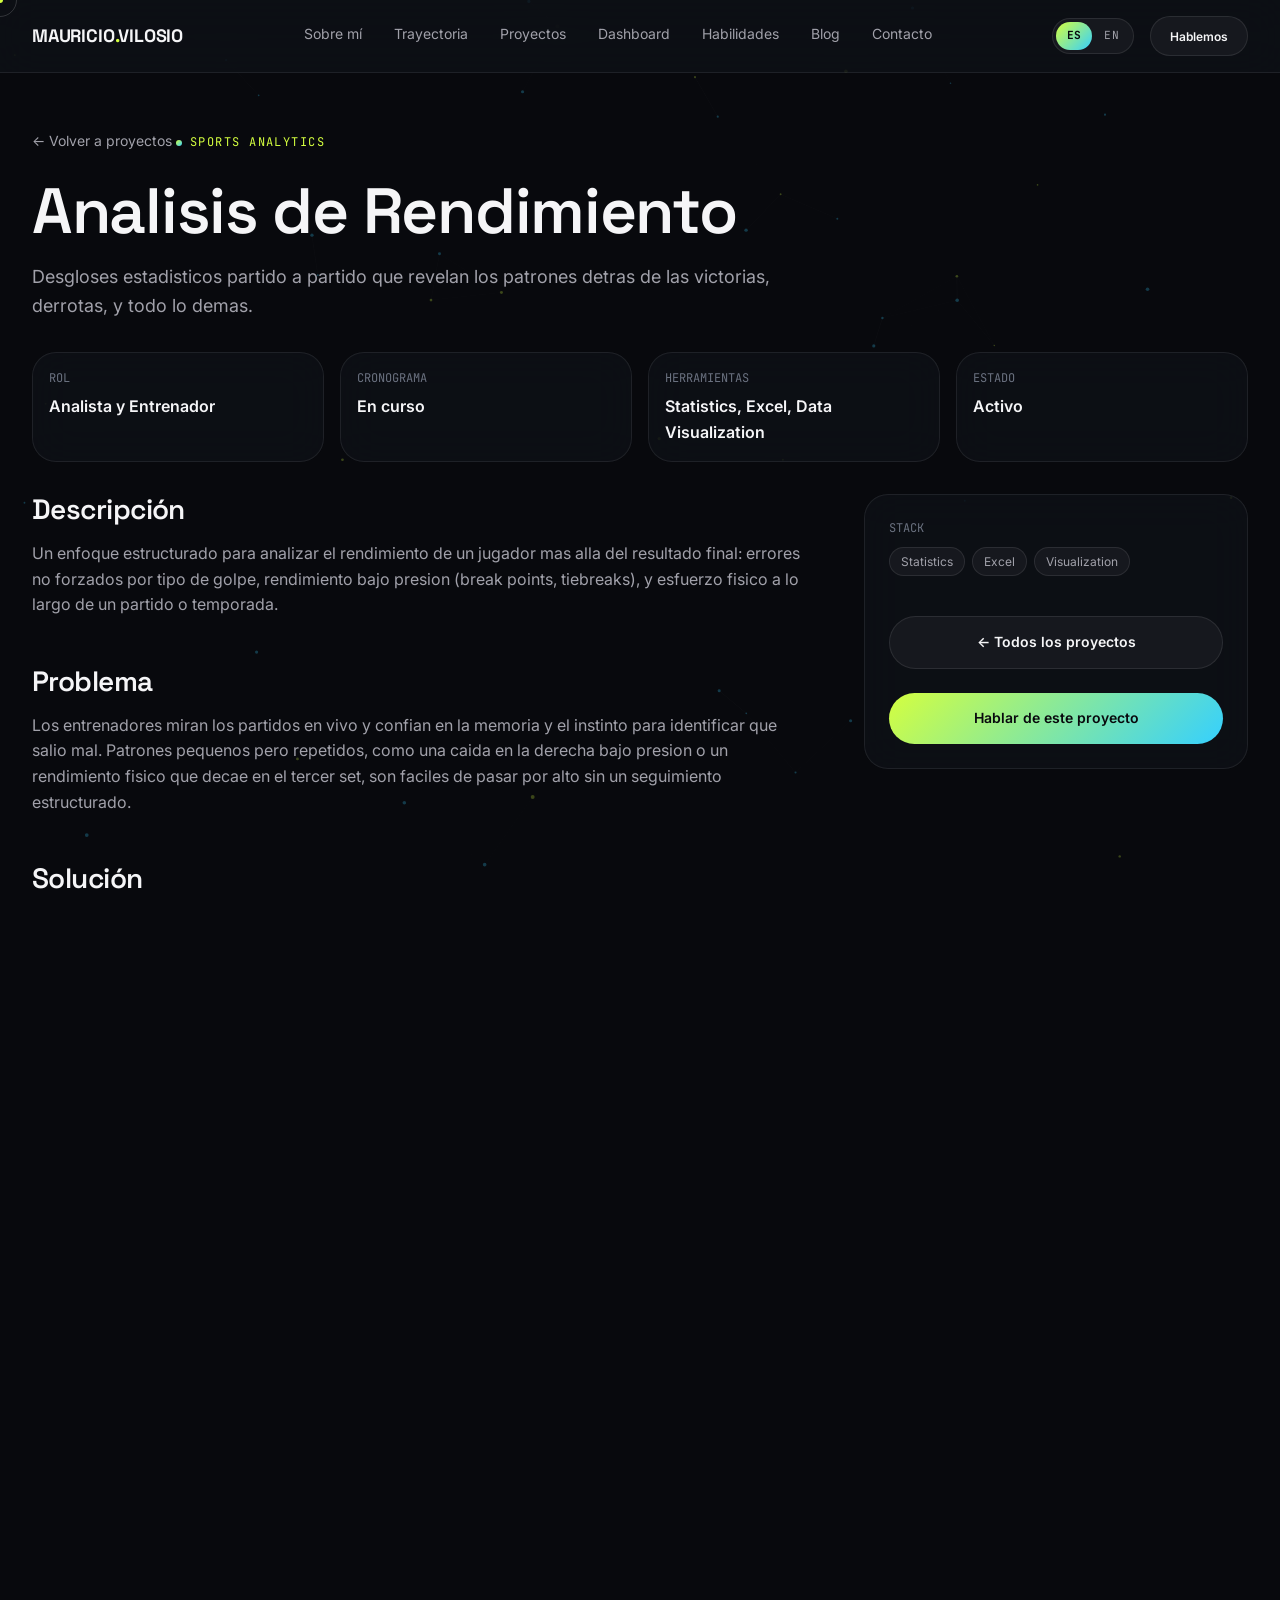
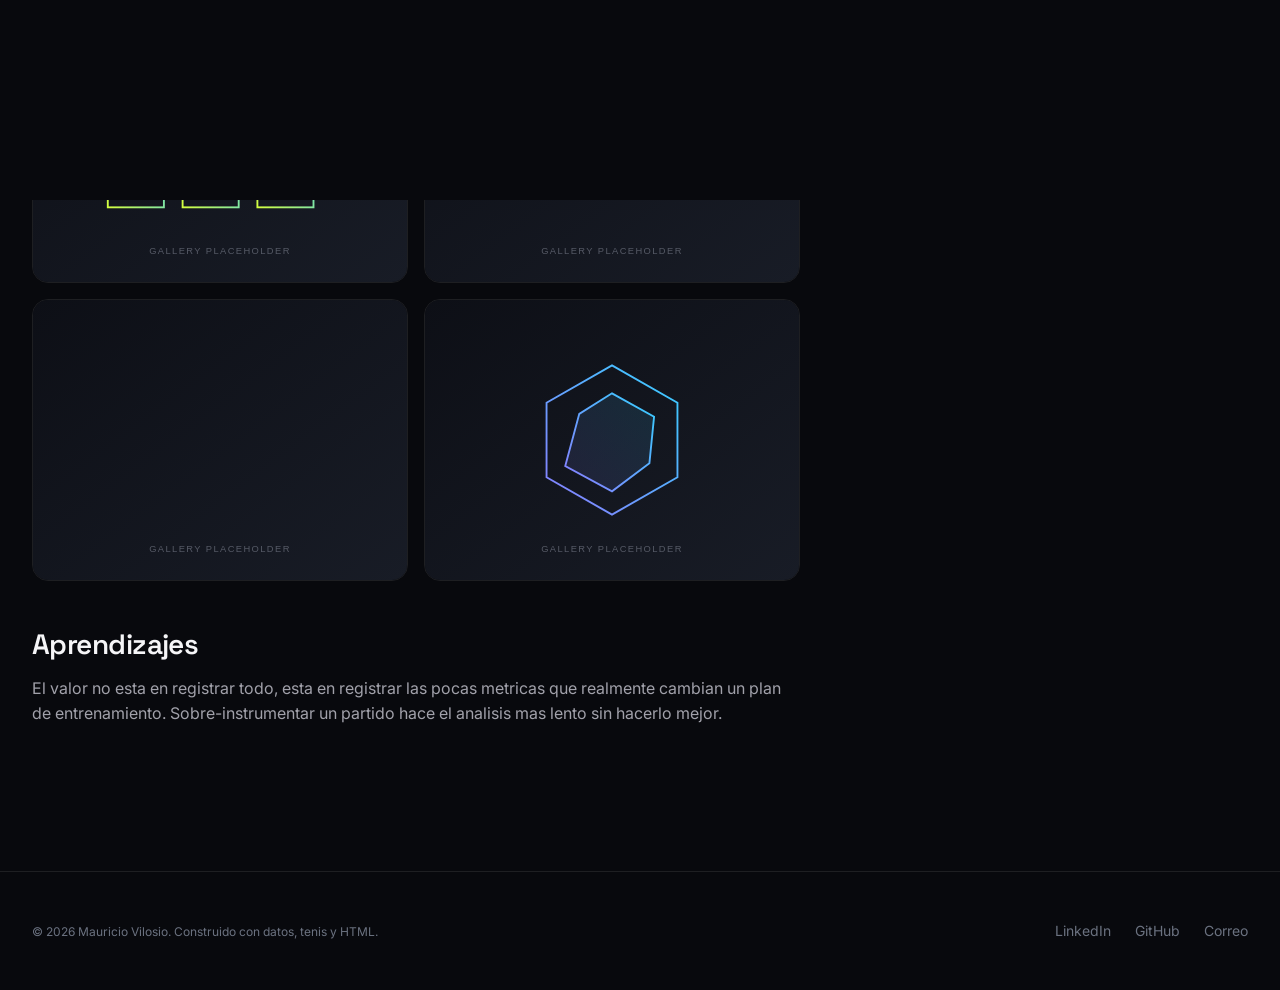
<file: projects/performance-analysis.html>
<!DOCTYPE html>
<html lang="es">
<head>
  <meta charset="UTF-8" />
  <meta name="viewport" content="width=device-width, initial-scale=1.0" />
  <title>Analisis de Rendimiento — Mauricio Vilosio</title>
  <meta name="description" content="Analisis estadistico partido a partido del rendimiento en tenis, revelando patrones que un entrenador no puede ver desde el lateral." />
  <link rel="icon" type="image/svg+xml" href="../assets/favicon.svg" />
  <link rel="preconnect" href="https://fonts.googleapis.com" />
  <link rel="preconnect" href="https://fonts.gstatic.com" crossorigin />
  <link href="https://fonts.googleapis.com/css2?family=Space+Grotesk:wght@500;600;700&family=Inter:wght@400;500;600;700&family=JetBrains+Mono:wght@400;500&display=swap" rel="stylesheet" />
  <link rel="stylesheet" href="../css/variables.css" />
  <link rel="stylesheet" href="../css/base.css" />
  <link rel="stylesheet" href="../css/components.css" />
  <link rel="stylesheet" href="../css/animations.css" />
  <link rel="stylesheet" href="../css/responsive.css" />
</head>
<body>
  <a href="#main" class="skip-link">Saltar al contenido</a>
  <canvas id="particles-canvas" aria-hidden="true"></canvas>

  <header class="nav is-scrolled">
    <div class="container nav__inner">
      <a href="../index.html" class="nav__logo">MAURICIO<span>.</span>VILOSIO</a>
      <nav class="nav__links" aria-label="Primary">
        <a href="../index.html#about" data-i18n="nav.about">Sobre mí</a>
        <a href="../index.html#timeline" data-i18n="nav.journey">Trayectoria</a>
        <a href="../index.html#projects" data-i18n="nav.projects">Proyectos</a>
        <a href="../index.html#dashboard" data-i18n="nav.dashboard">Dashboard</a>
        <a href="../index.html#skills" data-i18n="nav.skills">Habilidades</a>
        <a href="../blog/index.html" data-i18n="nav.blog">Blog</a>
        <a href="../index.html#contact" data-i18n="nav.contact">Contacto</a>
      </nav>
      <div class="nav__actions">
        <div class="lang-switch" role="group" aria-label="Language / Idioma">
          <button type="button" class="lang-switch__btn" data-lang="es">ES</button>
          <button type="button" class="lang-switch__btn" data-lang="en">EN</button>
        </div>
        <a href="../index.html#contact" class="btn btn--secondary btn--sm" data-i18n="nav.cta">Hablemos</a>
        <button class="nav__toggle" aria-label="Toggle menu" aria-expanded="false"><span></span><span></span><span></span></button>
      </div>
    </div>
  </header>

  <main id="main">
    <section class="section project-hero">
      <div class="container">
        <a href="../index.html#projects" class="project-hero__back" data-transition data-i18n="back.projects">&larr; Volver a proyectos</a>
        <p class="eyebrow" data-i18n="page.tag">Sports Analytics</p>
        <h1 class="section-title" style="font-size: var(--fs-4xl);" data-i18n="page.title">Analisis de Rendimiento</h1>
        <p class="section-subtitle" style="font-size: var(--fs-md); max-width: 70ch;" data-i18n="page.tagline">Desgloses estadisticos partido a partido que revelan los patrones detras de las victorias, derrotas, y todo lo demas.</p>

        <div class="project-meta-grid">
          <div class="glass-card meta-item"><p class="meta-item__label" data-i18n="meta.role">Rol</p><p class="meta-item__value" data-i18n="page.role">Analista y Entrenador</p></div>
          <div class="glass-card meta-item"><p class="meta-item__label" data-i18n="meta.timeline">Cronograma</p><p class="meta-item__value" data-i18n="page.timeline">En curso</p></div>
          <div class="glass-card meta-item"><p class="meta-item__label" data-i18n="meta.tools">Herramientas</p><p class="meta-item__value">Statistics, Excel, Data Visualization</p></div>
          <div class="glass-card meta-item"><p class="meta-item__label" data-i18n="meta.status">Estado</p><p class="meta-item__value" data-i18n="page.status">Activo</p></div>
        </div>

        <div class="project-body">
          <article>
            <h2 data-i18n="h.description">Descripción</h2>
            <div data-i18n-html="page.description"><p>Un enfoque estructurado para analizar el rendimiento de un jugador mas alla del resultado final: errores no forzados por tipo de golpe, rendimiento bajo presion (break points, tiebreaks), y esfuerzo fisico a lo largo de un partido o temporada.</p></div>

            <h2 data-i18n="h.problem">Problema</h2>
            <div data-i18n-html="page.problem"><p>Los entrenadores miran los partidos en vivo y confian en la memoria y el instinto para identificar que salio mal. Patrones pequenos pero repetidos, como una caida en la derecha bajo presion o un rendimiento fisico que decae en el tercer set, son faciles de pasar por alto sin un seguimiento estructurado.</p></div>

            <h2 data-i18n="h.solution">Solución</h2>
            <div data-i18n-html="page.solution"><p>Un framework liviano de estadisticas para registrar eventos clave del partido durante el juego, y luego visualizarlos despues para detectar patrones recurrentes entre partidos, no solo momentos aislados.</p></div>

            <h2 data-i18n="h.process">Proceso</h2>
            <div data-i18n-html="page.process"><ul><li>Definir los eventos que vale la pena registrar (errores, winners, break points, duracion de los puntos)</li><li>Registrar datos durante o inmediatamente despues de los partidos para mantener la precision</li><li>Agregar datos entre partidos para separar momentos puntuales de patrones reales</li><li>Visualizar tendencias para que el jugador y el entrenador las revisen juntos</li></ul></div>

            <h2 data-i18n="h.technologies">Tecnologías</h2>
            <span class="chip">Statistics</span><span class="chip">Excel</span><span class="chip">Visualization</span>

            <h2 data-i18n="h.results">Resultados</h2>
            <div data-i18n-html="page.results"><p>Feedback concreto y especifico reemplazo las impresiones genericas post-partido: los jugadores pudieron ver exactamente que situaciones les costaban puntos a lo largo de una temporada, no solo un mal dia puntual.</p></div>

            <h2 data-i18n="h.gallery">Galería</h2>
            <div class="gallery-grid">
              <img src="../assets/images/gallery-1.svg" alt="Imagen del proyecto 1" loading="lazy" />
              <img src="../assets/images/gallery-2.svg" alt="Imagen del proyecto 2" loading="lazy" />
              <img src="../assets/images/gallery-3.svg" alt="Imagen del proyecto 3" loading="lazy" />
              <img src="../assets/images/gallery-4.svg" alt="Imagen del proyecto 4" loading="lazy" />
            </div>

            <h2 data-i18n="h.learnings">Aprendizajes</h2>
            <div data-i18n-html="page.learnings"><p>El valor no esta en registrar todo, esta en registrar las pocas metricas que realmente cambian un plan de entrenamiento. Sobre-instrumentar un partido hace el analisis mas lento sin hacerlo mejor.</p></div>
          </article>

          <aside class="glass-card project-sidebar">
            <div>
              <p class="meta-item__label" data-i18n="sidebar.stack">Stack</p>
              <div class="project-card__stack" style="margin-top:.5rem;"><span class="chip">Statistics</span><span class="chip">Excel</span><span class="chip">Visualization</span></div>
            </div>
            <a href="../index.html#projects" class="btn btn--secondary" data-transition data-i18n="sidebar.allProjects">&larr; Todos los proyectos</a>
            <a href="../index.html#contact" class="btn btn--primary" data-transition data-i18n="sidebar.discuss">Hablar de este proyecto</a>
          </aside>
        </div>
      </div>
    </section>
  </main>

  <footer class="footer">
    <div class="container footer__inner">
      <p class="footer__copy" data-i18n-copy="footer.copy">© 2026 Mauricio Vilosio. Construido con datos, tenis y HTML.</p>
      <div class="footer__links">
        <a href="https://www.linkedin.com/in/mauriciovilosio/" target="_blank" rel="noopener">LinkedIn</a>
        <a href="https://github.com/vilomauricio" target="_blank" rel="noopener">GitHub</a>
        <a href="mailto:mvilosiog@gmail.com" data-i18n="social.email">Correo</a>
      </div>
    </div>
  </footer>

  <script>window.PAGE_I18N = {"en": {"meta.title": "Análisis de Rendimiento — Mauricio Vilosio", "meta.description": "Match-by-match statistical analysis of tennis performance, surfacing patterns coaches can't see from the sideline.", "page.tag": "Sports Analytics", "page.title": "Performance Analysis", "page.tagline": "Match-by-match statistical breakdowns that reveal the patterns behind wins, losses, and everything in between.", "page.role": "Analyst & Coach", "page.timeline": "Ongoing", "page.status": "Active", "page.description": "<p>A structured approach to analyzing player performance beyond the final score: unforced errors by shot type, performance under pressure (break points, tiebreaks), and physical output across a match or season.</p>", "page.problem": "<p>Coaches watch matches live and rely on memory and instinct to identify what went wrong. Small but repeated patterns, like a breakdown on the backhand under pressure or fading physical output in the third set, are easy to miss without structured tracking.</p>", "page.solution": "<p>A lightweight statistics framework for logging key match events during play, then visualizing them afterward to spot recurring patterns across matches, not just isolated moments.</p>", "page.process": "<ul><li>Define the events worth tracking (errors, winners, break points, rally length)</li><li>Log data during or immediately after matches to keep it accurate</li><li>Aggregate across matches to separate one-off moments from real patterns</li><li>Visualize trends for the player and coach to review together</li></ul>", "page.results": "<p>Concrete, specific feedback replaced generic post-match impressions — players could see exactly which situations were costing them points across a season, not just a single bad day.</p>", "page.learnings": "<p>The value isn't in tracking everything — it's in tracking the few metrics that actually change a training plan. Over-instrumenting a match makes analysis slower without making it better.</p>"}};</script>
  <script src="../js/cursor.js"></script>
  <script src="../js/particles.js"></script>
  <script src="../js/scrollReveal.js"></script>
  <script src="../js/navigation.js"></script>
  <script src="../js/main.js"></script>
  <script src="../js/i18n.js"></script>
</body>
</html>
</file>
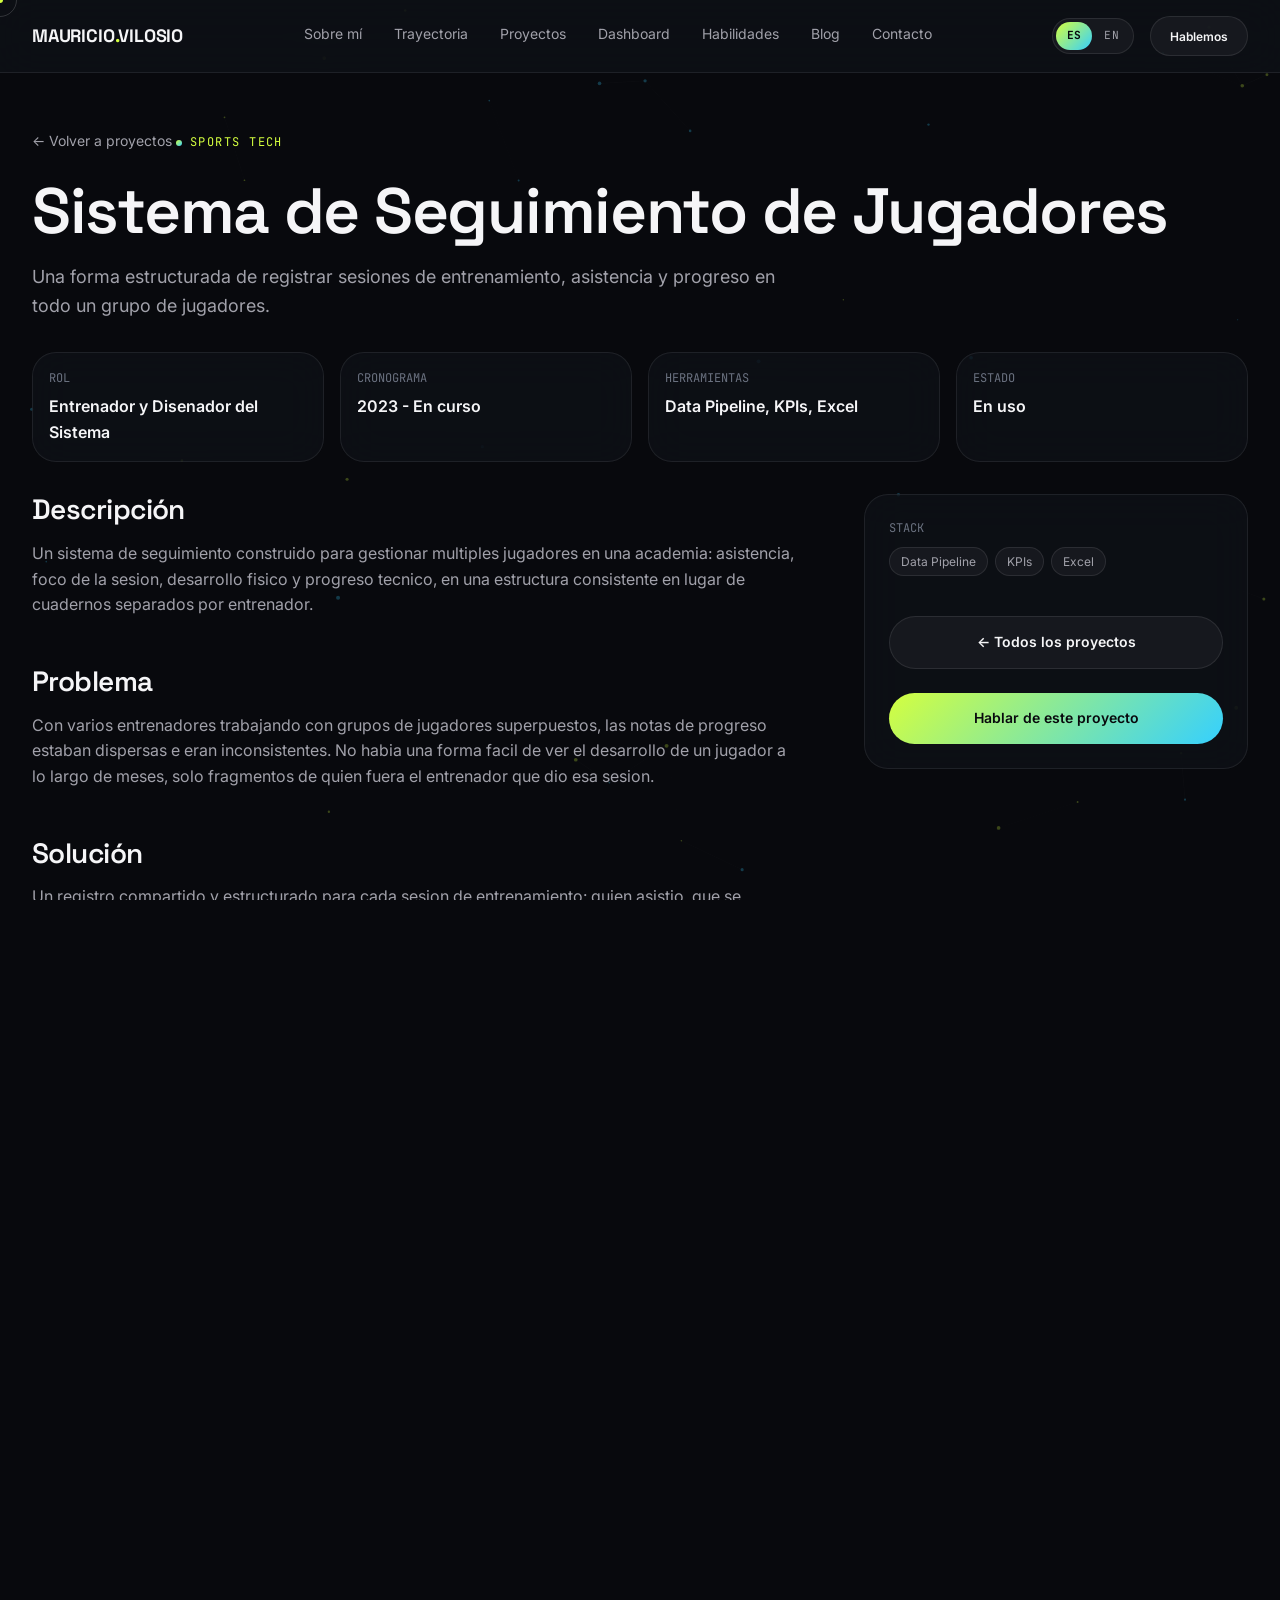
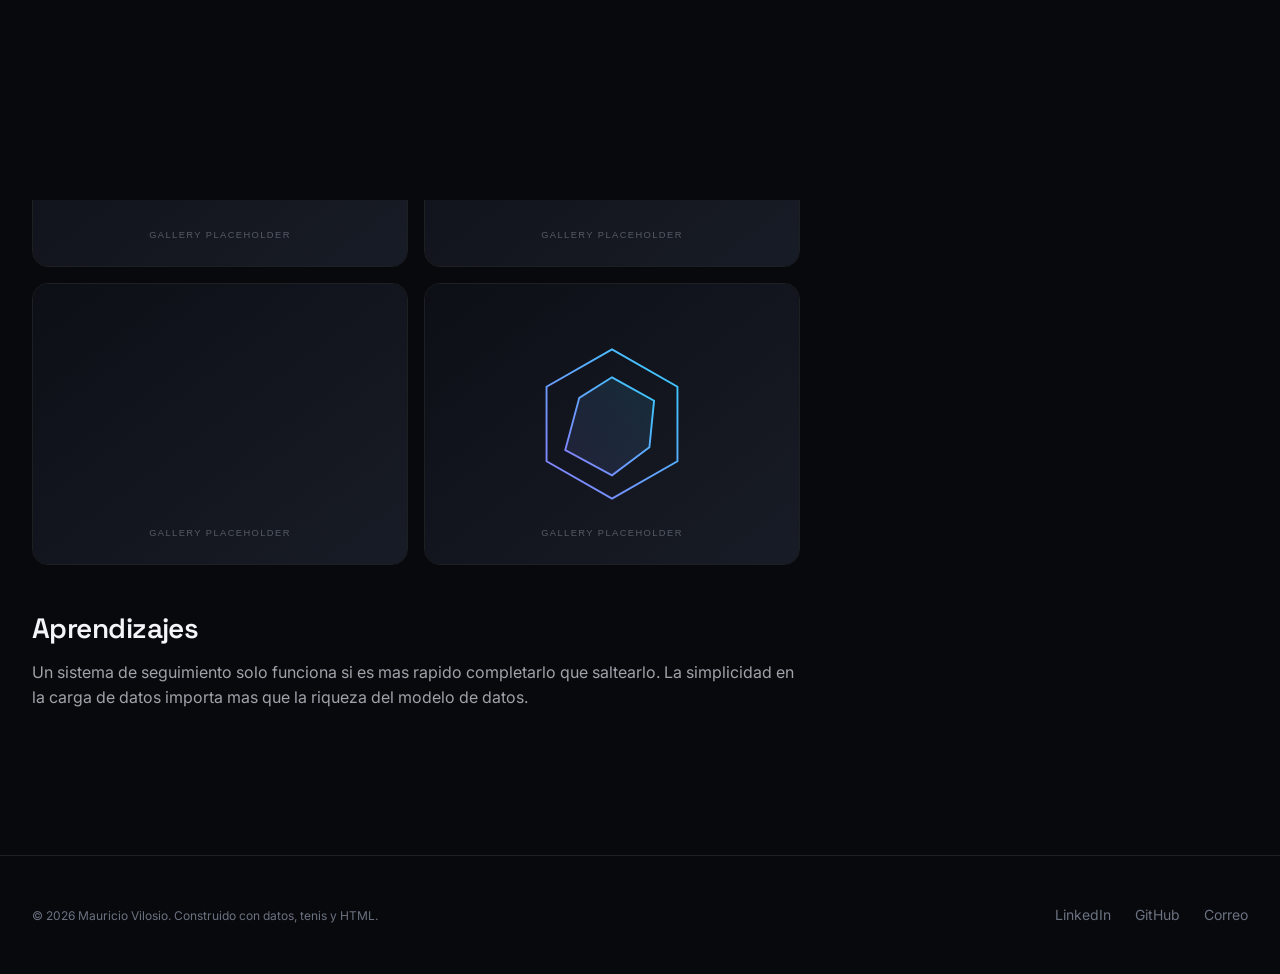
<file: projects/player-tracking.html>
<!DOCTYPE html>
<html lang="es">
<head>
  <meta charset="UTF-8" />
  <meta name="viewport" content="width=device-width, initial-scale=1.0" />
  <title>Sistema de Seguimiento de Jugadores — Mauricio Vilosio</title>
  <meta name="description" content="Un sistema estructurado de seguimiento de jugadores para registrar sesiones de entrenamiento y progreso en toda una academia de tenis." />
  <link rel="icon" type="image/svg+xml" href="../assets/favicon.svg" />
  <link rel="preconnect" href="https://fonts.googleapis.com" />
  <link rel="preconnect" href="https://fonts.gstatic.com" crossorigin />
  <link href="https://fonts.googleapis.com/css2?family=Space+Grotesk:wght@500;600;700&family=Inter:wght@400;500;600;700&family=JetBrains+Mono:wght@400;500&display=swap" rel="stylesheet" />
  <link rel="stylesheet" href="../css/variables.css" />
  <link rel="stylesheet" href="../css/base.css" />
  <link rel="stylesheet" href="../css/components.css" />
  <link rel="stylesheet" href="../css/animations.css" />
  <link rel="stylesheet" href="../css/responsive.css" />
</head>
<body>
  <a href="#main" class="skip-link">Saltar al contenido</a>
  <canvas id="particles-canvas" aria-hidden="true"></canvas>

  <header class="nav is-scrolled">
    <div class="container nav__inner">
      <a href="../index.html" class="nav__logo">MAURICIO<span>.</span>VILOSIO</a>
      <nav class="nav__links" aria-label="Primary">
        <a href="../index.html#about" data-i18n="nav.about">Sobre mí</a>
        <a href="../index.html#timeline" data-i18n="nav.journey">Trayectoria</a>
        <a href="../index.html#projects" data-i18n="nav.projects">Proyectos</a>
        <a href="../index.html#dashboard" data-i18n="nav.dashboard">Dashboard</a>
        <a href="../index.html#skills" data-i18n="nav.skills">Habilidades</a>
        <a href="../blog/index.html" data-i18n="nav.blog">Blog</a>
        <a href="../index.html#contact" data-i18n="nav.contact">Contacto</a>
      </nav>
      <div class="nav__actions">
        <div class="lang-switch" role="group" aria-label="Language / Idioma">
          <button type="button" class="lang-switch__btn" data-lang="es">ES</button>
          <button type="button" class="lang-switch__btn" data-lang="en">EN</button>
        </div>
        <a href="../index.html#contact" class="btn btn--secondary btn--sm" data-i18n="nav.cta">Hablemos</a>
        <button class="nav__toggle" aria-label="Toggle menu" aria-expanded="false"><span></span><span></span><span></span></button>
      </div>
    </div>
  </header>

  <main id="main">
    <section class="section project-hero">
      <div class="container">
        <a href="../index.html#projects" class="project-hero__back" data-transition data-i18n="back.projects">&larr; Volver a proyectos</a>
        <p class="eyebrow" data-i18n="page.tag">Sports Tech</p>
        <h1 class="section-title" style="font-size: var(--fs-4xl);" data-i18n="page.title">Sistema de Seguimiento de Jugadores</h1>
        <p class="section-subtitle" style="font-size: var(--fs-md); max-width: 70ch;" data-i18n="page.tagline">Una forma estructurada de registrar sesiones de entrenamiento, asistencia y progreso en todo un grupo de jugadores.</p>

        <div class="project-meta-grid">
          <div class="glass-card meta-item"><p class="meta-item__label" data-i18n="meta.role">Rol</p><p class="meta-item__value" data-i18n="page.role">Entrenador y Disenador del Sistema</p></div>
          <div class="glass-card meta-item"><p class="meta-item__label" data-i18n="meta.timeline">Cronograma</p><p class="meta-item__value" data-i18n="page.timeline">2023 - En curso</p></div>
          <div class="glass-card meta-item"><p class="meta-item__label" data-i18n="meta.tools">Herramientas</p><p class="meta-item__value">Data Pipeline, KPIs, Excel</p></div>
          <div class="glass-card meta-item"><p class="meta-item__label" data-i18n="meta.status">Estado</p><p class="meta-item__value" data-i18n="page.status">En uso</p></div>
        </div>

        <div class="project-body">
          <article>
            <h2 data-i18n="h.description">Descripción</h2>
            <div data-i18n-html="page.description"><p>Un sistema de seguimiento construido para gestionar multiples jugadores en una academia: asistencia, foco de la sesion, desarrollo fisico y progreso tecnico, en una estructura consistente en lugar de cuadernos separados por entrenador.</p></div>

            <h2 data-i18n="h.problem">Problema</h2>
            <div data-i18n-html="page.problem"><p>Con varios entrenadores trabajando con grupos de jugadores superpuestos, las notas de progreso estaban dispersas e eran inconsistentes. No habia una forma facil de ver el desarrollo de un jugador a lo largo de meses, solo fragmentos de quien fuera el entrenador que dio esa sesion.</p></div>

            <h2 data-i18n="h.solution">Solución</h2>
            <div data-i18n-html="page.solution"><p>Un registro compartido y estructurado para cada sesion de entrenamiento: quien asistio, que se trabajo, y una calificacion simple de progreso por area de habilidad, consolidado en KPIs por jugador a los que cualquier entrenador del equipo puede acceder al instante.</p></div>

            <h2 data-i18n="h.process">Proceso</h2>
            <div data-i18n-html="page.process"><ul><li>Defini un formato de registro de sesion minimo y rapido de completar que los entrenadores realmente usarian</li><li>Estructure los datos para que se consoliden limpiamente en KPIs por jugador y por grupo</li><li>Construi vistas simples para responder donde esta este jugador respecto a hace tres meses</li></ul></div>

            <h2 data-i18n="h.technologies">Tecnologías</h2>
            <span class="chip">Data Pipeline</span><span class="chip">KPIs</span><span class="chip">Excel</span>

            <h2 data-i18n="h.results">Resultados</h2>
            <div data-i18n-html="page.results"><p>Cualquier entrenador puede ahora ver el historial de un jugador en segundos en lugar de preguntar por ahi. Las conversaciones de desarrollo con jugadores (y sus padres) estan respaldadas por un registro real en lugar de impresiones generales.</p></div>

            <h2 data-i18n="h.gallery">Galería</h2>
            <div class="gallery-grid">
              <img src="../assets/images/gallery-1.svg" alt="Imagen del proyecto 1" loading="lazy" />
              <img src="../assets/images/gallery-2.svg" alt="Imagen del proyecto 2" loading="lazy" />
              <img src="../assets/images/gallery-3.svg" alt="Imagen del proyecto 3" loading="lazy" />
              <img src="../assets/images/gallery-4.svg" alt="Imagen del proyecto 4" loading="lazy" />
            </div>

            <h2 data-i18n="h.learnings">Aprendizajes</h2>
            <div data-i18n-html="page.learnings"><p>Un sistema de seguimiento solo funciona si es mas rapido completarlo que saltearlo. La simplicidad en la carga de datos importa mas que la riqueza del modelo de datos.</p></div>
          </article>

          <aside class="glass-card project-sidebar">
            <div>
              <p class="meta-item__label" data-i18n="sidebar.stack">Stack</p>
              <div class="project-card__stack" style="margin-top:.5rem;"><span class="chip">Data Pipeline</span><span class="chip">KPIs</span><span class="chip">Excel</span></div>
            </div>
            <a href="../index.html#projects" class="btn btn--secondary" data-transition data-i18n="sidebar.allProjects">&larr; Todos los proyectos</a>
            <a href="../index.html#contact" class="btn btn--primary" data-transition data-i18n="sidebar.discuss">Hablar de este proyecto</a>
          </aside>
        </div>
      </div>
    </section>
  </main>

  <footer class="footer">
    <div class="container footer__inner">
      <p class="footer__copy" data-i18n-copy="footer.copy">© 2026 Mauricio Vilosio. Construido con datos, tenis y HTML.</p>
      <div class="footer__links">
        <a href="https://www.linkedin.com/in/mauriciovilosio/" target="_blank" rel="noopener">LinkedIn</a>
        <a href="https://github.com/vilomauricio" target="_blank" rel="noopener">GitHub</a>
        <a href="mailto:mvilosiog@gmail.com" data-i18n="social.email">Correo</a>
      </div>
    </div>
  </footer>

  <script>window.PAGE_I18N = {"en": {"meta.title": "Sistema de Seguimiento de Jugadores — Mauricio Vilosio", "meta.description": "A structured player-tracking system to log training sessions and progress across an entire tennis academy.", "page.tag": "Sports Tech", "page.title": "Player Tracking System", "page.tagline": "A structured way to track training sessions, attendance and progress across an entire group of players.", "page.role": "Coach & System Designer", "page.timeline": "2023 — Ongoing", "page.status": "In use", "page.description": "<p>A tracking system built to manage multiple players across an academy — attendance, session focus, physical development and technical progress — in one consistent structure instead of separate notebooks per coach.</p>", "page.problem": "<p>With several coaches working with overlapping groups of players, progress notes were scattered and inconsistent. There was no easy way to see a player's development over months, only fragments from whichever coach happened to run that session.</p>", "page.solution": "<p>A shared, structured log for every training session — who attended, what was worked on, and a simple progress rating per skill area — rolled up into per-player KPIs any coach on the team can reference instantly.</p>", "page.process": "<ul><li>Defined a minimal, fast-to-fill session log format coaches would actually use</li><li>Structured the data so it rolls up cleanly into per-player and per-group KPIs</li><li>Built simple views for 'where is this player relative to three months ago'</li></ul>", "page.results": "<p>Any coach can now pick up a player's history in seconds instead of asking around. Development conversations with players (and their parents) are backed by a real record instead of general impressions.</p>", "page.learnings": "<p>A tracking system only works if it's faster to fill out than to skip. Simplicity in data entry matters more than richness of the data model.</p>"}};</script>
  <script src="../js/cursor.js"></script>
  <script src="../js/particles.js"></script>
  <script src="../js/scrollReveal.js"></script>
  <script src="../js/navigation.js"></script>
  <script src="../js/main.js"></script>
  <script src="../js/i18n.js"></script>
</body>
</html>
</file>
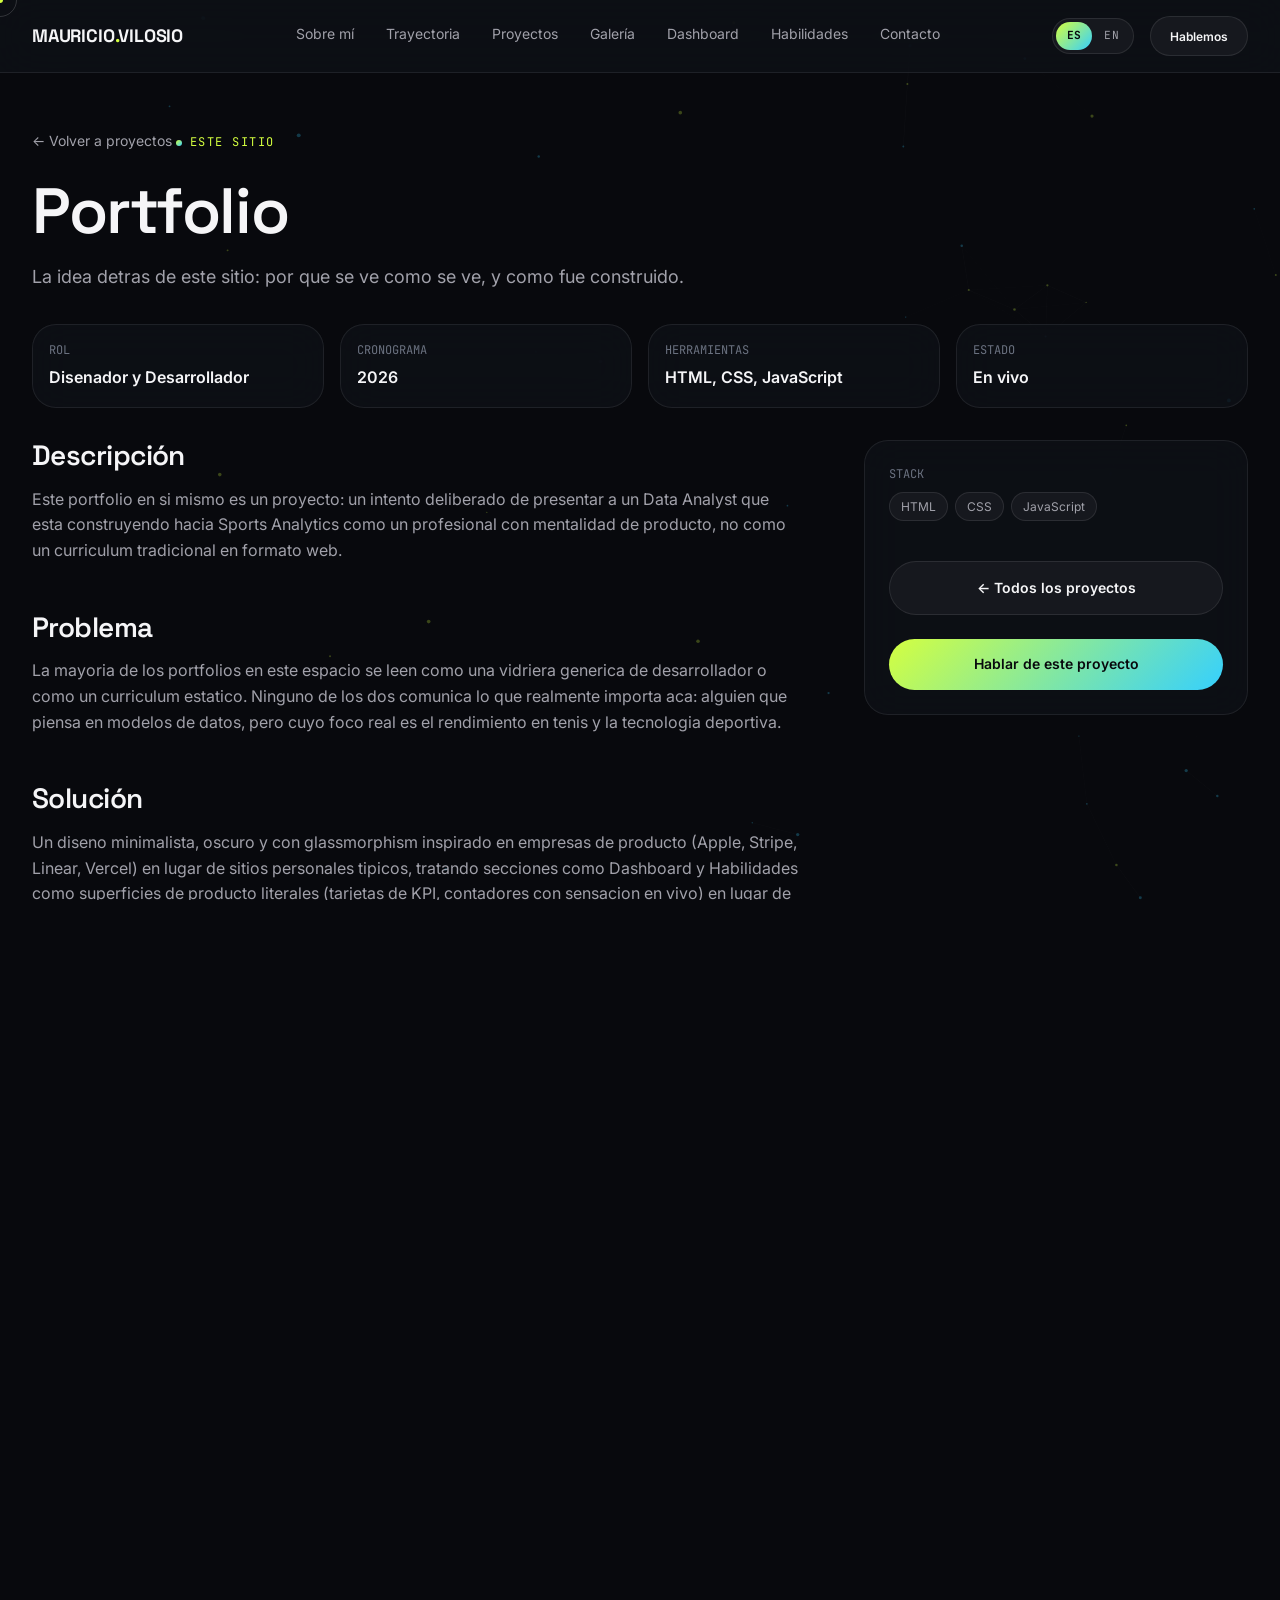
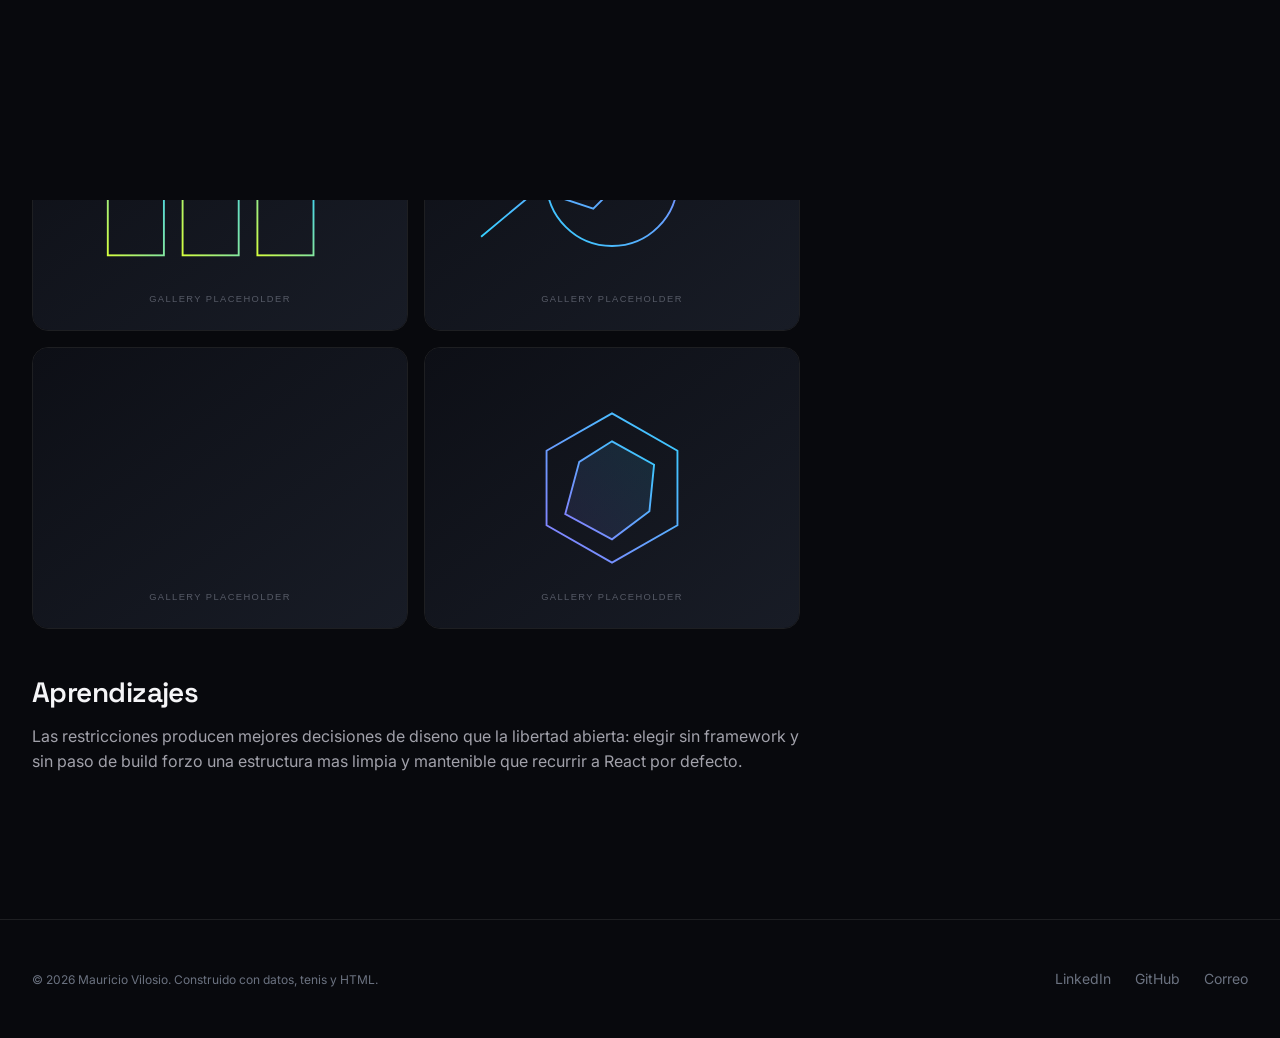
<file: projects/portfolio.html>
<!DOCTYPE html>
<html lang="es">
<head>
  <!-- Google tag (gtag.js) -->
  <script async src="https://www.googletagmanager.com/gtag/js?id=G-2JZ20VFDZV"></script>
  <script>
    window.dataLayer = window.dataLayer || [];
    function gtag(){dataLayer.push(arguments);}
    gtag("js", new Date());
    gtag("config", "G-2JZ20VFDZV");
  </script>
  <meta charset="UTF-8" />
  <meta name="viewport" content="width=device-width, initial-scale=1.0" />
  <title>Portfolio — Mauricio Vilosio</title>
  <meta name="description" content="Las decisiones de diseno e ingenieria detras de este portfolio, construido como un producto, no como un curriculum." />
  <link rel="icon" type="image/svg+xml" href="../assets/favicon.svg" />
  <link rel="preconnect" href="https://fonts.googleapis.com" />
  <link rel="preconnect" href="https://fonts.gstatic.com" crossorigin />
  <link href="https://fonts.googleapis.com/css2?family=Space+Grotesk:wght@500;600;700&family=Inter:wght@400;500;600;700&family=JetBrains+Mono:wght@400;500&display=swap" rel="stylesheet" />
  <link rel="stylesheet" href="../css/variables.css?v=20260709b" />
  <link rel="stylesheet" href="../css/base.css?v=20260709b" />
  <link rel="stylesheet" href="../css/components.css?v=20260709b" />
  <link rel="stylesheet" href="../css/animations.css?v=20260709b" />
  <link rel="stylesheet" href="../css/responsive.css?v=20260709b" />
</head>
<body>
  <a href="#main" class="skip-link">Saltar al contenido</a>
  <canvas id="particles-canvas" aria-hidden="true"></canvas>

  <header class="nav is-scrolled">
    <div class="container nav__inner">
      <a href="../index.html" class="nav__logo">MAURICIO<span>.</span>VILOSIO</a>
      <nav class="nav__links" aria-label="Primary">
        <a href="../index.html#about" data-i18n="nav.about">Sobre mí</a>
        <a href="../index.html#timeline" data-i18n="nav.journey">Trayectoria</a>
        <a href="../index.html#projects" data-i18n="nav.projects">Proyectos</a>
        <a href="../index.html#gallery" data-i18n="nav.gallery">Galería</a>
        <a href="../index.html#dashboard" data-i18n="nav.dashboard">Dashboard</a>
        <a href="../index.html#skills" data-i18n="nav.skills">Habilidades</a>
        <a href="../index.html#contact" data-i18n="nav.contact">Contacto</a>
      </nav>
      <div class="nav__actions">
        <div class="lang-switch" role="group" aria-label="Language / Idioma">
          <button type="button" class="lang-switch__btn" data-lang="es">ES</button>
          <button type="button" class="lang-switch__btn" data-lang="en">EN</button>
        </div>
        <a href="../index.html#contact" class="btn btn--secondary btn--sm" data-i18n="nav.cta">Hablemos</a>
        <button class="nav__toggle" aria-label="Toggle menu" aria-expanded="false"><span></span><span></span><span></span></button>
      </div>
    </div>
  </header>

  <main id="main">
    <section class="section project-hero">
      <div class="container">
        <a href="../index.html#projects" class="project-hero__back" data-transition data-i18n="back.projects">&larr; Volver a proyectos</a>
        <p class="eyebrow" data-i18n="page.tag">Este sitio</p>
        <h1 class="section-title" style="font-size: var(--fs-4xl);" data-i18n="page.title">Portfolio</h1>
        <p class="section-subtitle" style="font-size: var(--fs-md); max-width: 70ch;" data-i18n="page.tagline">La idea detras de este sitio: por que se ve como se ve, y como fue construido.</p>

        <div class="project-meta-grid">
          <div class="glass-card meta-item"><p class="meta-item__label" data-i18n="meta.role">Rol</p><p class="meta-item__value" data-i18n="page.role">Disenador y Desarrollador</p></div>
          <div class="glass-card meta-item"><p class="meta-item__label" data-i18n="meta.timeline">Cronograma</p><p class="meta-item__value" data-i18n="page.timeline">2026</p></div>
          <div class="glass-card meta-item"><p class="meta-item__label" data-i18n="meta.tools">Herramientas</p><p class="meta-item__value">HTML, CSS, JavaScript</p></div>
          <div class="glass-card meta-item"><p class="meta-item__label" data-i18n="meta.status">Estado</p><p class="meta-item__value" data-i18n="page.status">En vivo</p></div>
        </div>

        <div class="project-body">
          <article>
            <h2 data-i18n="h.description">Descripción</h2>
            <div data-i18n-html="page.description"><p>Este portfolio en si mismo es un proyecto: un intento deliberado de presentar a un Data Analyst que esta construyendo hacia Sports Analytics como un profesional con mentalidad de producto, no como un curriculum tradicional en formato web.</p></div>

            <h2 data-i18n="h.problem">Problema</h2>
            <div data-i18n-html="page.problem"><p>La mayoria de los portfolios en este espacio se leen como una vidriera generica de desarrollador o como un curriculum estatico. Ninguno de los dos comunica lo que realmente importa aca: alguien que piensa en modelos de datos, pero cuyo foco real es el rendimiento en tenis y la tecnologia deportiva.</p></div>

            <h2 data-i18n="h.solution">Solución</h2>
            <div data-i18n-html="page.solution"><p>Un diseno minimalista, oscuro y con glassmorphism inspirado en empresas de producto (Apple, Stripe, Linear, Vercel) en lugar de sitios personales tipicos, tratando secciones como Dashboard y Habilidades como superficies de producto literales (tarjetas de KPI, contadores con sensacion en vivo) en lugar de simples listas.</p></div>

            <h2 data-i18n="h.process">Proceso</h2>
            <div data-i18n-html="page.process"><ul><li>Defini la narrativa primero: un data analyst que se convierte en especialista en sports analytics</li><li>Disene un sistema de diseno basado en tokens (colores, espaciado, tipografia) para consistencia e iteracion facil</li><li>Construido con HTML, CSS y JS puro: sin paso de build, rapido de cargar, facil de alojar en GitHub Pages</li><li>Agregue movimiento (scroll reveals, KPIs animados, cursor personalizado) sin sacrificar performance</li></ul></div>

            <h2 data-i18n="h.technologies">Tecnologías</h2>
            <span class="chip">HTML</span><span class="chip">CSS</span><span class="chip">JavaScript</span>

            <h2 data-i18n="h.results">Resultados</h2>
            <div data-i18n-html="page.results"><p>Un sitio rapido y sin dependencias que carga al instante, funciona sin un pipeline de build, y puede seguir creciendo: nuevos proyectos y posts de blog son solo archivos nuevos siguiendo la misma plantilla.</p></div>

            <h2 data-i18n="h.gallery">Galería</h2>
            <div class="gallery-grid">
              <img src="../assets/images/gallery-1.svg" alt="Imagen del proyecto 1" loading="lazy" />
              <img src="../assets/images/gallery-2.svg" alt="Imagen del proyecto 2" loading="lazy" />
              <img src="../assets/images/gallery-3.svg" alt="Imagen del proyecto 3" loading="lazy" />
              <img src="../assets/images/gallery-4.svg" alt="Imagen del proyecto 4" loading="lazy" />
            </div>

            <h2 data-i18n="h.learnings">Aprendizajes</h2>
            <div data-i18n-html="page.learnings"><p>Las restricciones producen mejores decisiones de diseno que la libertad abierta: elegir sin framework y sin paso de build forzo una estructura mas limpia y mantenible que recurrir a React por defecto.</p></div>
          </article>

          <aside class="glass-card project-sidebar">
            <div>
              <p class="meta-item__label" data-i18n="sidebar.stack">Stack</p>
              <div class="project-card__stack" style="margin-top:.5rem;"><span class="chip">HTML</span><span class="chip">CSS</span><span class="chip">JavaScript</span></div>
            </div>
            <a href="../index.html#projects" class="btn btn--secondary" data-transition data-i18n="sidebar.allProjects">&larr; Todos los proyectos</a>
            <a href="../index.html#contact" class="btn btn--primary" data-transition data-i18n="sidebar.discuss">Hablar de este proyecto</a>
          </aside>
        </div>
      </div>
    </section>
  </main>

  <footer class="footer">
    <div class="container footer__inner">
      <p class="footer__copy" data-i18n-copy="footer.copy">© 2026 Mauricio Vilosio. Construido con datos, tenis y HTML.</p>
      <div class="footer__links">
        <a href="https://www.linkedin.com/in/mauriciovilosio/" target="_blank" rel="noopener">LinkedIn</a>
        <a href="https://github.com/mauriciovilosio" target="_blank" rel="noopener">GitHub</a>
        <a href="mailto:mvilosiog@gmail.com" data-i18n="social.email">Correo</a>
      </div>
    </div>
  </footer>

  <script>window.PAGE_I18N = {"en": {"meta.title": "Portfolio — Mauricio Vilosio", "meta.description": "The design and engineering decisions behind this portfolio — built as a product, not a resume.", "page.tag": "This Site", "page.title": "Portfolio", "page.tagline": "The thinking behind this site: why it looks the way it does, and how it was built.", "page.role": "Designer & Developer", "page.timeline": "2026", "page.status": "Live", "page.description": "<p>This portfolio itself is a project: a deliberate attempt to present a Data Analyst who is building toward Sports Analytics as a product-minded professional, not a traditional CV in website form.</p>", "page.problem": "<p>Most portfolios in this space read as either a generic developer showcase or a static resume. Neither communicates what actually matters here: someone who thinks in data models, but whose real focus is tennis performance and sports technology.</p>", "page.solution": "<p>A minimalist, dark, glassmorphic design inspired by product companies (Apple, Stripe, Linear, Vercel) rather than typical personal sites — treating sections like Dashboard and Skills as literal product surfaces (KPI cards, live-feeling counters) rather than plain lists.</p>", "page.process": "<ul><li>Defined the narrative first: data analyst becoming a sports analytics specialist</li><li>Designed a token-based design system (colors, spacing, type) for consistency and easy iteration</li><li>Built with plain HTML/CSS/JS — no build step, fast to load, easy to host on GitHub Pages</li><li>Layered in motion (scroll reveals, animated KPIs, custom cursor) without sacrificing performance</li></ul>", "page.results": "<p>A fast, dependency-free site that loads instantly, works without a build pipeline, and can keep growing — new projects and blog posts are just new files following the same template.</p>", "page.learnings": "<p>Constraints produce better design decisions than open-ended freedom: choosing 'no framework, no build step' forced a cleaner, more maintainable structure than reaching for React by default would have.</p>"}};</script>
  <script src="../js/cursor.js?v=20260709b"></script>
  <script src="../js/particles.js?v=20260709b"></script>
  <script src="../js/scrollReveal.js?v=20260709b"></script>
  <script src="../js/navigation.js?v=20260709b"></script>
  <script src="../js/main.js?v=20260709b"></script>
  <script src="../js/i18n.js?v=20260709b"></script>
</body>
</html>
</file>
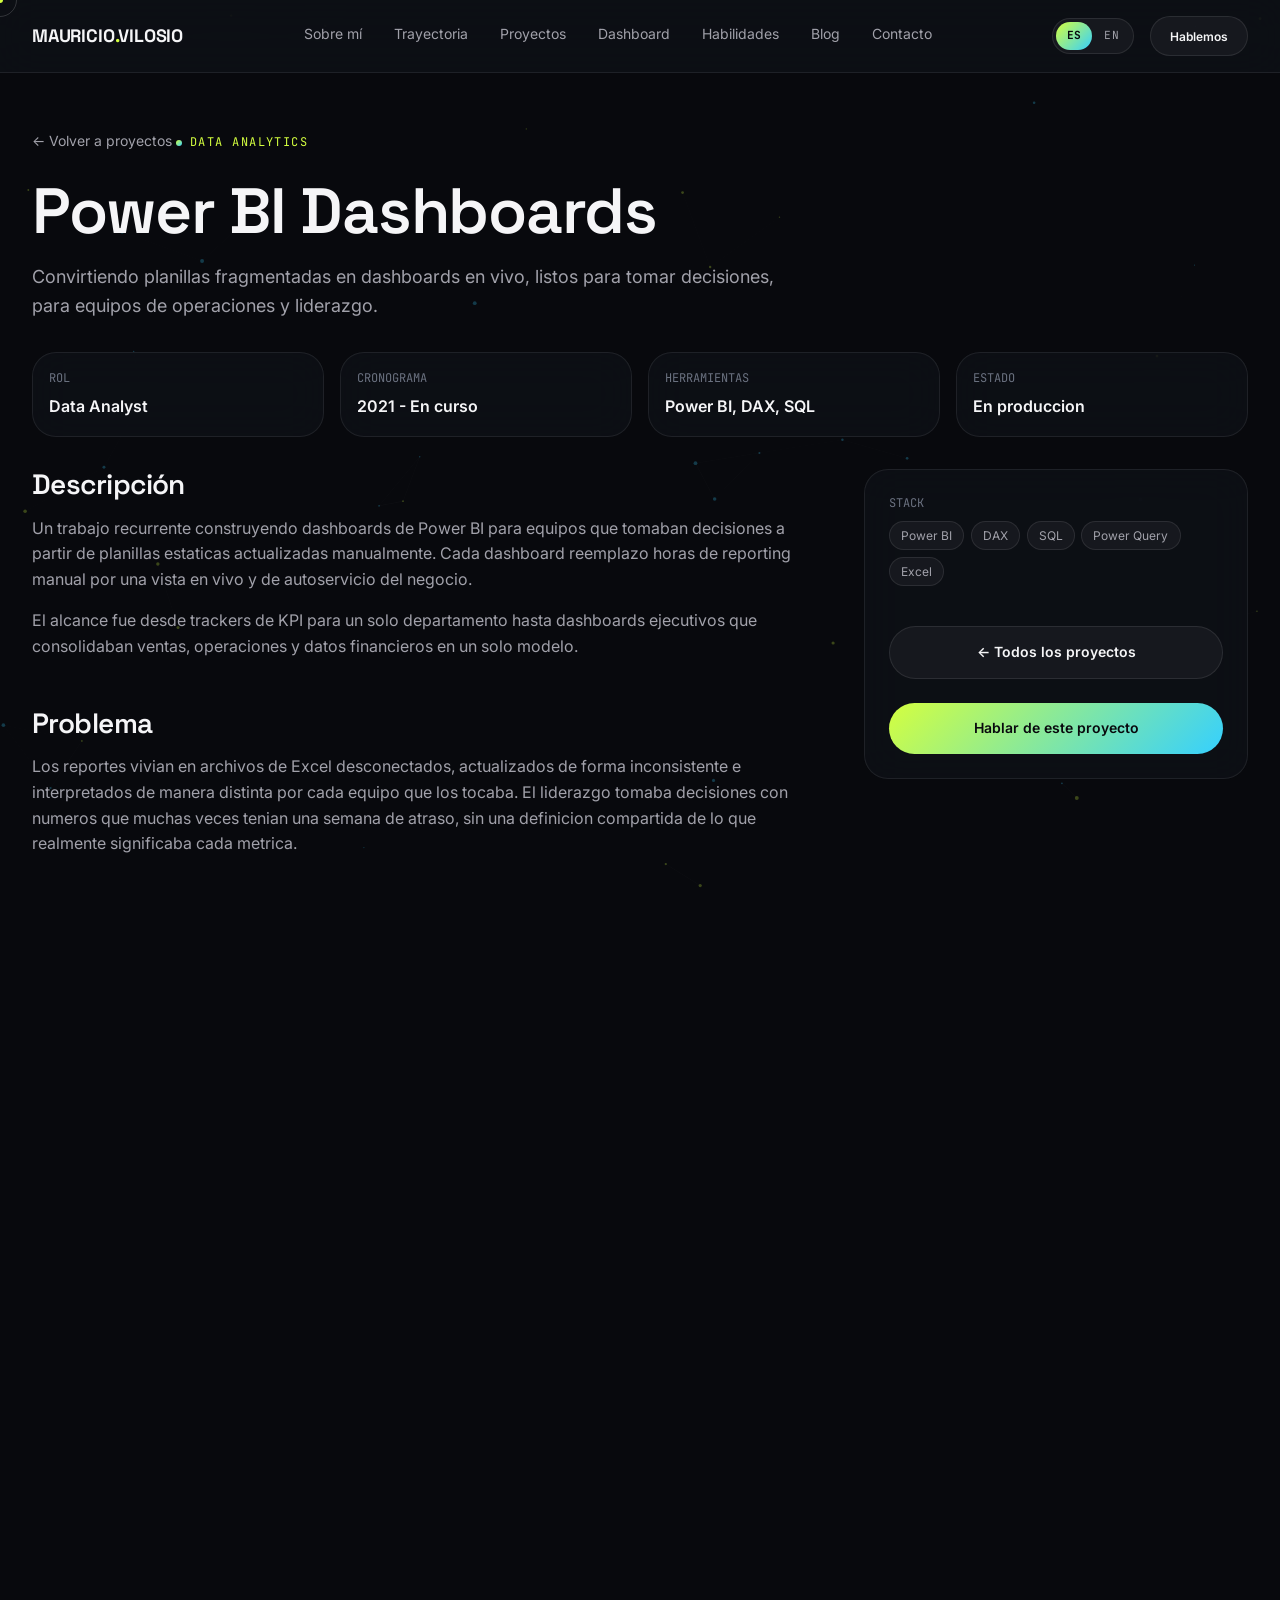
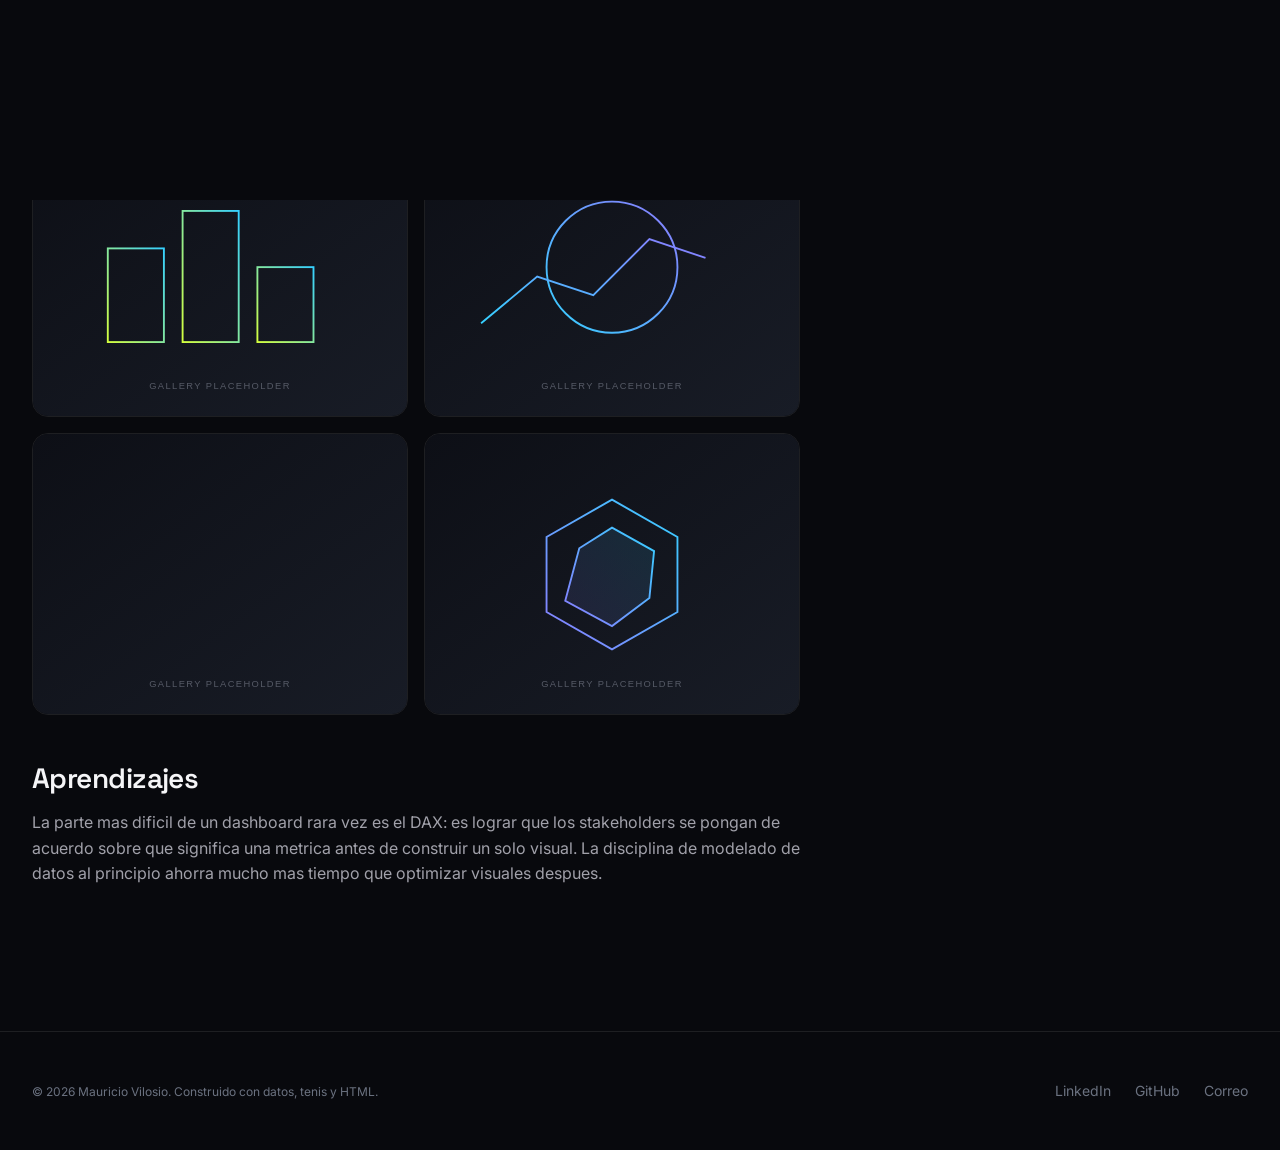
<file: projects/power-bi-dashboards.html>
<!DOCTYPE html>
<html lang="es">
<head>
  <meta charset="UTF-8" />
  <meta name="viewport" content="width=device-width, initial-scale=1.0" />
  <title>Power BI Dashboards — Mauricio Vilosio</title>
  <meta name="description" content="Dashboards ejecutivos y operativos de Power BI construidos para reemplazar planillas dispersas por una unica fuente de verdad." />
  <link rel="icon" type="image/svg+xml" href="../assets/favicon.svg" />
  <link rel="preconnect" href="https://fonts.googleapis.com" />
  <link rel="preconnect" href="https://fonts.gstatic.com" crossorigin />
  <link href="https://fonts.googleapis.com/css2?family=Space+Grotesk:wght@500;600;700&family=Inter:wght@400;500;600;700&family=JetBrains+Mono:wght@400;500&display=swap" rel="stylesheet" />
  <link rel="stylesheet" href="../css/variables.css" />
  <link rel="stylesheet" href="../css/base.css" />
  <link rel="stylesheet" href="../css/components.css" />
  <link rel="stylesheet" href="../css/animations.css" />
  <link rel="stylesheet" href="../css/responsive.css" />
</head>
<body>
  <a href="#main" class="skip-link">Saltar al contenido</a>
  <canvas id="particles-canvas" aria-hidden="true"></canvas>

  <header class="nav is-scrolled">
    <div class="container nav__inner">
      <a href="../index.html" class="nav__logo">MAURICIO<span>.</span>VILOSIO</a>
      <nav class="nav__links" aria-label="Primary">
        <a href="../index.html#about" data-i18n="nav.about">Sobre mí</a>
        <a href="../index.html#timeline" data-i18n="nav.journey">Trayectoria</a>
        <a href="../index.html#projects" data-i18n="nav.projects">Proyectos</a>
        <a href="../index.html#dashboard" data-i18n="nav.dashboard">Dashboard</a>
        <a href="../index.html#skills" data-i18n="nav.skills">Habilidades</a>
        <a href="../blog/index.html" data-i18n="nav.blog">Blog</a>
        <a href="../index.html#contact" data-i18n="nav.contact">Contacto</a>
      </nav>
      <div class="nav__actions">
        <div class="lang-switch" role="group" aria-label="Language / Idioma">
          <button type="button" class="lang-switch__btn" data-lang="es">ES</button>
          <button type="button" class="lang-switch__btn" data-lang="en">EN</button>
        </div>
        <a href="../index.html#contact" class="btn btn--secondary btn--sm" data-i18n="nav.cta">Hablemos</a>
        <button class="nav__toggle" aria-label="Toggle menu" aria-expanded="false"><span></span><span></span><span></span></button>
      </div>
    </div>
  </header>

  <main id="main">
    <section class="section project-hero">
      <div class="container">
        <a href="../index.html#projects" class="project-hero__back" data-transition data-i18n="back.projects">&larr; Volver a proyectos</a>
        <p class="eyebrow" data-i18n="page.tag">Data Analytics</p>
        <h1 class="section-title" style="font-size: var(--fs-4xl);" data-i18n="page.title">Power BI Dashboards</h1>
        <p class="section-subtitle" style="font-size: var(--fs-md); max-width: 70ch;" data-i18n="page.tagline">Convirtiendo planillas fragmentadas en dashboards en vivo, listos para tomar decisiones, para equipos de operaciones y liderazgo.</p>

        <div class="project-meta-grid">
          <div class="glass-card meta-item"><p class="meta-item__label" data-i18n="meta.role">Rol</p><p class="meta-item__value" data-i18n="page.role">Data Analyst</p></div>
          <div class="glass-card meta-item"><p class="meta-item__label" data-i18n="meta.timeline">Cronograma</p><p class="meta-item__value" data-i18n="page.timeline">2021 - En curso</p></div>
          <div class="glass-card meta-item"><p class="meta-item__label" data-i18n="meta.tools">Herramientas</p><p class="meta-item__value">Power BI, DAX, SQL</p></div>
          <div class="glass-card meta-item"><p class="meta-item__label" data-i18n="meta.status">Estado</p><p class="meta-item__value" data-i18n="page.status">En produccion</p></div>
        </div>

        <div class="project-body">
          <article>
            <h2 data-i18n="h.description">Descripción</h2>
            <div data-i18n-html="page.description"><p>Un trabajo recurrente construyendo dashboards de Power BI para equipos que tomaban decisiones a partir de planillas estaticas actualizadas manualmente. Cada dashboard reemplazo horas de reporting manual por una vista en vivo y de autoservicio del negocio.</p><p>El alcance fue desde trackers de KPI para un solo departamento hasta dashboards ejecutivos que consolidaban ventas, operaciones y datos financieros en un solo modelo.</p></div>

            <h2 data-i18n="h.problem">Problema</h2>
            <div data-i18n-html="page.problem"><p>Los reportes vivian en archivos de Excel desconectados, actualizados de forma inconsistente e interpretados de manera distinta por cada equipo que los tocaba. El liderazgo tomaba decisiones con numeros que muchas veces tenian una semana de atraso, sin una definicion compartida de lo que realmente significaba cada metrica.</p></div>

            <h2 data-i18n="h.solution">Solución</h2>
            <div data-i18n-html="page.solution"><p>Disene un modelo de datos centralizado por area de negocio, con una unica definicion acordada para cada KPI. Construi reportes interactivos de Power BI sobre ese modelo, con drill-downs, filtros y actualizaciones automaticas que reemplazaron las exportaciones estaticas.</p></div>

            <h2 data-i18n="h.process">Proceso</h2>
            <div data-i18n-html="page.process"><ul><li>Entreviste a los stakeholders para definir las preguntas reales que el dashboard necesitaba responder</li><li>Modele los datos (esquema estrella, relaciones, tablas calculadas) para performance y claridad</li><li>Escribi medidas DAX para KPIs, tendencias y comparaciones contra periodos anteriores</li><li>Disene el reporte para la audiencia: un clic a la respuesta, no diez</li><li>Automatice la actualizacion de datos via Power Query y gateways programados</li></ul></div>

            <h2 data-i18n="h.technologies">Tecnologías</h2>
            <span class="chip">Power BI</span><span class="chip">DAX</span><span class="chip">SQL</span><span class="chip">Power Query</span><span class="chip">Excel</span>

            <h2 data-i18n="h.results">Resultados</h2>
            <div data-i18n-html="page.results"><p>El tiempo de reporting bajo de dias a minutos para la mayoria de los equipos. Los dashboards se volvieron la referencia por defecto en las reuniones semanales, reemplazando las exportaciones ad-hoc de planillas y reduciendo las discusiones sobre cual numero es el correcto.</p></div>

            <h2 data-i18n="h.gallery">Galería</h2>
            <div class="gallery-grid">
              <img src="../assets/images/gallery-1.svg" alt="Imagen del proyecto 1" loading="lazy" />
              <img src="../assets/images/gallery-2.svg" alt="Imagen del proyecto 2" loading="lazy" />
              <img src="../assets/images/gallery-3.svg" alt="Imagen del proyecto 3" loading="lazy" />
              <img src="../assets/images/gallery-4.svg" alt="Imagen del proyecto 4" loading="lazy" />
            </div>

            <h2 data-i18n="h.learnings">Aprendizajes</h2>
            <div data-i18n-html="page.learnings"><p>La parte mas dificil de un dashboard rara vez es el DAX: es lograr que los stakeholders se pongan de acuerdo sobre que significa una metrica antes de construir un solo visual. La disciplina de modelado de datos al principio ahorra mucho mas tiempo que optimizar visuales despues.</p></div>
          </article>

          <aside class="glass-card project-sidebar">
            <div>
              <p class="meta-item__label" data-i18n="sidebar.stack">Stack</p>
              <div class="project-card__stack" style="margin-top:.5rem;"><span class="chip">Power BI</span><span class="chip">DAX</span><span class="chip">SQL</span><span class="chip">Power Query</span><span class="chip">Excel</span></div>
            </div>
            <a href="../index.html#projects" class="btn btn--secondary" data-transition data-i18n="sidebar.allProjects">&larr; Todos los proyectos</a>
            <a href="../index.html#contact" class="btn btn--primary" data-transition data-i18n="sidebar.discuss">Hablar de este proyecto</a>
          </aside>
        </div>
      </div>
    </section>
  </main>

  <footer class="footer">
    <div class="container footer__inner">
      <p class="footer__copy" data-i18n-copy="footer.copy">© 2026 Mauricio Vilosio. Construido con datos, tenis y HTML.</p>
      <div class="footer__links">
        <a href="https://www.linkedin.com/in/mauriciovilosio/" target="_blank" rel="noopener">LinkedIn</a>
        <a href="https://github.com/vilomauricio" target="_blank" rel="noopener">GitHub</a>
        <a href="mailto:mvilosiog@gmail.com" data-i18n="social.email">Correo</a>
      </div>
    </div>
  </footer>

  <script>window.PAGE_I18N = {"en": {"meta.title": "Power BI Dashboards — Mauricio Vilosio", "meta.description": "Executive and operational Power BI dashboards built to replace scattered spreadsheets with a single source of truth.", "page.tag": "Data Analytics", "page.title": "Power BI Dashboards", "page.tagline": "Turning fragmented spreadsheets into live, decision-ready dashboards for operations and leadership teams.", "page.role": "Data Analyst", "page.timeline": "2021 — Ongoing", "page.status": "In production", "page.description": "<p>A recurring engagement building Power BI dashboards for teams that were making decisions from static, manually-updated spreadsheets. Each dashboard replaced hours of manual reporting with a live, self-service view of the business.</p><p>Scope ranged from single-department KPI trackers to executive dashboards consolidating sales, operations and financial data into one model.</p>", "page.problem": "<p>Reports lived in disconnected Excel files, updated inconsistently and interpreted differently by every team that touched them. Leadership was making decisions on numbers that were often a week out of date, with no shared definition of what a metric actually meant.</p>", "page.solution": "<p>Designed a centralized data model per business area, with a single, agreed-upon definition for every KPI. Built interactive Power BI reports on top of that model — drill-downs, filters and automated refreshes replaced static exports.</p>", "page.process": "<ul><li>Interviewed stakeholders to define the real questions the dashboard needed to answer</li><li>Modeled the data (star schema, relationships, calculated tables) for performance and clarity</li><li>Wrote DAX measures for KPIs, trends and comparisons against prior periods</li><li>Designed the report for the audience — one click to the answer, not ten</li><li>Automated data refresh via Power Query and scheduled gateways</li></ul>", "page.results": "<p>Reporting time dropped from days to minutes for most teams. Dashboards became the default reference in weekly meetings, replacing ad-hoc spreadsheet exports and reducing disagreements over 'whose number is right.'</p>", "page.learnings": "<p>The hardest part of a dashboard is rarely the DAX — it's getting stakeholders to agree on what a metric means before a single visual gets built. Data modeling discipline upfront saves far more time than optimizing visuals later.</p>"}};</script>
  <script src="../js/cursor.js"></script>
  <script src="../js/particles.js"></script>
  <script src="../js/scrollReveal.js"></script>
  <script src="../js/navigation.js"></script>
  <script src="../js/main.js"></script>
  <script src="../js/i18n.js"></script>
</body>
</html>
</file>
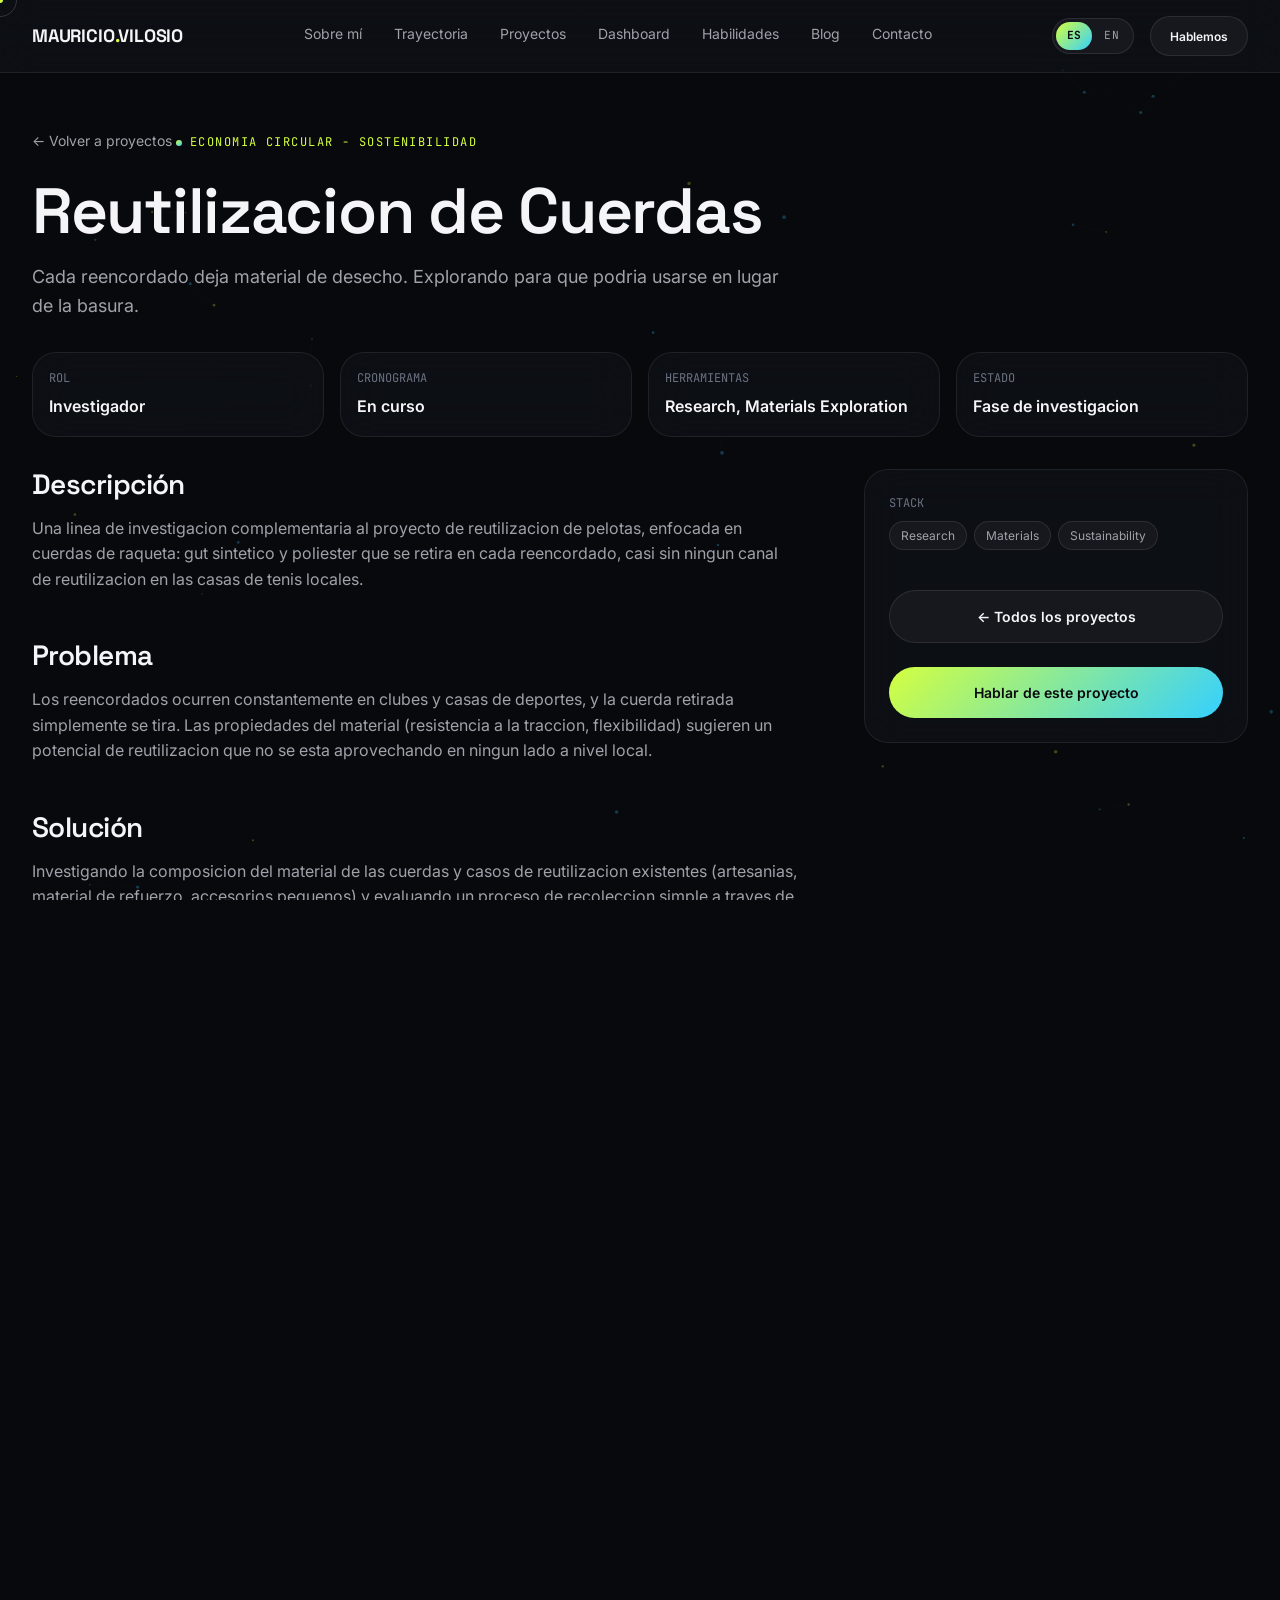
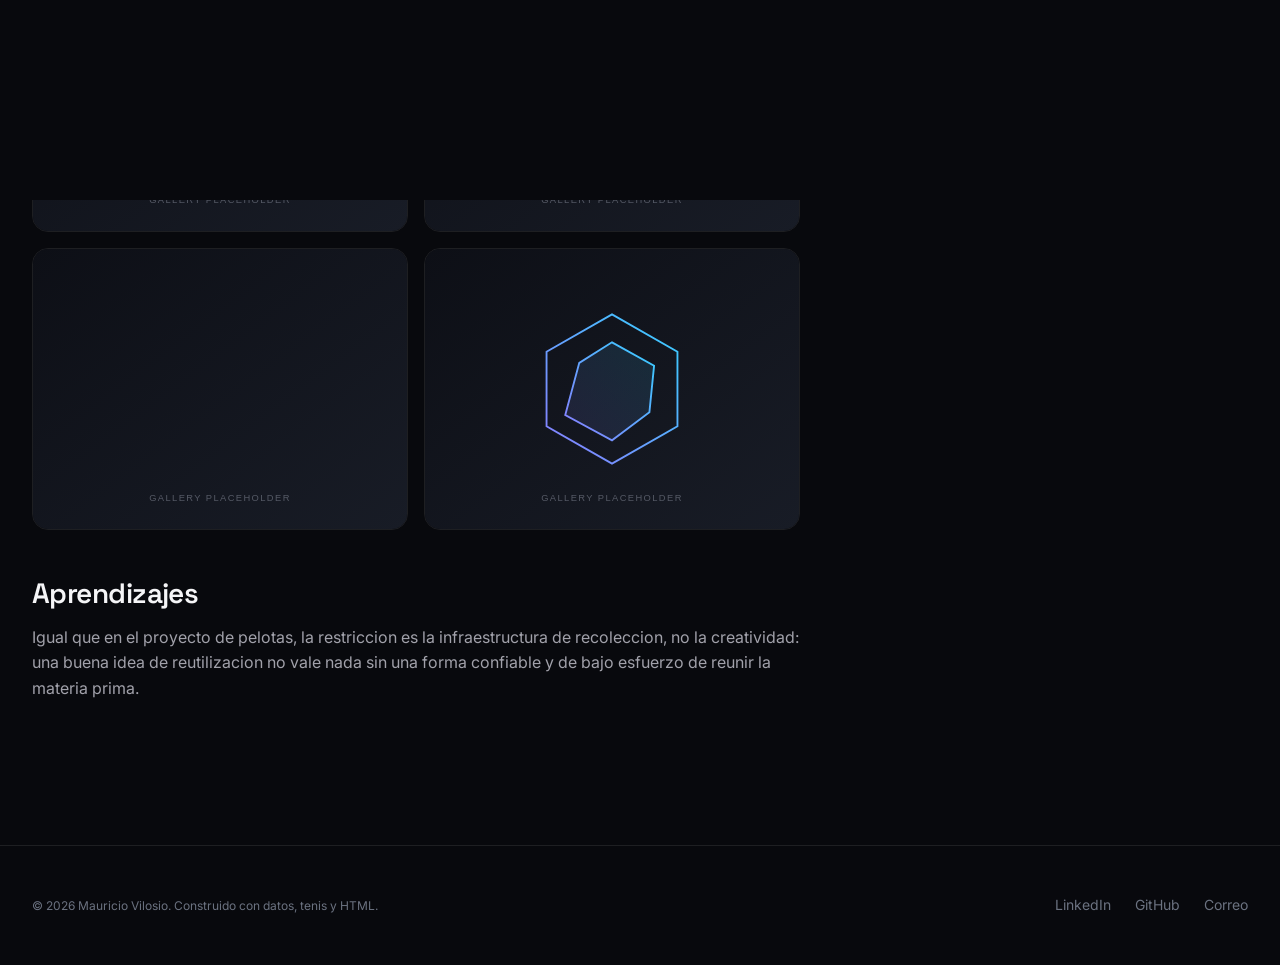
<file: projects/string-recycling.html>
<!DOCTYPE html>
<html lang="es">
<head>
  <meta charset="UTF-8" />
  <meta name="viewport" content="width=device-width, initial-scale=1.0" />
  <title>Reutilizacion de Cuerdas de Tenis — Mauricio Vilosio</title>
  <meta name="description" content="Explorando materiales y aplicaciones para cuerdas de raqueta de tenis descartadas en lugar de tirarlas a la basura." />
  <link rel="icon" type="image/svg+xml" href="../assets/favicon.svg" />
  <link rel="preconnect" href="https://fonts.googleapis.com" />
  <link rel="preconnect" href="https://fonts.gstatic.com" crossorigin />
  <link href="https://fonts.googleapis.com/css2?family=Space+Grotesk:wght@500;600;700&family=Inter:wght@400;500;600;700&family=JetBrains+Mono:wght@400;500&display=swap" rel="stylesheet" />
  <link rel="stylesheet" href="../css/variables.css" />
  <link rel="stylesheet" href="../css/base.css" />
  <link rel="stylesheet" href="../css/components.css" />
  <link rel="stylesheet" href="../css/animations.css" />
  <link rel="stylesheet" href="../css/responsive.css" />
</head>
<body>
  <a href="#main" class="skip-link">Saltar al contenido</a>
  <canvas id="particles-canvas" aria-hidden="true"></canvas>

  <header class="nav is-scrolled">
    <div class="container nav__inner">
      <a href="../index.html" class="nav__logo">MAURICIO<span>.</span>VILOSIO</a>
      <nav class="nav__links" aria-label="Primary">
        <a href="../index.html#about" data-i18n="nav.about">Sobre mí</a>
        <a href="../index.html#timeline" data-i18n="nav.journey">Trayectoria</a>
        <a href="../index.html#projects" data-i18n="nav.projects">Proyectos</a>
        <a href="../index.html#dashboard" data-i18n="nav.dashboard">Dashboard</a>
        <a href="../index.html#skills" data-i18n="nav.skills">Habilidades</a>
        <a href="../blog/index.html" data-i18n="nav.blog">Blog</a>
        <a href="../index.html#contact" data-i18n="nav.contact">Contacto</a>
      </nav>
      <div class="nav__actions">
        <div class="lang-switch" role="group" aria-label="Language / Idioma">
          <button type="button" class="lang-switch__btn" data-lang="es">ES</button>
          <button type="button" class="lang-switch__btn" data-lang="en">EN</button>
        </div>
        <a href="../index.html#contact" class="btn btn--secondary btn--sm" data-i18n="nav.cta">Hablemos</a>
        <button class="nav__toggle" aria-label="Toggle menu" aria-expanded="false"><span></span><span></span><span></span></button>
      </div>
    </div>
  </header>

  <main id="main">
    <section class="section project-hero">
      <div class="container">
        <a href="../index.html#projects" class="project-hero__back" data-transition data-i18n="back.projects">&larr; Volver a proyectos</a>
        <p class="eyebrow" data-i18n="page.tag">Economia Circular - Sostenibilidad</p>
        <h1 class="section-title" style="font-size: var(--fs-4xl);" data-i18n="page.title">Reutilizacion de Cuerdas</h1>
        <p class="section-subtitle" style="font-size: var(--fs-md); max-width: 70ch;" data-i18n="page.tagline">Cada reencordado deja material de desecho. Explorando para que podria usarse en lugar de la basura.</p>

        <div class="project-meta-grid">
          <div class="glass-card meta-item"><p class="meta-item__label" data-i18n="meta.role">Rol</p><p class="meta-item__value" data-i18n="page.role">Investigador</p></div>
          <div class="glass-card meta-item"><p class="meta-item__label" data-i18n="meta.timeline">Cronograma</p><p class="meta-item__value" data-i18n="page.timeline">En curso</p></div>
          <div class="glass-card meta-item"><p class="meta-item__label" data-i18n="meta.tools">Herramientas</p><p class="meta-item__value">Research, Materials Exploration</p></div>
          <div class="glass-card meta-item"><p class="meta-item__label" data-i18n="meta.status">Estado</p><p class="meta-item__value" data-i18n="page.status">Fase de investigacion</p></div>
        </div>

        <div class="project-body">
          <article>
            <h2 data-i18n="h.description">Descripción</h2>
            <div data-i18n-html="page.description"><p>Una linea de investigacion complementaria al proyecto de reutilizacion de pelotas, enfocada en cuerdas de raqueta: gut sintetico y poliester que se retira en cada reencordado, casi sin ningun canal de reutilizacion en las casas de tenis locales.</p></div>

            <h2 data-i18n="h.problem">Problema</h2>
            <div data-i18n-html="page.problem"><p>Los reencordados ocurren constantemente en clubes y casas de deportes, y la cuerda retirada simplemente se tira. Las propiedades del material (resistencia a la traccion, flexibilidad) sugieren un potencial de reutilizacion que no se esta aprovechando en ningun lado a nivel local.</p></div>

            <h2 data-i18n="h.solution">Solución</h2>
            <div data-i18n-html="page.solution"><p>Investigando la composicion del material de las cuerdas y casos de reutilizacion existentes (artesanias, material de refuerzo, accesorios pequenos) y evaluando un proceso de recoleccion simple a traves de las casas de deportes y academias que ya forman parte de mi red.</p></div>

            <h2 data-i18n="h.process">Proceso</h2>
            <div data-i18n-html="page.process"><ul><li>Catalogar los tipos de materiales de cuerdas descartadas comunmente a nivel local</li><li>Investigar casos de reutilizacion artesanal e industrial existentes para fibras sinteticas similares</li><li>Probar prototipos a pequena escala para accesorios o usos de refuerzo</li><li>Disenar un proceso de recoleccion de bajo esfuerzo para encordadores locales</li></ul></div>

            <h2 data-i18n="h.technologies">Tecnologías</h2>
            <span class="chip">Research</span><span class="chip">Materials</span><span class="chip">Sustainability</span>

            <h2 data-i18n="h.results">Resultados</h2>
            <div data-i18n-html="page.results"><p>Actualmente en etapa de prototipado y pruebas de materiales, construyendo sobre relaciones con encordadores locales para asegurar un suministro consistente de material de prueba.</p></div>

            <h2 data-i18n="h.gallery">Galería</h2>
            <div class="gallery-grid">
              <img src="../assets/images/gallery-1.svg" alt="Imagen del proyecto 1" loading="lazy" />
              <img src="../assets/images/gallery-2.svg" alt="Imagen del proyecto 2" loading="lazy" />
              <img src="../assets/images/gallery-3.svg" alt="Imagen del proyecto 3" loading="lazy" />
              <img src="../assets/images/gallery-4.svg" alt="Imagen del proyecto 4" loading="lazy" />
            </div>

            <h2 data-i18n="h.learnings">Aprendizajes</h2>
            <div data-i18n-html="page.learnings"><p>Igual que en el proyecto de pelotas, la restriccion es la infraestructura de recoleccion, no la creatividad: una buena idea de reutilizacion no vale nada sin una forma confiable y de bajo esfuerzo de reunir la materia prima.</p></div>
          </article>

          <aside class="glass-card project-sidebar">
            <div>
              <p class="meta-item__label" data-i18n="sidebar.stack">Stack</p>
              <div class="project-card__stack" style="margin-top:.5rem;"><span class="chip">Research</span><span class="chip">Materials</span><span class="chip">Sustainability</span></div>
            </div>
            <a href="../index.html#projects" class="btn btn--secondary" data-transition data-i18n="sidebar.allProjects">&larr; Todos los proyectos</a>
            <a href="../index.html#contact" class="btn btn--primary" data-transition data-i18n="sidebar.discuss">Hablar de este proyecto</a>
          </aside>
        </div>
      </div>
    </section>
  </main>

  <footer class="footer">
    <div class="container footer__inner">
      <p class="footer__copy" data-i18n-copy="footer.copy">© 2026 Mauricio Vilosio. Construido con datos, tenis y HTML.</p>
      <div class="footer__links">
        <a href="https://www.linkedin.com/in/mauriciovilosio/" target="_blank" rel="noopener">LinkedIn</a>
        <a href="https://github.com/vilomauricio" target="_blank" rel="noopener">GitHub</a>
        <a href="mailto:mvilosiog@gmail.com" data-i18n="social.email">Correo</a>
      </div>
    </div>
  </footer>

  <script>window.PAGE_I18N = {"en": {"meta.title": "Reutilización de Cuerdas de Tenis — Mauricio Vilosio", "meta.description": "Exploring materials and applications for discarded tennis racquet strings instead of landfill waste.", "page.tag": "Circular Economy · Sustainability", "page.title": "String Recycling", "page.tagline": "Every restring leaves behind waste material. Exploring what it could be used for instead of the trash.", "page.role": "Researcher", "page.timeline": "Ongoing", "page.status": "Research phase", "page.description": "<p>A companion research line to the ball-recycling project, focused on racquet strings — synthetic gut and polyester material removed at every restring, with almost no reuse pathway in local tennis shops.</p>", "page.problem": "<p>Restrings happen constantly at clubs and pro shops, and the removed string is simply thrown away. The material properties (tensile strength, flexibility) suggest reuse potential that isn't being captured anywhere locally.</p>", "page.solution": "<p>Researching string material composition and existing reuse cases (crafts, reinforcement material, small accessories) and evaluating a simple collection process through the pro shops and academies already in my network.</p>", "page.process": "<ul><li>Catalog the types of string materials commonly discarded locally</li><li>Research existing craft and industrial reuse cases for similar synthetic fibers</li><li>Test small-scale prototypes for accessories or reinforcement uses</li><li>Design a low-friction collection process for local stringers</li></ul>", "page.results": "<p>Currently in the prototyping and materials-testing stage, building on relationships with local stringers to secure a consistent supply of test material.</p>", "page.learnings": "<p>Like the ball project, the constraint is collection infrastructure, not creativity — a good idea for reuse is worthless without a reliable, low-effort way to gather the raw material.</p>"}};</script>
  <script src="../js/cursor.js"></script>
  <script src="../js/particles.js"></script>
  <script src="../js/scrollReveal.js"></script>
  <script src="../js/navigation.js"></script>
  <script src="../js/main.js"></script>
  <script src="../js/i18n.js"></script>
</body>
</html>
</file>
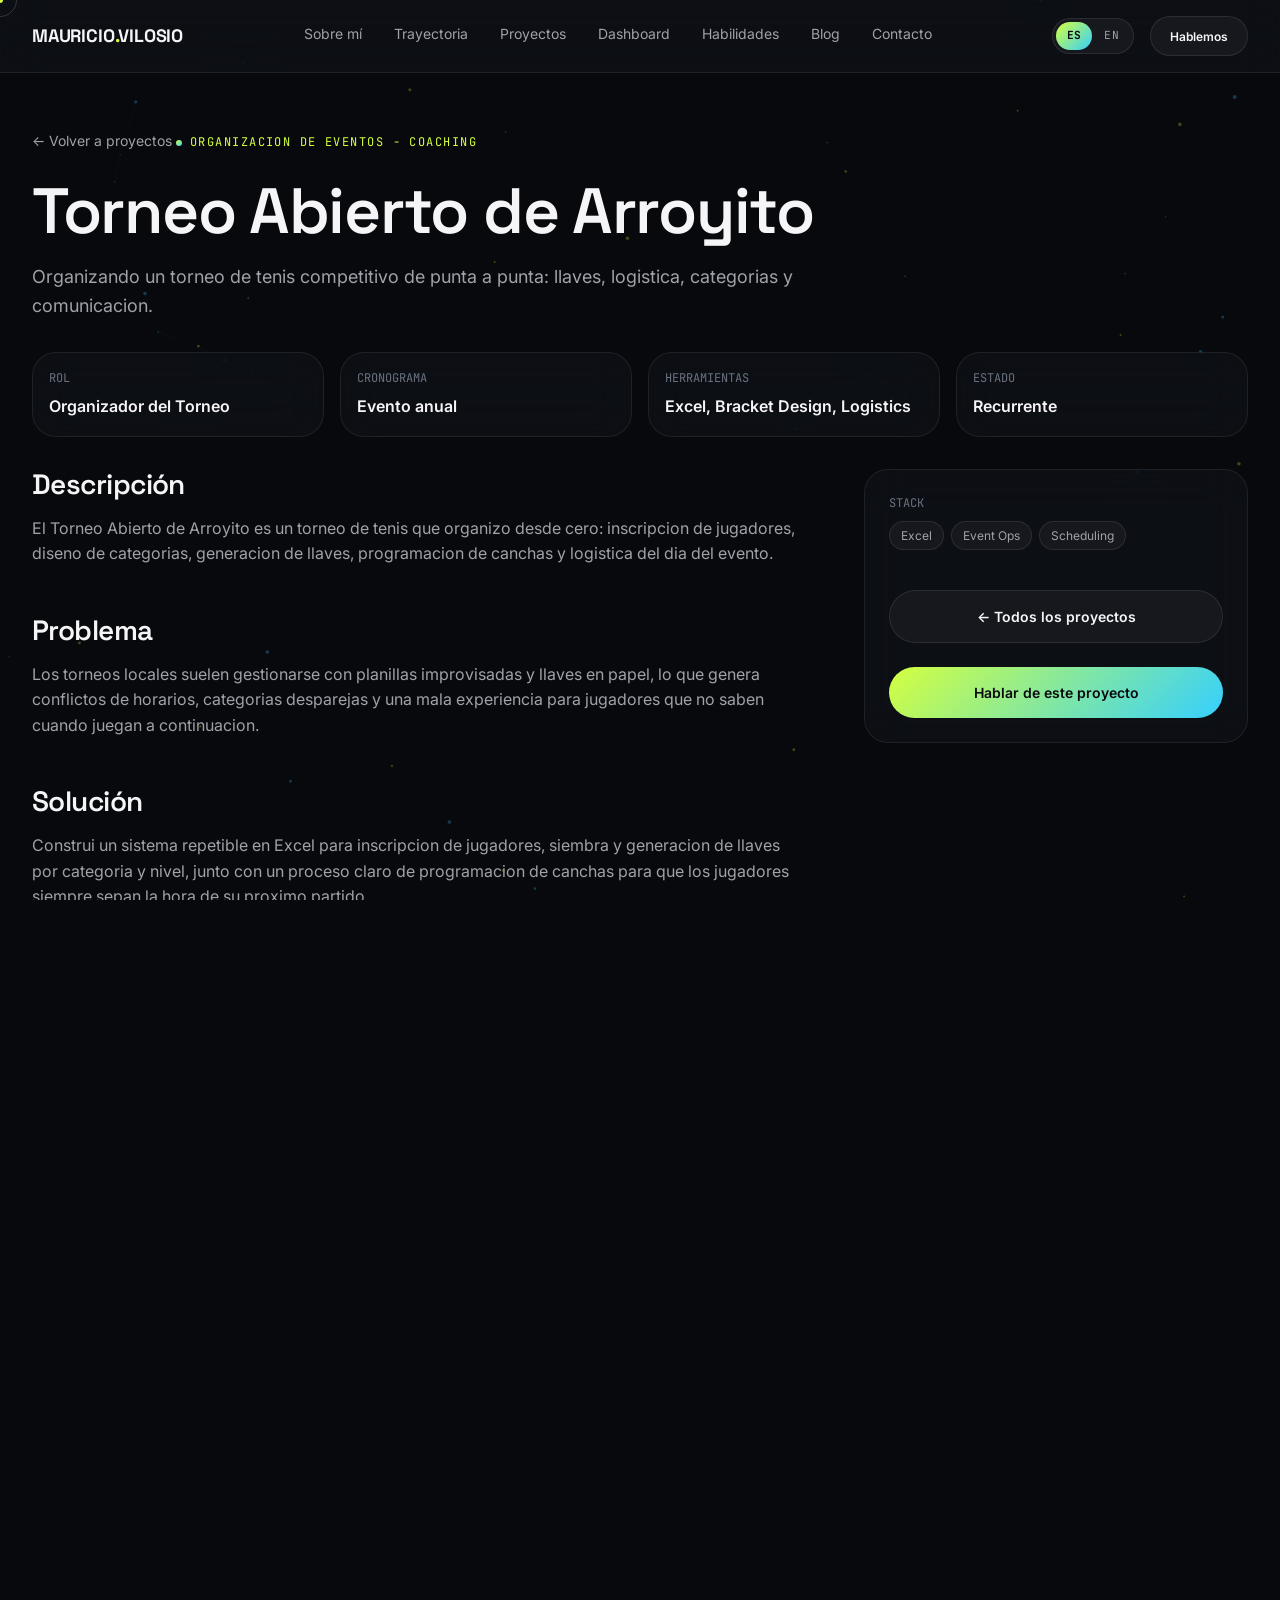
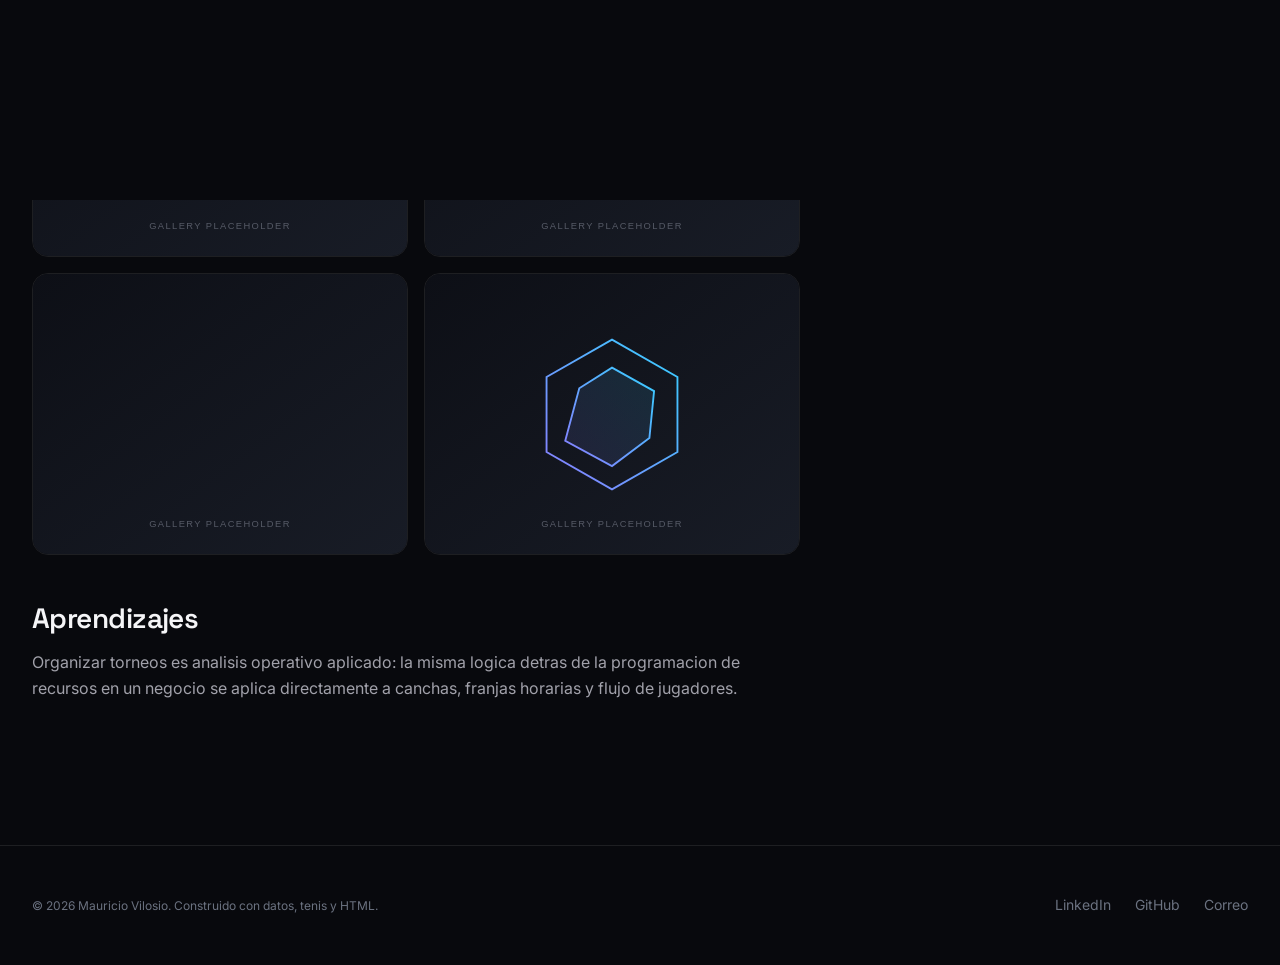
<file: projects/torneo-arroyito.html>
<!DOCTYPE html>
<html lang="es">
<head>
  <meta charset="UTF-8" />
  <meta name="viewport" content="width=device-width, initial-scale=1.0" />
  <title>Torneo Abierto de Arroyito — Mauricio Vilosio</title>
  <meta name="description" content="Organizacion integral del Torneo Abierto de Arroyito, un torneo de tenis competitivo gestionado con formatos y logistica basados en datos." />
  <link rel="icon" type="image/svg+xml" href="../assets/favicon.svg" />
  <link rel="preconnect" href="https://fonts.googleapis.com" />
  <link rel="preconnect" href="https://fonts.gstatic.com" crossorigin />
  <link href="https://fonts.googleapis.com/css2?family=Space+Grotesk:wght@500;600;700&family=Inter:wght@400;500;600;700&family=JetBrains+Mono:wght@400;500&display=swap" rel="stylesheet" />
  <link rel="stylesheet" href="../css/variables.css" />
  <link rel="stylesheet" href="../css/base.css" />
  <link rel="stylesheet" href="../css/components.css" />
  <link rel="stylesheet" href="../css/animations.css" />
  <link rel="stylesheet" href="../css/responsive.css" />
</head>
<body>
  <a href="#main" class="skip-link">Saltar al contenido</a>
  <canvas id="particles-canvas" aria-hidden="true"></canvas>

  <header class="nav is-scrolled">
    <div class="container nav__inner">
      <a href="../index.html" class="nav__logo">MAURICIO<span>.</span>VILOSIO</a>
      <nav class="nav__links" aria-label="Primary">
        <a href="../index.html#about" data-i18n="nav.about">Sobre mí</a>
        <a href="../index.html#timeline" data-i18n="nav.journey">Trayectoria</a>
        <a href="../index.html#projects" data-i18n="nav.projects">Proyectos</a>
        <a href="../index.html#dashboard" data-i18n="nav.dashboard">Dashboard</a>
        <a href="../index.html#skills" data-i18n="nav.skills">Habilidades</a>
        <a href="../blog/index.html" data-i18n="nav.blog">Blog</a>
        <a href="../index.html#contact" data-i18n="nav.contact">Contacto</a>
      </nav>
      <div class="nav__actions">
        <div class="lang-switch" role="group" aria-label="Language / Idioma">
          <button type="button" class="lang-switch__btn" data-lang="es">ES</button>
          <button type="button" class="lang-switch__btn" data-lang="en">EN</button>
        </div>
        <a href="../index.html#contact" class="btn btn--secondary btn--sm" data-i18n="nav.cta">Hablemos</a>
        <button class="nav__toggle" aria-label="Toggle menu" aria-expanded="false"><span></span><span></span><span></span></button>
      </div>
    </div>
  </header>

  <main id="main">
    <section class="section project-hero">
      <div class="container">
        <a href="../index.html#projects" class="project-hero__back" data-transition data-i18n="back.projects">&larr; Volver a proyectos</a>
        <p class="eyebrow" data-i18n="page.tag">Organizacion de Eventos - Coaching</p>
        <h1 class="section-title" style="font-size: var(--fs-4xl);" data-i18n="page.title">Torneo Abierto de Arroyito</h1>
        <p class="section-subtitle" style="font-size: var(--fs-md); max-width: 70ch;" data-i18n="page.tagline">Organizando un torneo de tenis competitivo de punta a punta: llaves, logistica, categorias y comunicacion.</p>

        <div class="project-meta-grid">
          <div class="glass-card meta-item"><p class="meta-item__label" data-i18n="meta.role">Rol</p><p class="meta-item__value" data-i18n="page.role">Organizador del Torneo</p></div>
          <div class="glass-card meta-item"><p class="meta-item__label" data-i18n="meta.timeline">Cronograma</p><p class="meta-item__value" data-i18n="page.timeline">Evento anual</p></div>
          <div class="glass-card meta-item"><p class="meta-item__label" data-i18n="meta.tools">Herramientas</p><p class="meta-item__value">Excel, Bracket Design, Logistics</p></div>
          <div class="glass-card meta-item"><p class="meta-item__label" data-i18n="meta.status">Estado</p><p class="meta-item__value" data-i18n="page.status">Recurrente</p></div>
        </div>

        <div class="project-body">
          <article>
            <h2 data-i18n="h.description">Descripción</h2>
            <div data-i18n-html="page.description"><p>El Torneo Abierto de Arroyito es un torneo de tenis que organizo desde cero: inscripcion de jugadores, diseno de categorias, generacion de llaves, programacion de canchas y logistica del dia del evento.</p></div>

            <h2 data-i18n="h.problem">Problema</h2>
            <div data-i18n-html="page.problem"><p>Los torneos locales suelen gestionarse con planillas improvisadas y llaves en papel, lo que genera conflictos de horarios, categorias desparejas y una mala experiencia para jugadores que no saben cuando juegan a continuacion.</p></div>

            <h2 data-i18n="h.solution">Solución</h2>
            <div data-i18n-html="page.solution"><p>Construi un sistema repetible en Excel para inscripcion de jugadores, siembra y generacion de llaves por categoria y nivel, junto con un proceso claro de programacion de canchas para que los jugadores siempre sepan la hora de su proximo partido.</p></div>

            <h2 data-i18n="h.process">Proceso</h2>
            <div data-i18n-html="page.process"><ul><li>Apertura de inscripciones y asignacion de categorias segun el nivel del jugador</li><li>Siembra de jugadores y generacion de llaves para evitar cruces desparejos tempranos</li><li>Construccion de un cronograma del dia que equilibra la disponibilidad de canchas con la duracion de los partidos</li><li>Comunicacion clara de horarios y resultados a los jugadores durante todo el evento</li></ul></div>

            <h2 data-i18n="h.technologies">Tecnologías</h2>
            <span class="chip">Excel</span><span class="chip">Event Ops</span><span class="chip">Scheduling</span>

            <h2 data-i18n="h.results">Resultados</h2>
            <div data-i18n-html="page.results"><p>Multiples ediciones exitosas con jugadores que vuelven ano tras ano, una programacion mas fluida que un torneo local tipico, y categorias que produjeron partidos genuinamente competitivos en lugar de goleadas tempranas.</p></div>

            <h2 data-i18n="h.gallery">Galería</h2>
            <div class="gallery-grid">
              <img src="../assets/images/gallery-1.svg" alt="Imagen del proyecto 1" loading="lazy" />
              <img src="../assets/images/gallery-2.svg" alt="Imagen del proyecto 2" loading="lazy" />
              <img src="../assets/images/gallery-3.svg" alt="Imagen del proyecto 3" loading="lazy" />
              <img src="../assets/images/gallery-4.svg" alt="Imagen del proyecto 4" loading="lazy" />
            </div>

            <h2 data-i18n="h.learnings">Aprendizajes</h2>
            <div data-i18n-html="page.learnings"><p>Organizar torneos es analisis operativo aplicado: la misma logica detras de la programacion de recursos en un negocio se aplica directamente a canchas, franjas horarias y flujo de jugadores.</p></div>
          </article>

          <aside class="glass-card project-sidebar">
            <div>
              <p class="meta-item__label" data-i18n="sidebar.stack">Stack</p>
              <div class="project-card__stack" style="margin-top:.5rem;"><span class="chip">Excel</span><span class="chip">Event Ops</span><span class="chip">Scheduling</span></div>
            </div>
            <a href="../index.html#projects" class="btn btn--secondary" data-transition data-i18n="sidebar.allProjects">&larr; Todos los proyectos</a>
            <a href="../index.html#contact" class="btn btn--primary" data-transition data-i18n="sidebar.discuss">Hablar de este proyecto</a>
          </aside>
        </div>
      </div>
    </section>
  </main>

  <footer class="footer">
    <div class="container footer__inner">
      <p class="footer__copy" data-i18n-copy="footer.copy">© 2026 Mauricio Vilosio. Construido con datos, tenis y HTML.</p>
      <div class="footer__links">
        <a href="https://www.linkedin.com/in/mauriciovilosio/" target="_blank" rel="noopener">LinkedIn</a>
        <a href="https://github.com/vilomauricio" target="_blank" rel="noopener">GitHub</a>
        <a href="mailto:mvilosiog@gmail.com" data-i18n="social.email">Correo</a>
      </div>
    </div>
  </footer>

  <script>window.PAGE_I18N = {"en": {"meta.title": "Torneo Abierto de Arroyito — Mauricio Vilosio", "meta.description": "End-to-end organization of the Torneo Abierto de Arroyito, a competitive tennis tournament run with data-backed formats and logistics.", "page.tag": "Event Organization · Coaching", "page.title": "Torneo Abierto de Arroyito", "page.tagline": "Organizing a competitive tennis tournament end-to-end — brackets, logistics, categories and communication.", "page.role": "Tournament Organizer", "page.timeline": "Annual event", "page.status": "Recurring", "page.description": "<p>The Torneo Abierto de Arroyito is a tennis tournament I organize from the ground up — player registration, category design, bracket generation, court scheduling, and on-the-day logistics.</p>", "page.problem": "<p>Local tournaments are usually run on ad-hoc spreadsheets and paper brackets, which leads to scheduling conflicts, uneven categories, and a poor experience for players who don't know when they're playing next.</p>", "page.solution": "<p>Built a repeatable system in Excel for player registration, seeding, and bracket generation by category and skill level, paired with a clear court-scheduling process so players always know their next match time.</p>", "page.process": "<ul><li>Open registration and category assignment based on player level</li><li>Seed players and generate brackets to avoid early lopsided matchups</li><li>Build a day-of schedule that balances court availability against match duration</li><li>Communicate schedules and results clearly to players throughout the event</li></ul>", "page.results": "<p>Multiple successful editions with players returning year over year, smoother scheduling than a typical local open, and categories that produced genuinely competitive matches instead of early blowouts.</p>", "page.learnings": "<p>Tournament organization is applied operations analytics: the same logic behind resource scheduling in a business applies directly to courts, time slots and player flow.</p>"}};</script>
  <script src="../js/cursor.js"></script>
  <script src="../js/particles.js"></script>
  <script src="../js/scrollReveal.js"></script>
  <script src="../js/navigation.js"></script>
  <script src="../js/main.js"></script>
  <script src="../js/i18n.js"></script>
</body>
</html>
</file>
<file: css/variables.css>
/* ==========================================================================
   DESIGN TOKENS — Mauricio Vilosio Portfolio
   ==========================================================================
   Central source of truth for color, spacing, typography and motion.
   Change values here to re-theme the entire site.
   Palette concept: "Data meets Court" — near-black base (Apple/Linear feel),
   lime accent (tennis ball) + cyan accent (data/tech) as gradient partners.
   ========================================================================== */

:root {
  /* ---------- Color: Base surfaces (Dark mode = default) ---------- */
  --color-bg: #08090d;
  --color-bg-alt: #0d0f16;
  --color-bg-elevated: #12141c;
  --color-surface: rgba(255, 255, 255, 0.045);
  --color-surface-hover: rgba(255, 255, 255, 0.075);
  --color-border: rgba(255, 255, 255, 0.09);
  --color-border-strong: rgba(255, 255, 255, 0.16);

  /* ---------- Color: Text ---------- */
  --color-text-primary: #f5f5f7;
  --color-text-secondary: #a1a1aa;
  --color-text-tertiary: #6b7280;
  --color-text-inverse: #08090d;

  /* ---------- Color: Brand accents ---------- */
  --color-accent-lime: #d4ff3f;
  --color-accent-cyan: #35d0ff;
  --color-accent-violet: #8b7bff;
  --gradient-brand: linear-gradient(135deg, var(--color-accent-lime) 0%, var(--color-accent-cyan) 100%);
  --gradient-brand-soft: linear-gradient(135deg, rgba(212, 255, 63, 0.15) 0%, rgba(53, 208, 255, 0.15) 100%);
  --gradient-violet: linear-gradient(135deg, var(--color-accent-cyan) 0%, var(--color-accent-violet) 100%);
  --gradient-radial-glow: radial-gradient(circle at 50% 0%, rgba(53, 208, 255, 0.16), transparent 60%);

  /* ---------- Color: Semantic ---------- */
  --color-success: #4ade80;
  --color-warning: #fbbf24;

  /* ---------- Typography ---------- */
  --font-display: "Space Grotesk", "Inter", -apple-system, BlinkMacSystemFont, sans-serif;
  --font-body: "Inter", -apple-system, BlinkMacSystemFont, "Segoe UI", sans-serif;
  --font-mono: "JetBrains Mono", "SFMono-Regular", Menlo, monospace;

  --fs-xs: 0.75rem;
  --fs-sm: 0.875rem;
  --fs-base: 1rem;
  --fs-md: 1.125rem;
  --fs-lg: 1.375rem;
  --fs-xl: 1.75rem;
  --fs-2xl: 2.25rem;
  --fs-3xl: 3rem;
  --fs-4xl: 4rem;
  --fs-5xl: 5.5rem;

  /* ---------- Spacing scale (8px base) ---------- */
  --space-1: 0.5rem;
  --space-2: 1rem;
  --space-3: 1.5rem;
  --space-4: 2rem;
  --space-5: 3rem;
  --space-6: 4rem;
  --space-7: 6rem;
  --space-8: 8rem;
  --space-9: 12rem;

  /* ---------- Layout ---------- */
  --container-max: 1280px;
  --container-narrow: 860px;
  --radius-sm: 8px;
  --radius-md: 16px;
  --radius-lg: 24px;
  --radius-full: 999px;

  /* ---------- Elevation ---------- */
  --shadow-sm: 0 2px 8px rgba(0, 0, 0, 0.25);
  --shadow-md: 0 8px 30px rgba(0, 0, 0, 0.35);
  --shadow-lg: 0 20px 60px rgba(0, 0, 0, 0.45);
  --shadow-glow-lime: 0 0 40px rgba(212, 255, 63, 0.18);
  --shadow-glow-cyan: 0 0 40px rgba(53, 208, 255, 0.18);

  /* ---------- Glassmorphism ---------- */
  --glass-bg: rgba(18, 20, 28, 0.55);
  --glass-border: rgba(255, 255, 255, 0.08);
  --glass-blur: blur(20px);

  /* ---------- Motion ---------- */
  --ease-out-quart: cubic-bezier(0.25, 1, 0.5, 1);
  --ease-out-expo: cubic-bezier(0.16, 1, 0.3, 1);
  --duration-fast: 0.2s;
  --duration-base: 0.4s;
  --duration-slow: 0.8s;

  /* ---------- Z-index scale ---------- */
  --z-cursor: 9999;
  --z-nav: 1000;
  --z-modal: 900;
  --z-particles: -1;
}

/* Light mode is intentionally not implemented — dark is the brand default,
   per project spec. A prefers-color-scheme hook is left here for future use. */
</file>
<file: css/base.css>
/* ==========================================================================
   BASE — reset, typography, global element defaults
   ========================================================================== */

*,
*::before,
*::after {
  box-sizing: border-box;
  margin: 0;
  padding: 0;
}

html {
  scroll-behavior: smooth;
  -webkit-text-size-adjust: 100%;
}

@media (prefers-reduced-motion: reduce) {
  html {
    scroll-behavior: auto;
  }
  *,
  *::before,
  *::after {
    animation-duration: 0.001ms !important;
    animation-iteration-count: 1 !important;
    transition-duration: 0.001ms !important;
    scroll-behavior: auto !important;
  }
}

body {
  background: var(--color-bg);
  color: var(--color-text-primary);
  font-family: var(--font-body);
  font-size: var(--fs-base);
  line-height: 1.6;
  -webkit-font-smoothing: antialiased;
  -moz-osx-font-smoothing: grayscale;
  overflow-x: hidden;
  cursor: none;
}

/* Fallback: on touch devices there's no custom cursor, restore default */
@media (hover: none) and (pointer: coarse) {
  body {
    cursor: auto;
  }
}

img,
picture,
svg {
  display: block;
  max-width: 100%;
}

a {
  color: inherit;
  text-decoration: none;
}

ul,
ol {
  list-style: none;
}

button,
input,
textarea {
  font: inherit;
  color: inherit;
  background: none;
  border: none;
}

button {
  cursor: pointer;
}

h1,
h2,
h3,
h4 {
  font-family: var(--font-display);
  font-weight: 600;
  line-height: 1.1;
  letter-spacing: -0.02em;
}

::selection {
  background: var(--color-accent-lime);
  color: var(--color-text-inverse);
}

/* Accessible focus ring — never remove focus styles without a replacement */
:focus-visible {
  outline: 2px solid var(--color-accent-cyan);
  outline-offset: 3px;
  border-radius: var(--radius-sm);
}

/* Scrollbar (webkit) — subtle, matches dark theme */
::-webkit-scrollbar {
  width: 10px;
}
::-webkit-scrollbar-track {
  background: var(--color-bg);
}
::-webkit-scrollbar-thumb {
  background: var(--color-border-strong);
  border-radius: var(--radius-full);
}
::-webkit-scrollbar-thumb:hover {
  background: var(--color-text-tertiary);
}

/* ---------- Layout helpers ---------- */
.container {
  width: 100%;
  max-width: var(--container-max);
  margin-inline: auto;
  padding-inline: var(--space-4);
}

.container--narrow {
  max-width: var(--container-narrow);
}

.section {
  padding-block: var(--space-8);
  position: relative;
}

.section-header {
  max-width: 640px;
  margin-bottom: var(--space-6);
}

.eyebrow {
  display: inline-flex;
  align-items: center;
  gap: var(--space-1);
  font-family: var(--font-mono);
  font-size: var(--fs-xs);
  letter-spacing: 0.12em;
  text-transform: uppercase;
  color: var(--color-accent-lime);
  margin-bottom: var(--space-2);
}

.eyebrow::before {
  content: "";
  width: 6px;
  height: 6px;
  border-radius: 50%;
  background: var(--gradient-brand);
}

.section-title {
  font-size: var(--fs-3xl);
  margin-bottom: var(--space-2);
}

.section-subtitle {
  color: var(--color-text-secondary);
  font-size: var(--fs-md);
  max-width: 60ch;
}

.text-gradient {
  background: var(--gradient-brand);
  -webkit-background-clip: text;
  background-clip: text;
  color: transparent;
}

.sr-only {
  position: absolute;
  width: 1px;
  height: 1px;
  padding: 0;
  margin: -1px;
  overflow: hidden;
  clip: rect(0, 0, 0, 0);
  white-space: nowrap;
  border: 0;
}

.skip-link {
  position: absolute;
  top: -100px;
  left: var(--space-2);
  background: var(--color-accent-lime);
  color: var(--color-text-inverse);
  padding: var(--space-1) var(--space-2);
  border-radius: var(--radius-sm);
  z-index: 10000;
  transition: top var(--duration-fast) var(--ease-out-quart);
}

.skip-link:focus {
  top: var(--space-2);
}
</file>
<file: css/components.css>
/* ==========================================================================
   COMPONENTS — reusable UI blocks
   Sections in this file: Cursor, Nav, Language switch, Buttons, Glass Card,
   Hero, Timeline, Project Card, Dashboard/KPI, Skills, Vision, Process,
   Blog, Contact, Footer, Project page, Reveal utility.
   ========================================================================== */

/* ---------- Custom cursor ---------- */
.cursor-dot,
.cursor-ring {
  position: fixed;
  top: 0;
  left: 0;
  pointer-events: none;
  z-index: var(--z-cursor);
  border-radius: 50%;
  transform: translate(-50%, -50%);
  will-change: transform;
}

.cursor-dot {
  width: 6px;
  height: 6px;
  background: var(--color-accent-lime);
}

.cursor-ring {
  width: 34px;
  height: 34px;
  border: 1px solid var(--color-border-strong);
  transition: width var(--duration-fast) var(--ease-out-quart), height var(--duration-fast) var(--ease-out-quart),
    border-color var(--duration-fast) var(--ease-out-quart), background var(--duration-fast) var(--ease-out-quart);
}

.cursor-ring.is-hover {
  width: 60px;
  height: 60px;
  background: rgba(212, 255, 63, 0.08);
  border-color: var(--color-accent-lime);
}

@media (hover: none) and (pointer: coarse) {
  .cursor-dot,
  .cursor-ring {
    display: none;
  }
}

/* ---------- Particle canvas ---------- */
#particles-canvas {
  position: fixed;
  inset: 0;
  z-index: var(--z-particles);
  opacity: 0.5;
}

/* ---------- Navigation ---------- */
.nav {
  position: fixed;
  top: 0;
  left: 0;
  right: 0;
  z-index: var(--z-nav);
  padding: var(--space-2) 0;
  transition: background var(--duration-base) var(--ease-out-quart), border-color var(--duration-base) var(--ease-out-quart);
  border-bottom: 1px solid transparent;
}

.nav.is-scrolled {
  background: var(--glass-bg);
  backdrop-filter: var(--glass-blur);
  -webkit-backdrop-filter: var(--glass-blur);
  border-bottom-color: var(--glass-border);
}

.nav__inner {
  display: flex;
  align-items: center;
  justify-content: space-between;
}

.nav__logo {
  font-family: var(--font-display);
  font-weight: 700;
  font-size: var(--fs-md);
  letter-spacing: -0.01em;
}

.nav__logo span {
  color: var(--color-accent-lime);
}

.nav__links {
  display: flex;
  gap: var(--space-4);
}

.nav__links a {
  font-size: var(--fs-sm);
  color: var(--color-text-secondary);
  position: relative;
  padding-bottom: 4px;
  transition: color var(--duration-fast);
}

.nav__links a::after {
  content: "";
  position: absolute;
  left: 0;
  bottom: 0;
  width: 0;
  height: 1px;
  background: var(--gradient-brand);
  transition: width var(--duration-base) var(--ease-out-quart);
}

.nav__links a:hover {
  color: var(--color-text-primary);
}

.nav__links a:hover::after {
  width: 100%;
}

.nav__actions {
  display: flex;
  align-items: center;
  gap: var(--space-2);
}

/* ---------- Language switch ---------- */
.lang-switch {
  display: flex;
  align-items: center;
  gap: 2px;
  padding: 3px;
  border-radius: var(--radius-full);
  border: 1px solid var(--color-border);
  background: var(--color-surface);
}

.lang-switch__btn {
  padding: 0.3rem 0.65rem;
  font-family: var(--font-mono);
  font-size: 0.7rem;
  letter-spacing: 0.04em;
  border-radius: var(--radius-full);
  color: var(--color-text-secondary);
  transition: background var(--duration-fast), color var(--duration-fast);
}

.lang-switch__btn:hover {
  color: var(--color-text-primary);
}

.lang-switch__btn.is-active {
  background: var(--gradient-brand);
  color: var(--color-text-inverse);
  font-weight: 700;
}

.nav__toggle {
  display: none;
  flex-direction: column;
  gap: 5px;
  width: 24px;
}

.nav__toggle span {
  height: 2px;
  background: var(--color-text-primary);
  border-radius: 2px;
}

/* ---------- Buttons ---------- */
.btn {
  display: inline-flex;
  align-items: center;
  justify-content: center;
  gap: var(--space-1);
  padding: 0.9rem 1.8rem;
  border-radius: var(--radius-full);
  font-size: var(--fs-sm);
  font-weight: 600;
  transition: transform var(--duration-fast) var(--ease-out-quart), box-shadow var(--duration-fast) var(--ease-out-quart),
    background var(--duration-fast) var(--ease-out-quart), border-color var(--duration-fast) var(--ease-out-quart);
  white-space: nowrap;
}

.btn:active {
  transform: scale(0.97);
}

.btn--primary {
  background: var(--gradient-brand);
  color: var(--color-text-inverse);
}

.btn--primary:hover {
  box-shadow: var(--shadow-glow-lime);
  transform: translateY(-2px);
}

.btn--secondary {
  background: var(--color-surface);
  border: 1px solid var(--color-border);
  color: var(--color-text-primary);
}

.btn--secondary:hover {
  background: var(--color-surface-hover);
  border-color: var(--color-border-strong);
  transform: translateY(-2px);
}

.btn--ghost {
  color: var(--color-text-secondary);
  padding: 0.6rem 1rem;
}

.btn--ghost:hover {
  color: var(--color-text-primary);
}

.btn--sm {
  padding: 0.6rem 1.2rem;
  font-size: var(--fs-xs);
}

/* ---------- Glass card (base for most components) ---------- */
.glass-card {
  background: var(--glass-bg);
  border: 1px solid var(--glass-border);
  backdrop-filter: var(--glass-blur);
  -webkit-backdrop-filter: var(--glass-blur);
  border-radius: var(--radius-lg);
  transition: transform var(--duration-base) var(--ease-out-quart), border-color var(--duration-base) var(--ease-out-quart),
    box-shadow var(--duration-base) var(--ease-out-quart);
}

/* ---------- Hero ---------- */
.hero {
  min-height: 100vh;
  display: flex;
  align-items: center;
  position: relative;
  padding-top: var(--space-7);
  background: var(--gradient-radial-glow);
}

.hero__grid {
  display: grid;
  grid-template-columns: 1fr;
  gap: var(--space-6);
  align-items: center;
}

.hero__copy {
  max-width: 62ch;
}

.hero__eyebrow {
  font-family: var(--font-mono);
  font-size: var(--fs-sm);
  color: var(--color-accent-cyan);
  letter-spacing: 0.08em;
  margin-bottom: var(--space-2);
}

.hero__title {
  font-size: clamp(2.6rem, 6vw, var(--fs-5xl));
  margin-bottom: var(--space-2);
}

.hero__roles {
  display: flex;
  flex-wrap: wrap;
  gap: var(--space-1);
  margin-bottom: var(--space-3);
}

.role-pill {
  font-family: var(--font-mono);
  font-size: var(--fs-xs);
  padding: 0.35rem 0.9rem;
  border-radius: var(--radius-full);
  border: 1px solid var(--color-border);
  color: var(--color-text-secondary);
  background: var(--color-surface);
}

.hero__subtitle {
  font-size: var(--fs-lg);
  color: var(--color-text-secondary);
  max-width: 46ch;
  margin-bottom: var(--space-4);
}

.hero__actions {
  display: flex;
  gap: var(--space-2);
  flex-wrap: wrap;
}

.hero__visual {
  position: relative;
  aspect-ratio: 4 / 5;
  border-radius: var(--radius-lg);
  overflow: hidden;
  border: 1px solid var(--color-border);
  box-shadow: var(--shadow-lg);
}

.hero__visual img {
  width: 100%;
  height: 100%;
  object-fit: cover;
}

.hero__visual::after {
  content: "";
  position: absolute;
  inset: 0;
  background: linear-gradient(180deg, transparent 40%, rgba(8, 9, 13, 0.75) 100%);
}

.hero__scroll-cue {
  position: absolute;
  bottom: var(--space-4);
  left: 50%;
  transform: translateX(-50%);
  display: flex;
  flex-direction: column;
  align-items: center;
  gap: var(--space-1);
  font-family: var(--font-mono);
  font-size: var(--fs-xs);
  color: var(--color-text-tertiary);
}

.hero__scroll-cue .line {
  width: 1px;
  height: 32px;
  background: var(--color-border-strong);
  position: relative;
  overflow: hidden;
}

.hero__scroll-cue .line::after {
  content: "";
  position: absolute;
  top: -100%;
  left: 0;
  width: 100%;
  height: 100%;
  background: var(--gradient-brand);
  animation: scroll-cue 2s ease-in-out infinite;
}

@keyframes scroll-cue {
  0% {
    top: -100%;
  }
  50% {
    top: 0;
  }
  100% {
    top: 100%;
  }
}

/* ---------- About ---------- */
.about__layout {
  display: grid;
  grid-template-columns: 0.9fr 1.1fr;
  gap: var(--space-6);
  align-items: start;
}

.about__story p {
  color: var(--color-text-secondary);
  margin-bottom: var(--space-3);
  font-size: var(--fs-md);
}

.about__story strong {
  color: var(--color-text-primary);
  font-weight: 600;
}

.about__quote {
  padding: var(--space-4);
  border-left: 2px solid var(--color-accent-lime);
  font-family: var(--font-display);
  font-size: var(--fs-lg);
  color: var(--color-text-primary);
}

/* ---------- Timeline ---------- */
.timeline {
  position: relative;
  padding-left: var(--space-5);
}

.timeline::before {
  content: "";
  position: absolute;
  left: 6px;
  top: 6px;
  bottom: 6px;
  width: 2px;
  background: linear-gradient(180deg, var(--color-accent-lime), var(--color-accent-cyan), var(--color-border));
}

.timeline__item {
  position: relative;
  padding-bottom: var(--space-6);
}

.timeline__item:last-child {
  padding-bottom: 0;
}

.timeline__dot {
  position: absolute;
  left: calc(-1 * var(--space-5) + 1px);
  top: 4px;
  width: 14px;
  height: 14px;
  border-radius: 50%;
  background: var(--color-bg);
  border: 2px solid var(--color-accent-cyan);
  transition: background var(--duration-base), border-color var(--duration-base), box-shadow var(--duration-base);
}

.timeline__item.is-active .timeline__dot {
  background: var(--gradient-brand);
  border-color: transparent;
  box-shadow: var(--shadow-glow-lime);
}

.timeline__year {
  font-family: var(--font-mono);
  font-size: var(--fs-xs);
  color: var(--color-accent-cyan);
  letter-spacing: 0.08em;
  margin-bottom: 0.35rem;
}

.timeline__title {
  font-size: var(--fs-lg);
  margin-bottom: 0.4rem;
}

.timeline__desc {
  color: var(--color-text-secondary);
  max-width: 60ch;
}

.timeline__item--future .timeline__dot {
  border-style: dashed;
}

/* ---------- Featured Projects ---------- */
.projects-grid {
  display: grid;
  grid-template-columns: repeat(auto-fit, minmax(320px, 1fr));
  gap: var(--space-3);
}

.project-card {
  padding: var(--space-3);
  display: flex;
  flex-direction: column;
  height: 100%;
  min-height: 320px;
}

.project-card:hover {
  transform: translateY(-6px);
  border-color: var(--color-border-strong);
  box-shadow: var(--shadow-md);
}

.project-card__tag {
  font-family: var(--font-mono);
  font-size: var(--fs-xs);
  color: var(--color-accent-lime);
  text-transform: uppercase;
  letter-spacing: 0.08em;
  margin-bottom: var(--space-2);
}

.project-card__media {
  border-radius: var(--radius-md);
  overflow: hidden;
  aspect-ratio: 16/10;
  margin-bottom: var(--space-2);
  border: 1px solid var(--color-border);
}

.project-card__media img {
  width: 100%;
  height: 100%;
  object-fit: cover;
  transition: transform var(--duration-slow) var(--ease-out-quart);
}

.project-card:hover .project-card__media img {
  transform: scale(1.06);
}

.project-card__title {
  font-size: var(--fs-lg);
  margin-bottom: var(--space-1);
}

.project-card__desc {
  color: var(--color-text-secondary);
  font-size: var(--fs-sm);
  margin-bottom: var(--space-2);
  flex-grow: 1;
}

.project-card__stack {
  display: flex;
  flex-wrap: wrap;
  gap: 0.4rem;
  margin-bottom: var(--space-2);
}

.chip {
  font-size: var(--fs-xs);
  padding: 0.25rem 0.7rem;
  border-radius: var(--radius-full);
  background: var(--color-surface);
  border: 1px solid var(--color-border);
  color: var(--color-text-secondary);
}

.project-card__link {
  display: inline-flex;
  align-items: center;
  gap: 0.4rem;
  font-size: var(--fs-sm);
  font-weight: 600;
  color: var(--color-text-primary);
}

.project-card__link svg {
  width: 16px;
  height: 16px;
  transition: transform var(--duration-fast) var(--ease-out-quart);
}

.project-card:hover .project-card__link svg {
  transform: translate(3px, -3px);
}

/* ---------- Dashboard / KPI ---------- */
.dashboard {
  border-radius: var(--radius-lg);
  padding: var(--space-5);
  background: linear-gradient(160deg, rgba(212, 255, 63, 0.04), rgba(53, 208, 255, 0.04));
  border: 1px solid var(--color-border);
}

.dashboard__header {
  display: flex;
  align-items: center;
  justify-content: space-between;
  margin-bottom: var(--space-4);
  flex-wrap: wrap;
  gap: var(--space-2);
}

.dashboard__status {
  display: flex;
  align-items: center;
  gap: 0.5rem;
  font-family: var(--font-mono);
  font-size: var(--fs-xs);
  color: var(--color-success);
}

.dashboard__status .dot {
  width: 8px;
  height: 8px;
  border-radius: 50%;
  background: var(--color-success);
  box-shadow: 0 0 8px var(--color-success);
  animation: pulse-dot 2s infinite;
}

@keyframes pulse-dot {
  0%,
  100% {
    opacity: 1;
  }
  50% {
    opacity: 0.4;
  }
}

.kpi-grid {
  display: grid;
  grid-template-columns: repeat(5, 1fr);
  gap: var(--space-3);
}

.kpi-card {
  padding: var(--space-3);
  text-align: left;
}

.kpi-card__value {
  font-family: var(--font-display);
  font-size: var(--fs-3xl);
  font-weight: 700;
  background: var(--gradient-brand);
  -webkit-background-clip: text;
  background-clip: text;
  color: transparent;
  line-height: 1;
  margin-bottom: 0.5rem;
}

.kpi-card__label {
  font-size: var(--fs-sm);
  color: var(--color-text-secondary);
}

.kpi-card__bar {
  margin-top: var(--space-2);
  height: 4px;
  border-radius: var(--radius-full);
  background: var(--color-border);
  overflow: hidden;
}

.kpi-card__bar span {
  display: block;
  height: 100%;
  width: 0%;
  background: var(--gradient-brand);
  transition: width 1.4s var(--ease-out-expo);
}

/* ---------- Skills ---------- */
.skills-grid {
  display: grid;
  grid-template-columns: repeat(auto-fill, minmax(190px, 1fr));
  gap: var(--space-2);
}

.skill-card {
  padding: var(--space-3);
  text-align: center;
  display: flex;
  flex-direction: column;
  align-items: center;
  gap: var(--space-1);
}

.skill-card:hover {
  transform: translateY(-4px);
  border-color: var(--color-accent-cyan);
}

.skill-card__icon {
  width: 34px;
  height: 34px;
  color: var(--color-accent-lime);
}

.skill-card__name {
  font-weight: 600;
  font-size: var(--fs-sm);
}

.skill-card__category {
  font-family: var(--font-mono);
  font-size: 0.65rem;
  text-transform: uppercase;
  letter-spacing: 0.06em;
  color: var(--color-text-tertiary);
}

/* ---------- Vision ---------- */
.vision {
  border-radius: var(--radius-lg);
  padding: var(--space-6);
  text-align: center;
  background: var(--gradient-brand-soft);
  border: 1px solid var(--color-border);
}

.vision__text {
  font-family: var(--font-display);
  font-size: clamp(1.5rem, 3vw, var(--fs-2xl));
  max-width: 780px;
  margin-inline: auto;
  line-height: 1.35;
}

/* ---------- Process ---------- */
.process-grid {
  display: grid;
  grid-template-columns: repeat(5, 1fr);
  gap: var(--space-2);
  counter-reset: process;
}

.process-card {
  padding: var(--space-3);
  position: relative;
}

.process-card::before {
  counter-increment: process;
  content: "0" counter(process);
  font-family: var(--font-mono);
  font-size: var(--fs-xs);
  color: var(--color-text-tertiary);
  display: block;
  margin-bottom: var(--space-2);
}

.process-card__title {
  font-size: var(--fs-md);
  margin-bottom: 0.4rem;
}

.process-card__desc {
  font-size: var(--fs-sm);
  color: var(--color-text-secondary);
}

.process-arrow {
  display: none;
}

/* ---------- Blog ---------- */
.blog-grid {
  display: grid;
  grid-template-columns: repeat(auto-fit, minmax(260px, 1fr));
  gap: var(--space-3);
}

.blog-card {
  padding: var(--space-3);
}

.blog-card:hover {
  transform: translateY(-4px);
}

.blog-card__meta {
  display: flex;
  gap: var(--space-2);
  font-family: var(--font-mono);
  font-size: var(--fs-xs);
  color: var(--color-text-tertiary);
  margin-bottom: var(--space-2);
}

.blog-card__title {
  font-size: var(--fs-md);
  margin-bottom: 0.5rem;
}

.blog-card__excerpt {
  color: var(--color-text-secondary);
  font-size: var(--fs-sm);
}

.badge-soon {
  display: inline-block;
  margin-top: var(--space-2);
  font-family: var(--font-mono);
  font-size: 0.65rem;
  text-transform: uppercase;
  letter-spacing: 0.08em;
  color: var(--color-text-tertiary);
  border: 1px dashed var(--color-border-strong);
  padding: 0.2rem 0.6rem;
  border-radius: var(--radius-full);
}

/* ---------- Data Viz Showcase (Galería) ---------- */
.showcase-grid {
  display: grid;
  grid-template-columns: repeat(auto-fit, minmax(260px, 1fr));
  gap: var(--space-3);
}

.showcase-card {
  display: flex;
  flex-direction: column;
  width: 100%;
  padding: var(--space-3);
  text-align: left;
  font: inherit;
  color: inherit;
  cursor: pointer;
}

.showcase-card:hover {
  transform: translateY(-6px);
  border-color: var(--color-border-strong);
  box-shadow: var(--shadow-md);
}

.showcase-card:focus-visible {
  outline: 2px solid var(--color-accent-cyan);
  outline-offset: 3px;
}

.showcase-card__media {
  border-radius: var(--radius-md);
  overflow: hidden;
  aspect-ratio: 4/5;
  margin-bottom: var(--space-2);
  border: 1px solid var(--color-border);
  background: var(--color-bg-elevated);
}

.showcase-card__media img {
  width: 100%;
  height: 100%;
  object-fit: cover;
  transition: transform var(--duration-slow) var(--ease-out-quart);
}

.showcase-card:hover .showcase-card__media img {
  transform: scale(1.05);
}

.showcase-card__tag {
  font-family: var(--font-mono);
  font-size: var(--fs-xs);
  color: var(--color-accent-cyan);
  text-transform: uppercase;
  letter-spacing: 0.08em;
  margin-bottom: var(--space-1);
}

.showcase-card__title {
  font-size: var(--fs-md);
  margin-bottom: 0.4rem;
}

.showcase-card__desc {
  color: var(--color-text-secondary);
  font-size: var(--fs-sm);
  display: -webkit-box;
  -webkit-line-clamp: 3;
  -webkit-box-orient: vertical;
  overflow: hidden;
}

/* ---------- Lightbox (used by the Galería showcase) ---------- */
.lightbox {
  position: fixed;
  inset: 0;
  z-index: var(--z-modal);
  display: flex;
  align-items: center;
  justify-content: center;
  padding: var(--space-3);
  background: rgba(8, 9, 13, 0.92);
  backdrop-filter: var(--glass-blur);
  opacity: 0;
  visibility: hidden;
  transition: opacity var(--duration-base) var(--ease-out-quart);
}

.lightbox.is-active {
  opacity: 1;
  visibility: visible;
}

.lightbox__inner {
  width: 100%;
  max-width: min(94vw, 980px);
  max-height: 92vh;
  display: flex;
  flex-direction: column;
  gap: var(--space-2);
  overflow-y: auto;
}

.lightbox__media {
  display: flex;
  flex-direction: column;
  align-items: center;
  gap: var(--space-2);
  border-radius: var(--radius-md);
  border: 1px solid var(--color-border-strong);
  background: var(--color-bg-elevated);
  padding: var(--space-1);
}

.lightbox__media img {
  display: block;
  width: auto;
  height: auto;
  max-width: 100%;
  max-height: min(80vh, 1100px);
  border-radius: calc(var(--radius-md) - 4px);
}

.lightbox__meta.is-empty {
  display: none;
}

.lightbox__title {
  font-size: var(--fs-lg);
  color: var(--color-text-primary);
  margin-bottom: 0.25rem;
}

.lightbox__caption {
  color: var(--color-text-secondary);
  font-size: var(--fs-sm);
}

.lightbox__close {
  position: fixed;
  top: var(--space-3);
  right: var(--space-3);
  width: 40px;
  height: 40px;
  border-radius: 50%;
  background: var(--color-surface);
  border: 1px solid var(--color-border);
  color: var(--color-text-primary);
  display: flex;
  align-items: center;
  justify-content: center;
  cursor: pointer;
}

.lightbox__close svg {
  width: 18px;
  height: 18px;
}

.lightbox__close:hover {
  background: var(--color-surface-hover);
}

/* ---------- Contact ---------- */
.contact__layout {
  display: grid;
  grid-template-columns: 1fr 1fr;
  gap: var(--space-6);
}

.contact-form {
  display: flex;
  flex-direction: column;
  gap: var(--space-2);
}

.form-field {
  display: flex;
  flex-direction: column;
  gap: 0.5rem;
}

.form-field label {
  font-size: var(--fs-sm);
  color: var(--color-text-secondary);
}

.form-field input,
.form-field textarea {
  padding: 0.9rem 1rem;
  border-radius: var(--radius-sm);
  border: 1px solid var(--color-border);
  background: var(--color-surface);
  color: var(--color-text-primary);
  transition: border-color var(--duration-fast);
}

.form-field input:focus,
.form-field textarea:focus {
  border-color: var(--color-accent-cyan);
}

.contact-socials {
  display: flex;
  flex-direction: column;
  gap: var(--space-2);
  justify-content: center;
}

.social-link {
  display: flex;
  align-items: center;
  gap: var(--space-2);
  padding: var(--space-3);
}

.social-link:hover {
  border-color: var(--color-accent-lime);
  transform: translateX(4px);
}

.social-link svg {
  width: 22px;
  height: 22px;
  color: var(--color-accent-lime);
}

.social-link__label {
  font-weight: 600;
}

.social-link__value {
  font-size: var(--fs-xs);
  color: var(--color-text-tertiary);
}

.form-status {
  font-size: var(--fs-sm);
  min-height: 1.2em;
}

.form-status.success {
  color: var(--color-success);
}

.form-status.error {
  color: #ff6b6b;
}

/* ---------- Footer ---------- */
.footer {
  padding-block: var(--space-5);
  border-top: 1px solid var(--color-border);
}

.footer__inner {
  display: flex;
  align-items: center;
  justify-content: space-between;
  flex-wrap: wrap;
  gap: var(--space-2);
}

.footer__links {
  display: flex;
  gap: var(--space-3);
}

.footer__links a {
  color: var(--color-text-tertiary);
  font-size: var(--fs-sm);
  transition: color var(--duration-fast);
}

.footer__links a:hover {
  color: var(--color-text-primary);
}

.footer__copy {
  color: var(--color-text-tertiary);
  font-size: var(--fs-xs);
}

/* ---------- Project page ---------- */
.project-hero {
  padding-top: var(--space-8);
}

.project-hero__back {
  display: inline-flex;
  align-items: center;
  gap: 0.4rem;
  color: var(--color-text-secondary);
  margin-bottom: var(--space-3);
  font-size: var(--fs-sm);
}

.project-hero__back:hover {
  color: var(--color-accent-lime);
}

.project-meta-grid {
  display: grid;
  grid-template-columns: repeat(4, 1fr);
  gap: var(--space-2);
  margin-block: var(--space-4);
}

.meta-item {
  padding: var(--space-2);
}

.meta-item__label {
  font-family: var(--font-mono);
  font-size: var(--fs-xs);
  text-transform: uppercase;
  color: var(--color-text-tertiary);
  margin-bottom: 0.35rem;
}

.meta-item__value {
  font-weight: 600;
}

.project-body {
  display: grid;
  grid-template-columns: 2fr 1fr;
  gap: var(--space-6);
  align-items: start;
}

.project-body article h2 {
  font-size: var(--fs-xl);
  margin-block: var(--space-5) var(--space-2);
}

.project-body article h2:first-child {
  margin-top: 0;
}

.project-body article p,
.project-body article li {
  color: var(--color-text-secondary);
  margin-bottom: var(--space-2);
}

.project-body article ul {
  list-style: disc;
  padding-left: 1.2em;
}

.project-sidebar {
  position: sticky;
  top: 100px;
  padding: var(--space-3);
  display: flex;
  flex-direction: column;
  gap: var(--space-3);
}

.gallery-grid {
  display: grid;
  grid-template-columns: repeat(2, 1fr);
  gap: var(--space-2);
  margin-block: var(--space-3);
}

.gallery-grid img {
  display: block;
  border-radius: var(--radius-md);
  border: 1px solid var(--color-border);
  aspect-ratio: 4/3;
  object-fit: cover;
}

/* Clickable gallery item: an <img> wrapped in a <button data-lightbox-trigger>
   so it can pop open the full image (see js/gallery.js). */
.gallery-grid__item {
  position: relative;
  display: block;
  width: 100%;
  padding: 0;
  border: none;
  background: none;
  border-radius: var(--radius-md);
  overflow: hidden;
  cursor: zoom-in;
}

.gallery-grid__item img {
  transition: transform var(--duration-slow) var(--ease-out-quart);
}

.gallery-grid__item:hover img,
.gallery-grid__item:focus-visible img {
  transform: scale(1.06);
}

.gallery-grid__item::after {
  content: "";
  position: absolute;
  inset: 0;
  background: rgba(8, 9, 13, 0.28);
  opacity: 0;
  transition: opacity var(--duration-base) var(--ease-out-quart);
}

.gallery-grid__item:hover::after,
.gallery-grid__item:focus-visible::after {
  opacity: 1;
}

.gallery-grid__item svg {
  position: absolute;
  top: 50%;
  left: 50%;
  width: 32px;
  height: 32px;
  transform: translate(-50%, -50%) scale(0.85);
  color: var(--color-text-primary);
  opacity: 0;
  transition: opacity var(--duration-base) var(--ease-out-quart), transform var(--duration-base) var(--ease-out-quart);
  pointer-events: none;
}

.gallery-grid__item:hover svg,
.gallery-grid__item:focus-visible svg {
  opacity: 1;
  transform: translate(-50%, -50%) scale(1);
}

.gallery-grid__item:focus-visible {
  outline: 2px solid var(--color-accent-lime);
  outline-offset: 2px;
}

/* ---------- Reveal-on-scroll utility ---------- */
.reveal {
  opacity: 0;
  transform: translateY(24px);
  transition: opacity 0.9s var(--ease-out-expo), transform 0.9s var(--ease-out-expo);
}

.reveal.is-visible {
  opacity: 1;
  transform: translateY(0);
}
</file>
<file: css/animations.css>
/* ==========================================================================
   ANIMATIONS — keyframes & entrance/hover motion
   ========================================================================== */

@keyframes fade-in-up {
  from {
    opacity: 0;
    transform: translateY(30px);
  }
  to {
    opacity: 1;
    transform: translateY(0);
  }
}

@keyframes float {
  0%,
  100% {
    transform: translateY(0);
  }
  50% {
    transform: translateY(-12px);
  }
}

@keyframes gradient-shift {
  0% {
    background-position: 0% 50%;
  }
  50% {
    background-position: 100% 50%;
  }
  100% {
    background-position: 0% 50%;
  }
}

@keyframes spin-slow {
  from {
    transform: rotate(0deg);
  }
  to {
    transform: rotate(360deg);
  }
}

.hero__title,
.hero__subtitle,
.hero__actions {
  animation: fade-in-up 0.9s var(--ease-out-expo) both;
}

.hero__subtitle {
  animation-delay: 0.1s;
}

.hero__actions {
  animation-delay: 0.2s;
}

.hero__visual {
  animation: fade-in-up 1.1s var(--ease-out-expo) both, float 6s ease-in-out 1.1s infinite;
}

/* Staggered reveal helper — add data-stagger index via inline style or JS */
.reveal[data-stagger] {
  transition-delay: calc(var(--stagger, 0) * 90ms);
}

/* Gradient text with subtle animated sheen, used sparingly */
.text-gradient-animated {
  background: var(--gradient-brand);
  background-size: 200% 200%;
  -webkit-background-clip: text;
  background-clip: text;
  color: transparent;
  animation: gradient-shift 6s ease infinite;
}

/* Button micro-interaction shine */
.btn--primary {
  position: relative;
  overflow: hidden;
}

.btn--primary::after {
  content: "";
  position: absolute;
  top: 0;
  left: -60%;
  width: 40%;
  height: 100%;
  background: rgba(255, 255, 255, 0.35);
  transform: skewX(-20deg);
  transition: left 0.6s ease;
}

.btn--primary:hover::after {
  left: 130%;
}

/* Page transition overlay */
.page-transition {
  position: fixed;
  inset: 0;
  z-index: 10001;
  background: var(--color-bg);
  transform: translateY(100%);
  pointer-events: none;
}

.page-transition.is-active {
  animation: page-wipe 0.6s var(--ease-out-expo) forwards;
}

@keyframes page-wipe {
  0% {
    transform: translateY(100%);
  }
  50% {
    transform: translateY(0%);
  }
  100% {
    transform: translateY(-100%);
  }
}
</file>
<file: css/responsive.css>
/* ==========================================================================
   RESPONSIVE — breakpoints from largest to smallest
   Breakpoints: 1024px (tablet), 768px (mobile landscape), 480px (mobile)
   ========================================================================== */

@media (max-width: 1024px) {
  .hero__grid,
  .about__layout,
  .project-body,
  .contact__layout {
    grid-template-columns: 1fr;
  }

  .hero__visual {
    order: -1;
    max-width: 420px;
    margin-inline: auto;
  }

  .kpi-grid {
    grid-template-columns: repeat(3, 1fr);
  }

  .process-grid {
    grid-template-columns: repeat(3, 1fr);
  }

  .project-meta-grid {
    grid-template-columns: repeat(2, 1fr);
  }

  .project-sidebar {
    position: static;
  }
}

@media (max-width: 768px) {
  .nav__links {
    position: fixed;
    top: 64px;
    left: 0;
    right: 0;
    flex-direction: column;
    background: var(--glass-bg);
    backdrop-filter: var(--glass-blur);
    padding: var(--space-3);
    border-bottom: 1px solid var(--glass-border);
    transform: translateY(-120%);
    transition: transform var(--duration-base) var(--ease-out-quart);
  }

  .nav__links.is-open {
    transform: translateY(0);
  }

  .nav__toggle {
    display: flex;
  }

  .section {
    padding-block: var(--space-6);
  }

  .kpi-grid {
    grid-template-columns: repeat(2, 1fr);
  }

  .process-grid {
    grid-template-columns: repeat(2, 1fr);
  }

  .skills-grid {
    grid-template-columns: repeat(2, 1fr);
  }

  .footer__inner {
    flex-direction: column;
    text-align: center;
  }

  .hero__eyebrow {
    font-size: 0.78rem;
    letter-spacing: 0.05em;
    line-height: 1.5;
  }

  .hero__roles {
    gap: 0.4rem;
  }

  .role-pill {
    font-size: 0.7rem;
    padding: 0.3rem 0.7rem;
  }

  .lightbox {
    padding: var(--space-2);
  }

  .lightbox__media img {
    max-height: 65vh;
  }
}

@media (max-width: 480px) {
  .nav__actions .btn--secondary.btn--sm {
    display: none;
  }

  .hero__title {
    font-size: 2.2rem;
  }

  .hero__eyebrow {
    font-size: 0.68rem;
    letter-spacing: 0.03em;
  }

  .hero__roles {
    gap: 0.35rem;
    margin-bottom: var(--space-2);
  }

  .role-pill {
    font-size: 0.62rem;
    padding: 0.22rem 0.6rem;
  }

  .section-title {
    font-size: var(--fs-2xl);
  }

  .kpi-grid,
  .process-grid,
  .project-meta-grid {
    grid-template-columns: 1fr;
  }

  .hero__actions .btn {
    width: 100%;
  }

  .court-wrap {
    aspect-ratio: 4/5;
  }

  .lightbox__close {
    width: 36px;
    height: 36px;
    top: var(--space-2);
    right: var(--space-2);
  }

  .lightbox__media img {
    max-height: 55vh;
  }

  .lightbox__title {
    font-size: var(--fs-md);
  }
}
</file>
